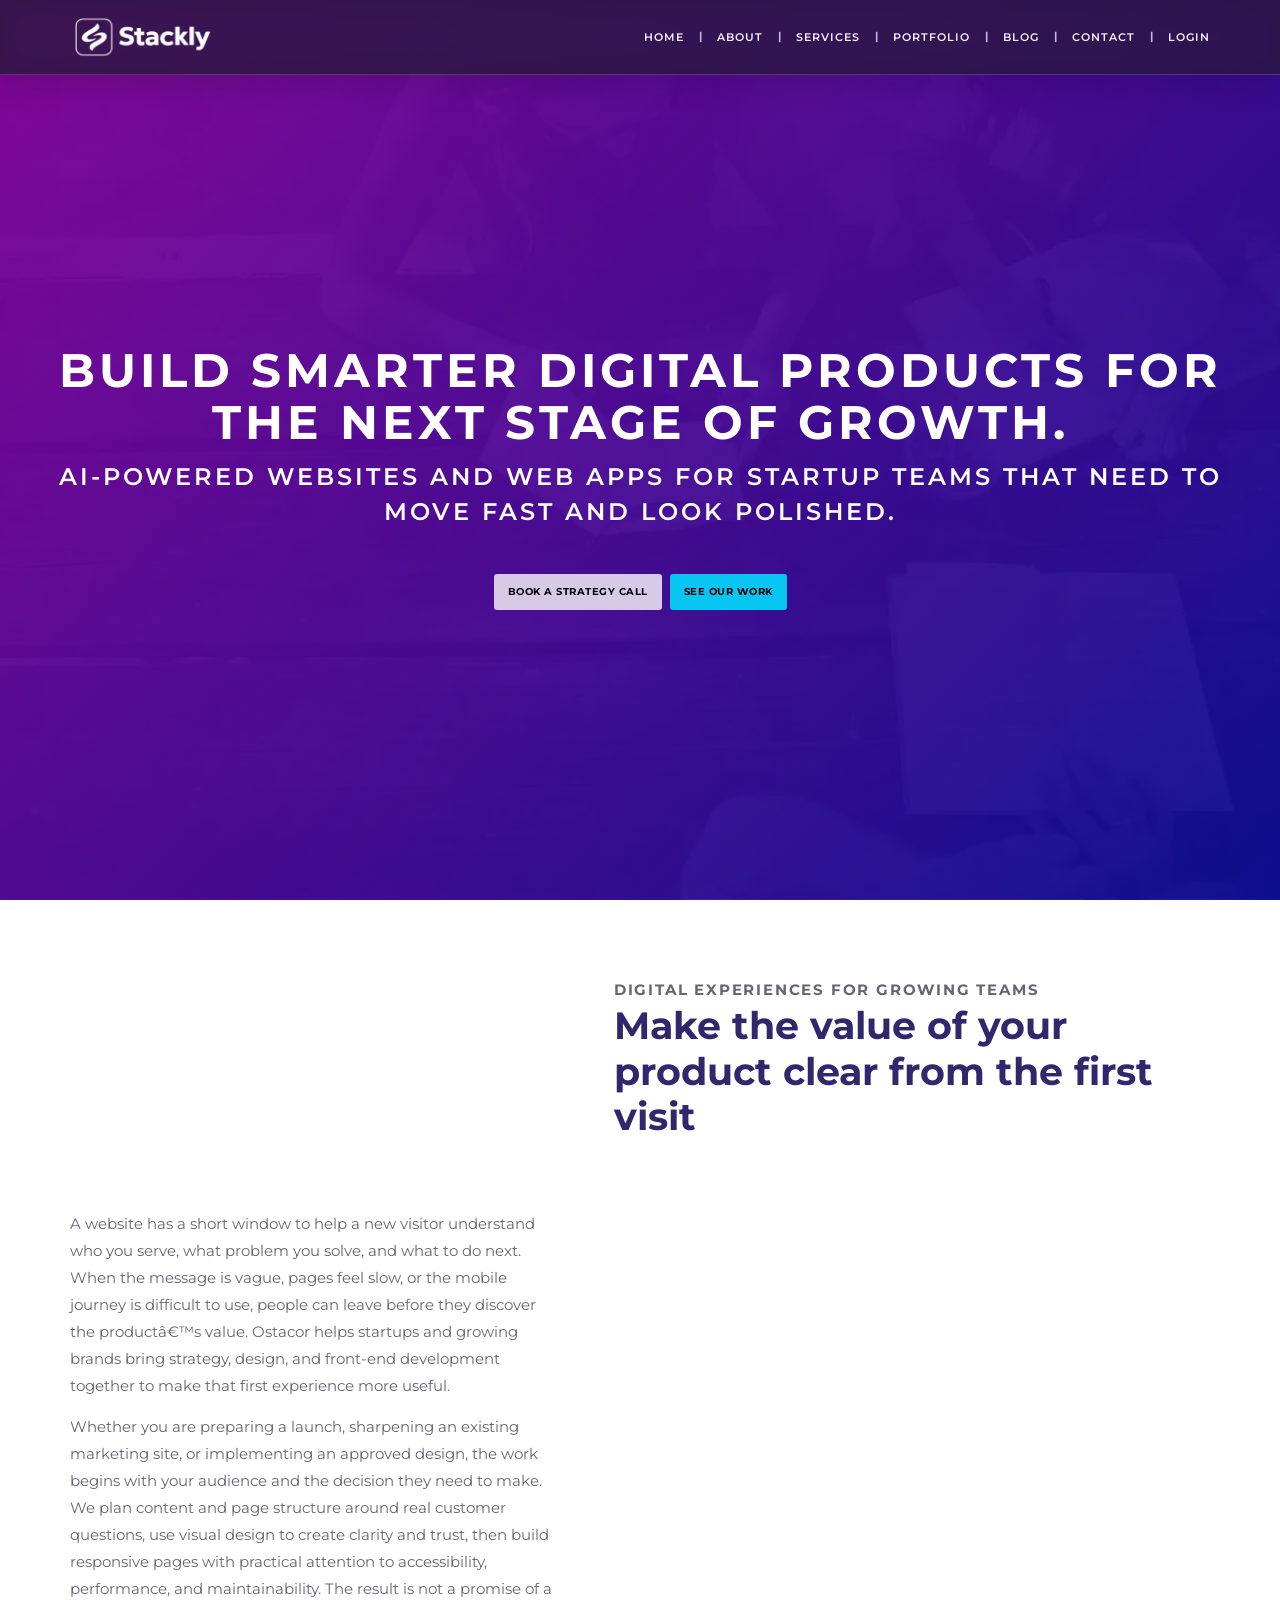
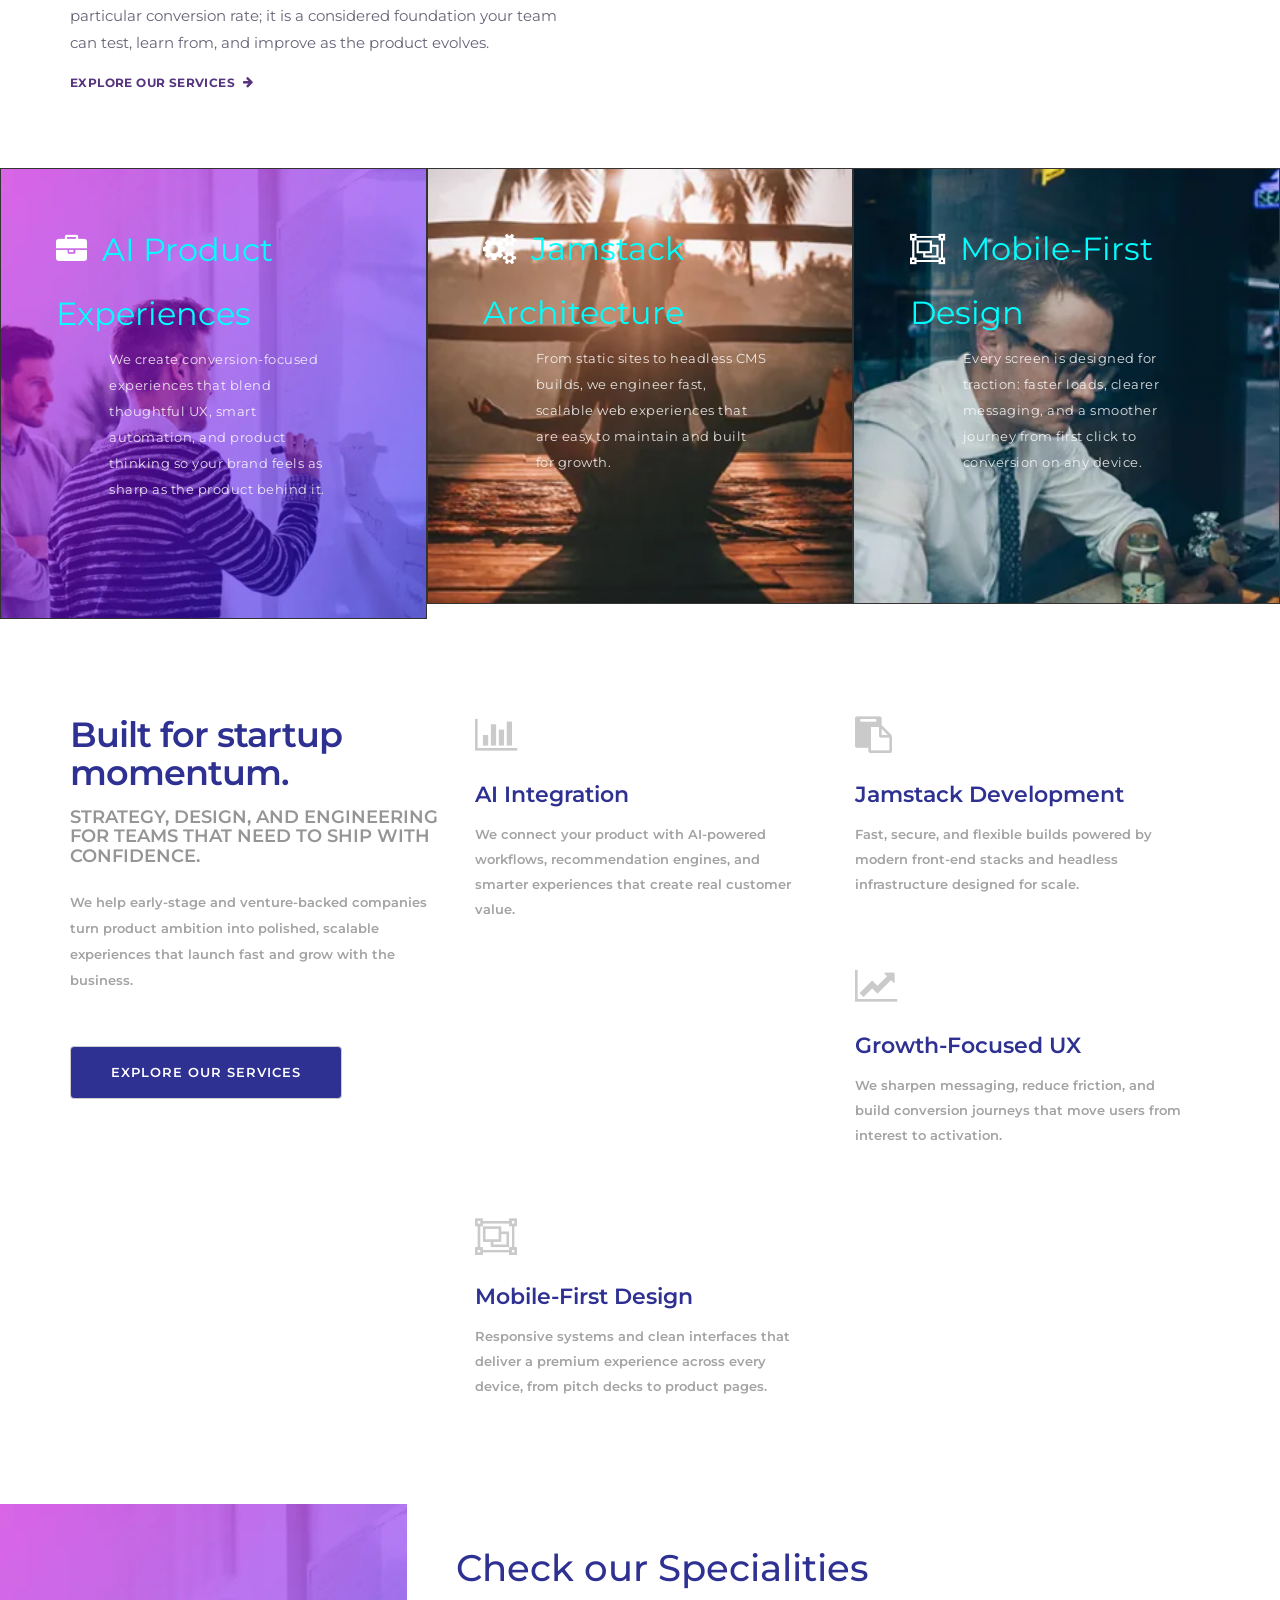
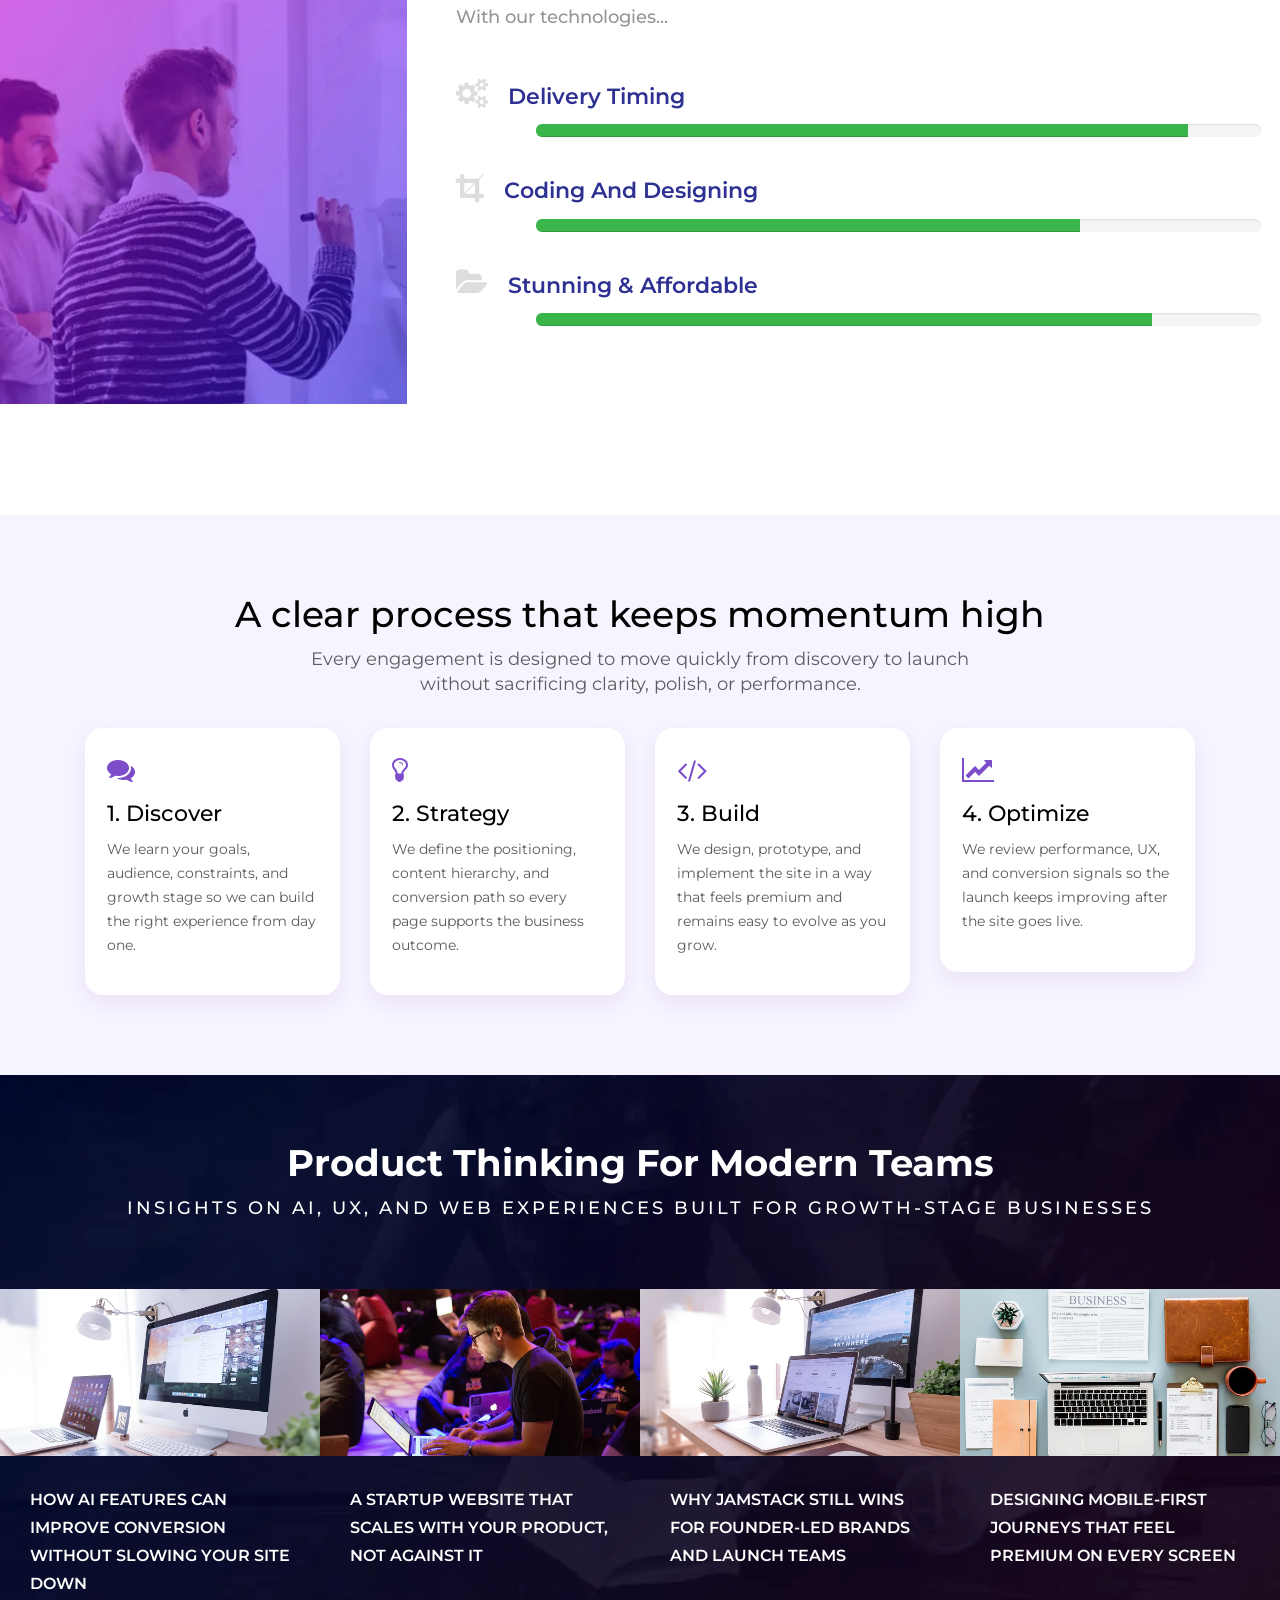
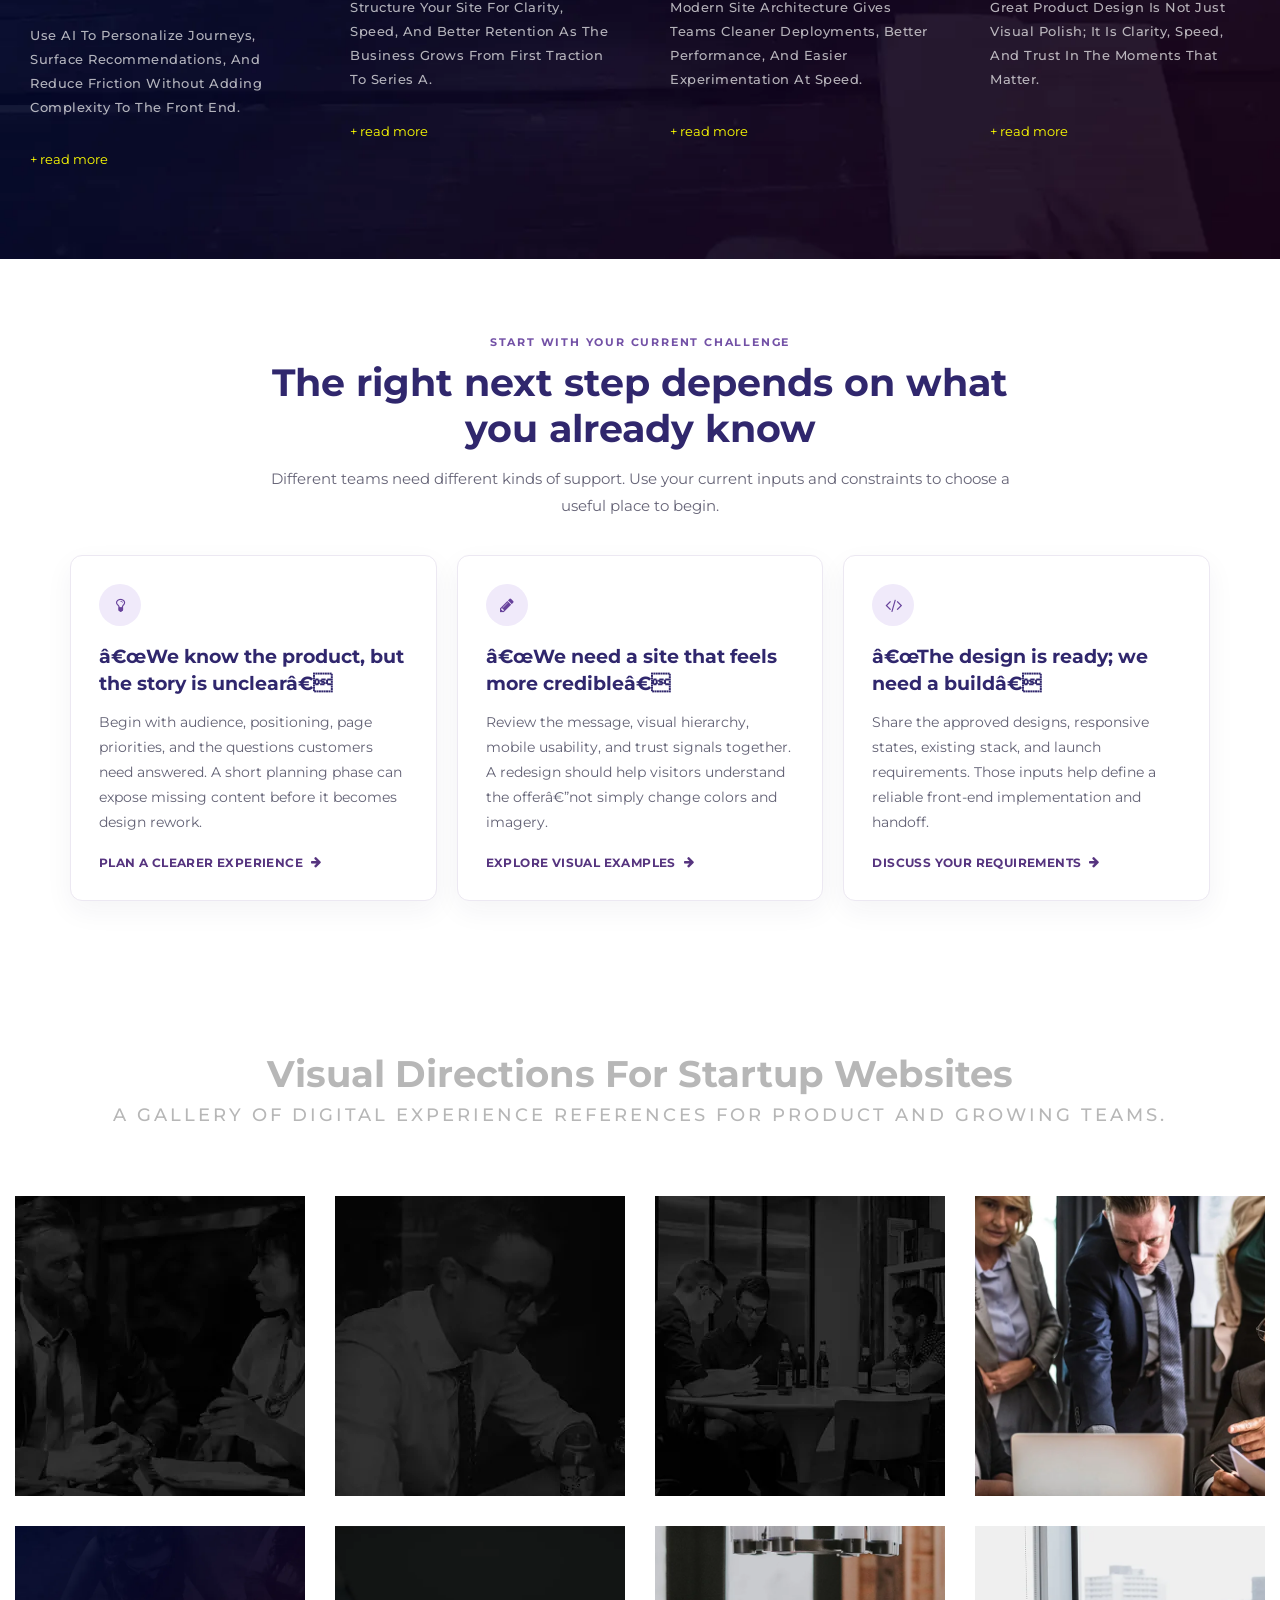
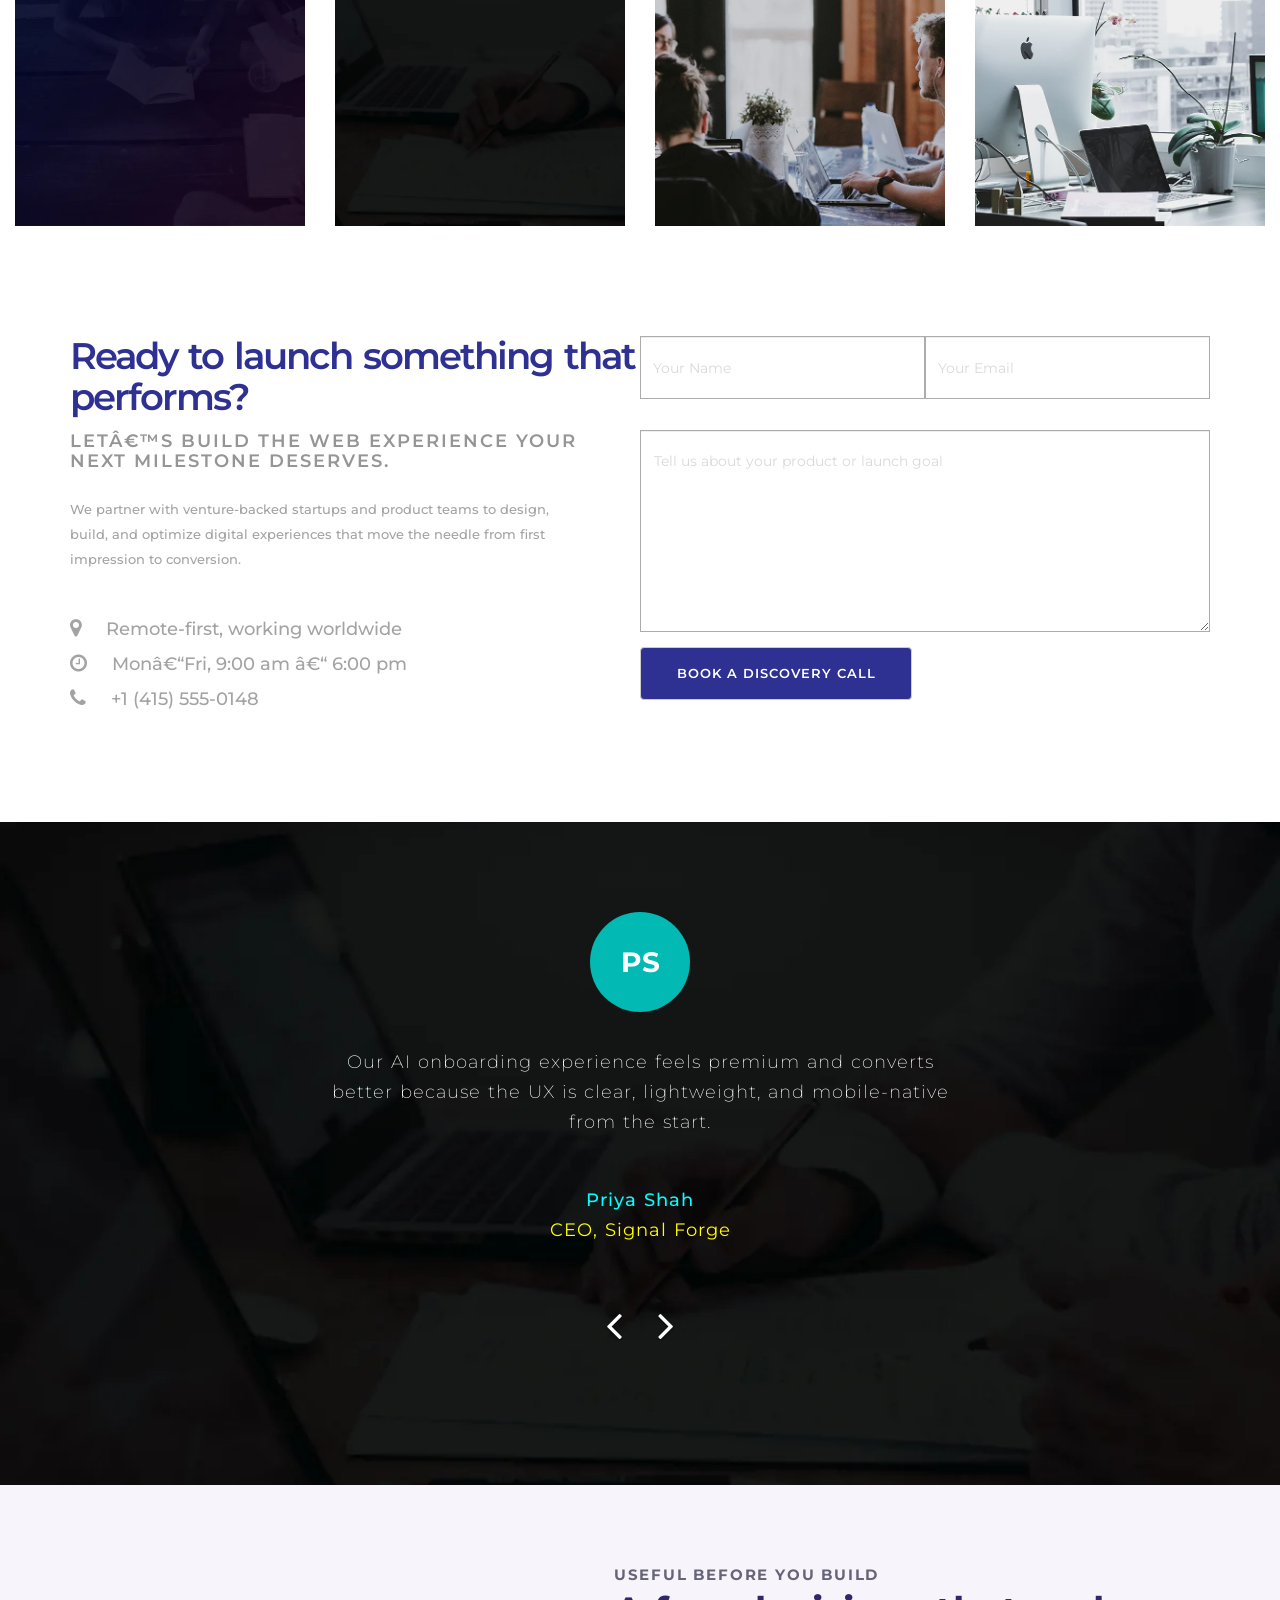
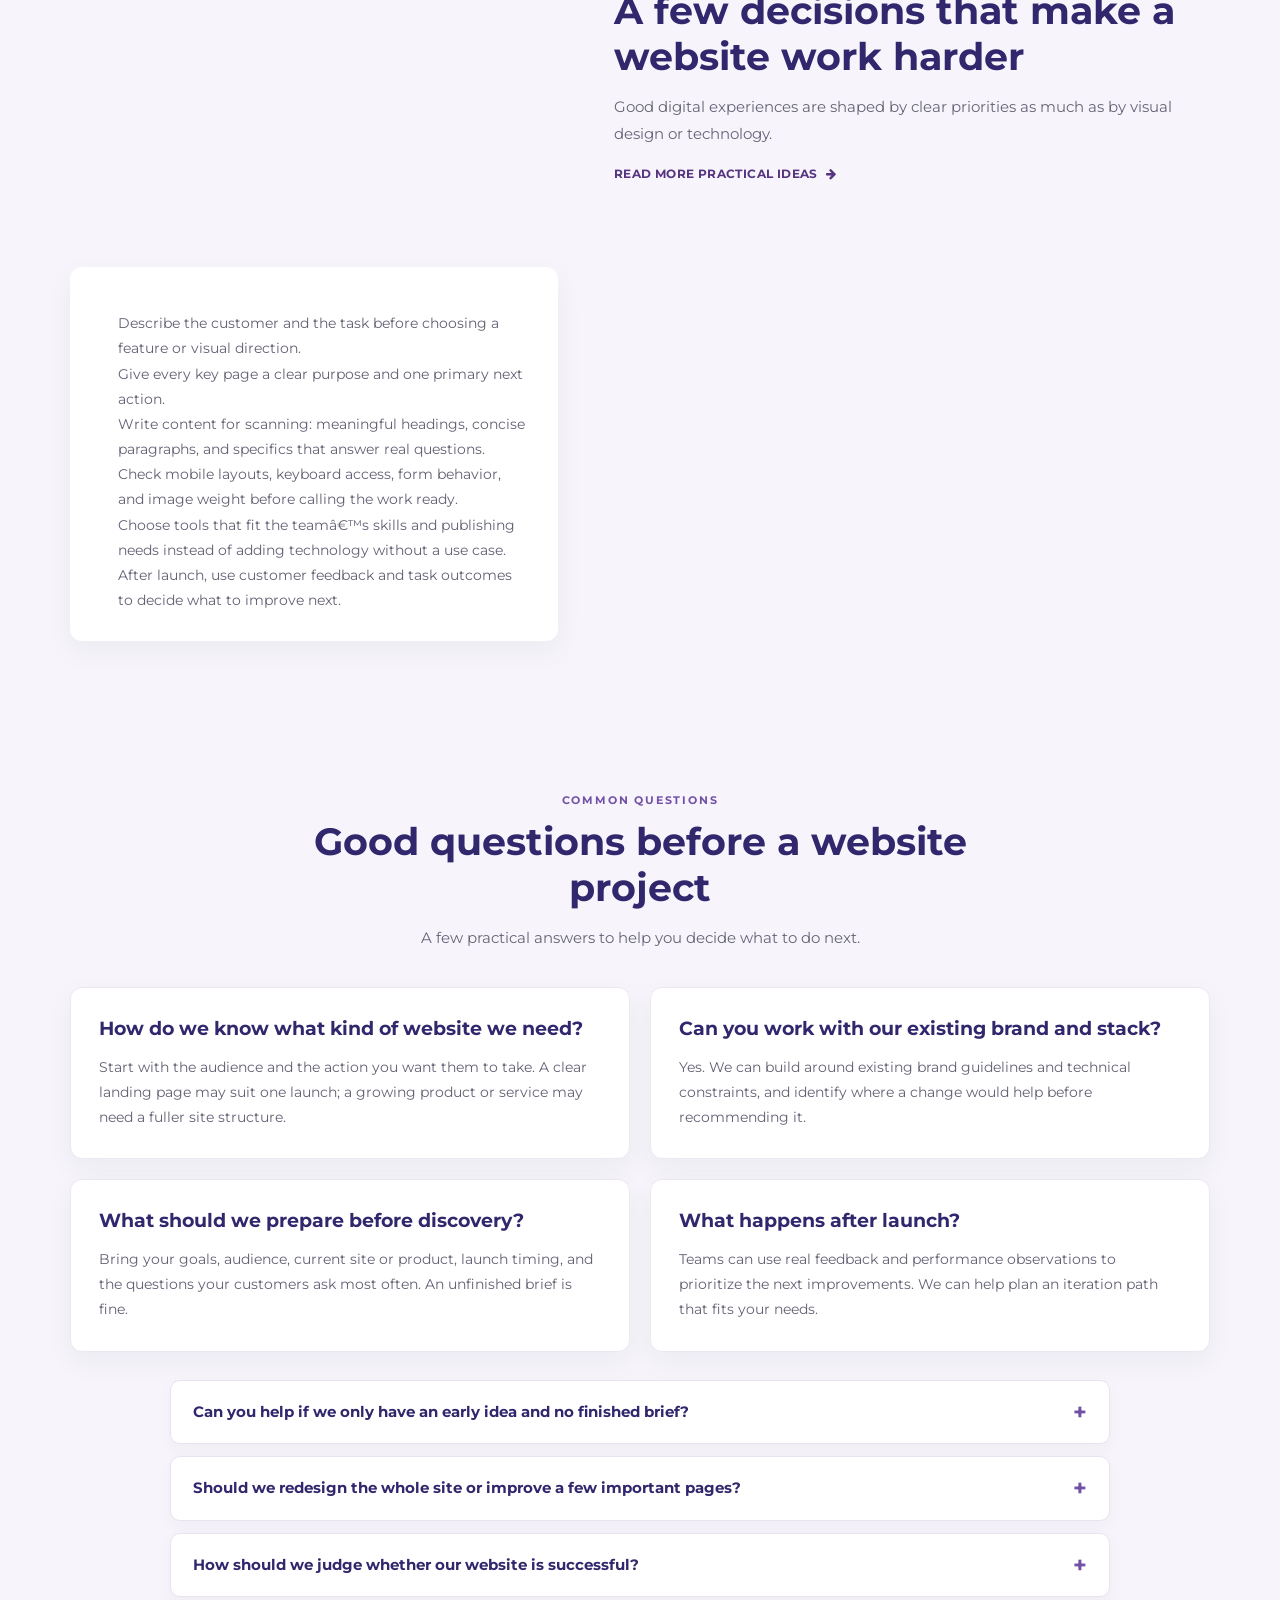
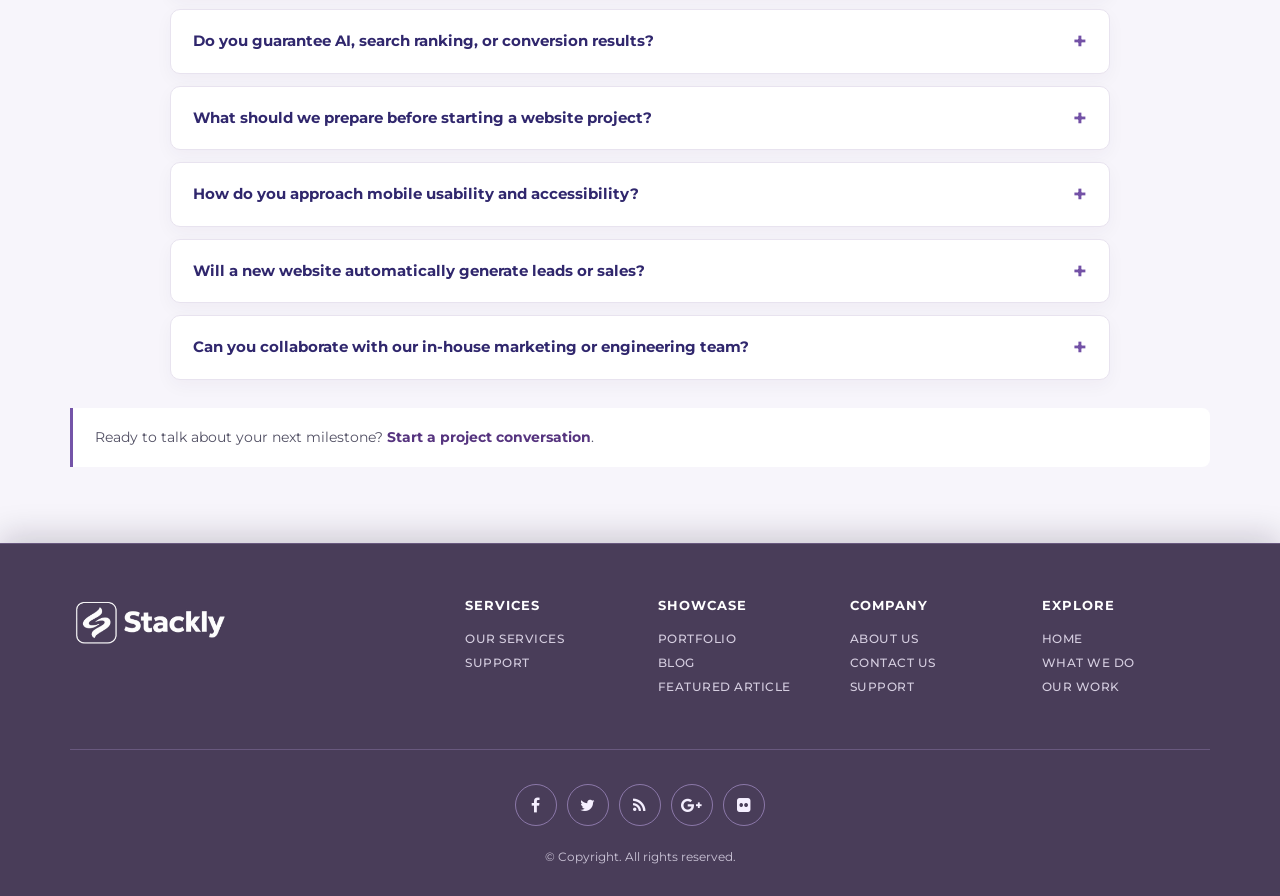
<file: index.html>
﻿<!DOCTYPE html>
<html lang="en">
  <head>
   <!-- Meta Tags -->
    <meta charset="utf-8">
    <meta http-equiv="X-UA-Compatible" content="IE=edge">
    <meta name="description" content="Ostacor helps startup and growing teams plan, design, and build clear, responsive digital experiences for their customers.">
    <meta name="keywords" content="HTML,CSS,JavaScript,jquery">
    <meta name="author" content="">
    <meta name="viewport" content="width=device-width, initial-scale=1">
         
          <title>Ostacor | Website Design and Development</title>
          <!-- bootstrap -->
          <link href="css/bootstrap.min.css" rel="stylesheet">
          <!-- Custom CSS: custom Styles -->
          <link href="css/animate.css" rel="stylesheet">
          <link href="css/viewbox.css" rel="stylesheet">
          <link href="css/main.css" rel="stylesheet">

          <!-- Google Font and font-awesome -->
          <link href="https://cdnjs.cloudflare.com/ajax/libs/font-awesome/4.7.0/css/font-awesome.css" rel="stylesheet">
          <link href="https://fonts.googleapis.com/css?family=Montserrat:100,100i,200,300,400,400i,500,500i,600,700,900" rel="stylesheet">
                
          <!-- HTML5 shim and Respond.js for IE8 support of HTML5 elements and media queries -->
          <!-- WARNING: Respond.js doesn't work if you view the page via file:// -->
          <!--[if lt IE 9]>
           
            <script src="https://oss.maxcdn.com/html5shiv/3.7.3/html5shiv.min.js"></script>
            <script src="https://oss.maxcdn.com/respond/1.4.2/respond.min.js"></script>
          <![endif]-->
  </head>
  
<!-- Body Start-->
<body>
<!-- Navbar Start-->
    <!-- Navigation -->
    <nav class="navbar navbar-inverse navbar-fixed-top">
        <div class="container">
            <!-- Brand -->
            <div class="navbar-header">
                <button type="button" class="navbar-toggle collapsed" data-toggle="collapse" data-target="#navbar-collapse" aria-expanded="false">
                    <span class="sr-only">Toggle navigation</span>
                    <span class="icon-bar"></span>
                    <span class="icon-bar"></span>
                    <span class="icon-bar"></span>
                </button>
                <a class="navbar-brand" href="index.html"><img src="images/stackly-logo.webp" alt="Stackly home"></a>
            </div>
            <div class="collapse navbar-collapse" id="navbar-collapse">
                <!-- Nav links -->
                <ul class="nav navbar-nav navbar-right">
                   <li><a href="index.html">home</a></li>
                   <li class="hidden-xs">|</li>
                   <li><a href="about.html">About</a></li>
                   <li class="hidden-xs">|</li>
                   <li><a href="services.html">services</a></li>
                   <li class="hidden-xs">|</li>
                   <li><a href="portfolio.html">portfolio</a></li>
                   <li class="hidden-xs">|</li>
                   <li><a href="blog.html">Blog</a></li>
                   <li class="hidden-xs">|</li>
                   <li><a href="contact.html">contact</a></li>
                   <li class="hidden-xs">|</li>
                   <li class="auth-nav-login"><a href="login.html">Login</a></li>
                </ul>
            </div>
        </div>
    </nav>
<!-- Navbar Ended-->

<!-- Jumbotron Start-->
<div class="text-center banner">
  <video class="banner-video" autoplay muted loop playsinline preload="none" poster="images/banner-team.webp" data-desktop-src="images/hero-home.mp4" data-mobile-src="images/hero-mobile-home.mp4" aria-hidden="true"></video>
  <div class="gradient"></div>
        <div class="row">
            <div class="col-md-12">
                <h1 data-aos="fade-down" data-aos-easing="linear" data-aos-duration="600">Build smarter digital products for the next stage of growth.</h1>
                <p data-aos="fade-down" data-aos-easing="linear" data-aos-duration="600">AI-powered websites and web apps for startup teams that need to move fast and look polished.</p>
                <p class="banner-actions"><a href="contact.html#contact" class="btn btn-primary" role="button" data-aos="fade-right" data-aos-duration="900" data-aos-delay="200">Book a strategy call</a>
                <a href="portfolio.html" class="btn btn-success" role="button" data-aos="fade-left" data-aos-duration="900" data-aos-delay="400">See our work</a></p>
            </div>
        </div>
</div>
<!-- Jumbotron Ended -->

<section class="editorial-section home-introduction" aria-labelledby="home-introduction-title">
  <div class="container editorial-split">
    <div>
      <p class="editorial-eyebrow">Digital experiences for growing teams</p>
      <h2 id="home-introduction-title">Make the value of your product clear from the first visit</h2>
    </div>
    <div class="editorial-copy">
      <p>A website has a short window to help a new visitor understand who you serve, what problem you solve, and what to do next. When the message is vague, pages feel slow, or the mobile journey is difficult to use, people can leave before they discover the productâ€™s value. Ostacor helps startups and growing brands bring strategy, design, and front-end development together to make that first experience more useful.</p>
      <p>Whether you are preparing a launch, sharpening an existing marketing site, or implementing an approved design, the work begins with your audience and the decision they need to make. We plan content and page structure around real customer questions, use visual design to create clarity and trust, then build responsive pages with practical attention to accessibility, performance, and maintainability. The result is not a promise of a particular conversion rate; it is a considered foundation your team can test, learn from, and improve as the product evolves.</p>
      <a class="editorial-link" href="services.html">Explore our services <i class="fa fa-arrow-right" aria-hidden="true"></i></a>
    </div>
  </div>
</section>

<!-- About SEction Start -->
<section class="about">
    <div class="row">
        <div class="col-lg-4 col-md-4 col-sm-4 col-xs-12 col">
          <div class="item">
           <img src="images/specialities.webp" alt="Product team collaborating around a whiteboard" style="width:100%;">
           <div class="text-block">
              <i class="fa fa-briefcase" aria-hidden="true"></i><a href="services.html#services"><span>AI Product Experiences</span></a>
              <div class="inner-contant">
               <p>We create conversion-focused experiences that blend thoughtful UX, smart automation, and product thinking so your brand feels as sharp as the product behind it.</p>
              </div>
           </div>
          </div>
        </div>
        <div class="col-lg-4 col-md-4 col-sm-4 col-xs-12 col">
          <div class="item">
           <img src="images/team-3.webp" alt="Developer working on a laptop" style="width:100%;">
           <div class="text-block">
              <i class="fa fa-cogs" aria-hidden="true"></i><a href="services.html#services"><span>Jamstack Architecture</span></a>
              <div class="inner-contant">
               <p>From static sites to headless CMS builds, we engineer fast, scalable web experiences that are easy to maintain and built for growth.</p>
              </div>
           </div>
          </div>
        </div>
        <div class="col-lg-4 col-md-4 col-sm-4 col-xs-12 col">
          <div class="item">
           <img src="images/team-2.webp" alt="Mobile phone and laptop used together for responsive design" style="width:100%;">
           <div class="text-block">
              <i class="fa fa-object-group" aria-hidden="true"></i><a href="services.html#services"><span>Mobile-First Design</span></a>
              <div class="inner-contant">
               <p>Every screen is designed for traction: faster loads, clearer messaging, and a smoother journey from first click to conversion on any device.</p>
              </div>
           </div>
          </div>
        </div>
    </div>
</section>
<!-- About Section Ended -->

<!-- Technologies Section Start -->
<div class="technologies">
  <div class="container">
      <div class="row">
          <div class="col-xs-12 co-sm-12 col-md-4 col-lg-4 col">
            <div class="view-technologie" data-aos="fade-left" data-aos-duration="1000">
               <h2>Built for startup momentum.</h2>
               <h4>Strategy, design, and engineering for teams that need to ship with confidence.</h4>
               <p>We help early-stage and venture-backed companies turn product ambition into polished, scalable experiences that launch fast and grow with the business.</p>
               <a class="btn btn-default pull-left" href="services.html#services" role="button">Explore our services</a>
            </div>
          </div>
          <div class="col-lg-4 col-md-4 col-sm-6 col-xs-12 col">
            <div class="technologie" data-aos="fade-left" data-aos-duration="1000">
              <i class="fa fa-bar-chart" aria-hidden="true"></i>
              <h3>AI Integration</h3>
              <p>We connect your product with AI-powered workflows, recommendation engines, and smarter experiences that create real customer value.</p>
            </div>
          </div>
          <div class="col-lg-4 col-md-4 col-sm-6 col-xs-12 col">
            <div class="technologie" data-aos="fade-left" data-aos-duration="2000">
              <i class="fa fa-clipboard" aria-hidden="true"></i>
              <h3>Jamstack Development</h3>
              <p>Fast, secure, and flexible builds powered by modern front-end stacks and headless infrastructure designed for scale.</p>
            </div>
          </div>
          <div class="col-lg-4 col-md-4 col-sm-6 col-xs-12 col">
            <div class="technologie" data-aos="fade-left" data-aos-duration="1000">
              <i class="fa fa-line-chart" aria-hidden="true"></i>
              <h3>Growth-Focused UX</h3>
              <p>We sharpen messaging, reduce friction, and build conversion journeys that move users from interest to activation.</p>
            </div>
          </div>
          <div class="col-lg-4 col-md-4 col-sm-6 col-xs-12 col">
            <div class="technologie" data-aos="fade-left" data-aos-duration="2000">
              <i class="fa fa-object-group" aria-hidden="true"></i>
              <h3>Mobile-First Design</h3>
              <p>Responsive systems and clean interfaces that deliver a premium experience across every device, from pitch decks to product pages.</p>
            </div>
          </div>
      </div>
  </div>
</div>
<!-- Technologies Section Ended -->

<!-- Specialities Section Start -->
<section class="specialities">
      <div class="row">
         <div class="col-xs-12 col-sm-5 col-md-4">
          <div class="image"></div>
         </div>
        <div class="col-xs-12 col-sm-7 col-md-8 inner-content">
               <div class="part">
                <h2>Check our Specialities</h2>
                <h4>With our technologies...</h4>
                   <div class="specialitie">
                     <h3><a><i class="fa fa-cogs" aria-hidden="true"></i>Delivery Timing</a></h3>
                     <div class="progress">
                        <div class="progress-bar" role="progressbar" aria-valuenow="90" aria-valuemin="0" aria-valuemax="100" style="width:90%">
                        </div>
                     </div>
                  </div>
                   <div class="specialitie">
                     <h3><a><i class="fa fa-crop" aria-hidden="true"></i>Coding And Designing</a></h3>
                     <div class="progress">
                        <div class="progress-bar" role="progressbar" aria-valuenow="75" aria-valuemin="0" aria-valuemax="100" style="width:75%">
                        </div>
                     </div>   
                  </div>
                   <div class="specialitie">
                     <h3><a><i class="fa fa-folder-open" aria-hidden="true"></i>Stunning &amp; Affordable</a></h3>
                     <div class="progress">
                        <div class="progress-bar" role="progressbar" aria-valuenow="85" aria-valuemin="0" aria-valuemax="100" style="width:85%">
                        </div>
                     </div>
                  </div>
             </div>
        </div>
      </div>
</section>
<!-- Specialities Section Ended-->

<section class="process" style="padding: 80px 0; background: #f7f3ff;">
  <div class="container">
    <div class="row text-center" style="margin-bottom: 30px;">
      <div class="col-md-12">
        <h2 style="font-size: 36px; margin-bottom: 12px;">A clear process that keeps momentum high</h2>
        <p style="font-size: 18px; color: #5d5d5d; max-width: 700px; margin: 0 auto;">Every engagement is designed to move quickly from discovery to launch without sacrificing clarity, polish, or performance.</p>
      </div>
    </div>
    <div class="row">
      <div class="col-md-3 col-sm-6 col-xs-12" data-aos="fade-up" data-aos-duration="500">
        <div style="background: #fff; padding: 28px 22px; border-radius: 18px; box-shadow: 0 8px 20px rgba(86,52,127,0.08); height: 100%;">
          <i class="fa fa-comments" aria-hidden="true" style="font-size: 28px; color: #7c4dcb; margin-bottom: 18px;"></i>
          <h3 style="font-size: 22px; margin-bottom: 12px;">1. Discover</h3>
          <p style="color: #5b5b5b; line-height: 1.7;">We learn your goals, audience, constraints, and growth stage so we can build the right experience from day one.</p>
        </div>
      </div>
      <div class="col-md-3 col-sm-6 col-xs-12" data-aos="fade-up" data-aos-duration="700" data-aos-delay="150">
        <div style="background: #fff; padding: 28px 22px; border-radius: 18px; box-shadow: 0 8px 20px rgba(86,52,127,0.08); height: 100%;">
          <i class="fa fa-lightbulb-o" aria-hidden="true" style="font-size: 28px; color: #7c4dcb; margin-bottom: 18px;"></i>
          <h3 style="font-size: 22px; margin-bottom: 12px;">2. Strategy</h3>
          <p style="color: #5b5b5b; line-height: 1.7;">We define the positioning, content hierarchy, and conversion path so every page supports the business outcome.</p>
        </div>
      </div>
      <div class="col-md-3 col-sm-6 col-xs-12" data-aos="fade-up" data-aos-duration="900" data-aos-delay="300">
        <div style="background: #fff; padding: 28px 22px; border-radius: 18px; box-shadow: 0 8px 20px rgba(86,52,127,0.08); height: 100%;">
          <i class="fa fa-code" aria-hidden="true" style="font-size: 28px; color: #7c4dcb; margin-bottom: 18px;"></i>
          <h3 style="font-size: 22px; margin-bottom: 12px;">3. Build</h3>
          <p style="color: #5b5b5b; line-height: 1.7;">We design, prototype, and implement the site in a way that feels premium and remains easy to evolve as you grow.</p>
        </div>
      </div>
      <div class="col-md-3 col-sm-6 col-xs-12" data-aos="fade-up" data-aos-duration="1100" data-aos-delay="450">
        <div style="background: #fff; padding: 28px 22px; border-radius: 18px; box-shadow: 0 8px 20px rgba(86,52,127,0.08); height: 100%;">
          <i class="fa fa-line-chart" aria-hidden="true" style="font-size: 28px; color: #7c4dcb; margin-bottom: 18px;"></i>
          <h3 style="font-size: 22px; margin-bottom: 12px;">4. Optimize</h3>
          <p style="color: #5b5b5b; line-height: 1.7;">We review performance, UX, and conversion signals so the launch keeps improving after the site goes live.</p>
        </div>
      </div>
    </div>
  </div>
</section>

<!-- Team Section Start -->
<section class="team">
        <h4>Product thinking for modern teams</h4>
        <h6>Insights on AI, UX, and web experiences built for growth-stage businesses</h6>
          <div class="row">
              <div class="col-lg-3 col-md-3 col-sm-6 col-xs-12 col" data-aos="fade-up" data-aos-easing="linear" data-aos-duration="500">
                   <a href="blog_single.html"><img src="images/Portfolio-1.webp" class="img-responsive" alt="Technology workspace for an AI-powered web experience"></a>
                 <div class="inner-contant">
                   <h3><a href="blog_single.html">How AI features can improve conversion without slowing your site down</a></h3>
                   <h5>Use AI to personalize journeys, surface recommendations, and reduce friction without adding complexity to the front end.</h5>
                   <p><a href="blog_single.html">+ read more</a></p>
                 </div>
              </div>
              <div class="col-lg-3 col-md-3 col-sm-6 col-xs-12 col" data-aos="fade-up" data-aos-easing="linear" data-aos-duration="500" data-aos-delay="500">
                  <a href="blog_single.html"><img src="images/Portfolio-2.webp" class="img-responsive" alt="Founder working on a growing startup website"></a>
                <div class="inner-contant">
                  <h3><a href="blog_single.html">A startup website that scales with your product, not against it</a></h3>
                  <h5>Structure your site for clarity, speed, and better retention as the business grows from first traction to series A.</h5>
                  <p><a href="blog_single.html">+ read more</a></p>
                </div>
              </div>
              <div class="col-lg-3 col-md-3 col-sm-6 col-xs-12 col" data-aos="fade-up" data-aos-easing="linear" data-aos-duration="500" data-aos-delay="1000">
                  <a href="blog_single.html"><img src="images/Portfolio-3.webp" class="img-responsive" alt="Developer building a modern web experience"></a>
                <div class="inner-contant">
                <h3><a href="blog_single.html">Why Jamstack still wins for founder-led brands and launch teams</a></h3>
                <h5>Modern site architecture gives teams cleaner deployments, better performance, and easier experimentation at speed.</h5>
                <p><a href="blog_single.html">+ read more</a></p>
                </div>
              </div>
              <div class="col-lg-3 col-md-3 col-sm-6 col-xs-12 col" data-aos="fade-up" data-aos-easing="linear" data-aos-duration="500" data-aos-delay="1500">
                  <a href="blog_single.html"><img src="images/Portfolio-5.webp" class="img-responsive" alt="Mobile device and planning materials on a workspace"></a>
                <div class="inner-contant">
                <h3><a href="blog_single.html">Designing mobile-first journeys that feel premium on every screen</a></h3>
                <h5>Great product design is not just visual polish; it is clarity, speed, and trust in the moments that matter.</h5>
                <p><a href="blog_single.html">+ read more</a></p>
                </div>
              </div>
          </div>
</section>
<!-- Team Ended -->

<section class="editorial-section home-project-fit" aria-labelledby="home-project-fit-title">
  <div class="container">
    <div class="editorial-heading">
      <p class="editorial-eyebrow">Start with your current challenge</p>
      <h2 id="home-project-fit-title">The right next step depends on what you already know</h2>
      <p>Different teams need different kinds of support. Use your current inputs and constraints to choose a useful place to begin.</p>
    </div>
    <div class="editorial-grid editorial-grid--three">
      <article class="editorial-card">
        <span class="editorial-card-icon"><i class="fa fa-lightbulb-o" aria-hidden="true"></i></span>
        <h3>â€œWe know the product, but the story is unclearâ€</h3>
        <p>Begin with audience, positioning, page priorities, and the questions customers need answered. A short planning phase can expose missing content before it becomes design rework.</p>
        <a class="editorial-link" href="services.html">Plan a clearer experience <i class="fa fa-arrow-right" aria-hidden="true"></i></a>
      </article>
      <article class="editorial-card">
        <span class="editorial-card-icon"><i class="fa fa-pencil" aria-hidden="true"></i></span>
        <h3>â€œWe need a site that feels more credibleâ€</h3>
        <p>Review the message, visual hierarchy, mobile usability, and trust signals together. A redesign should help visitors understand the offerâ€”not simply change colors and imagery.</p>
        <a class="editorial-link" href="portfolio.html">Explore visual examples <i class="fa fa-arrow-right" aria-hidden="true"></i></a>
      </article>
      <article class="editorial-card">
        <span class="editorial-card-icon"><i class="fa fa-code" aria-hidden="true"></i></span>
        <h3>â€œThe design is ready; we need a buildâ€</h3>
        <p>Share the approved designs, responsive states, existing stack, and launch requirements. Those inputs help define a reliable front-end implementation and handoff.</p>
        <a class="editorial-link" href="contact.html#contact">Discuss your requirements <i class="fa fa-arrow-right" aria-hidden="true"></i></a>
      </article>
    </div>
  </div>
</section>

<!-- Services Start -->
<section class="services">
       <h3>Visual directions for startup websites</h3>
       <h4>A gallery of digital experience references for product and growing teams.</h4>
			<div class="row" data-aos="fade-right" data-aos-anchor-placement="bottom-bottom" data-aos-duration="1000">
				<div class="col-xs-12 col-sm-6 col-md-3">
					<a href="images/image-1.webp" class="thumbnail">
						<img src="images/image-1.webp" alt="Small team collaborating around a project table">
					         <div class="overlay">
                           <div class="icon"><i class="fa fa-search" aria-hidden="true"></i><span>View image</span></div>
                         </div>
					</a>
				</div>
				<div class="col-xs-12 col-sm-6 col-md-3">
					<a href="images/image-2.webp" class="thumbnail">
						<img src="images/image-2.webp" alt="Product planning conversation between colleagues">
					         <div class="overlay">
                           <div class="icon"><i class="fa fa-search" aria-hidden="true"></i><span>View image</span></div>
                         </div>
					</a>
				</div>
				<div class="col-xs-12 col-sm-6 col-md-3">
					<a href="images/image-3.webp" class="thumbnail">
						<img src="images/image-3.webp" alt="Developer working at a laptop">
					         <div class="overlay">
                           <div class="icon"><i class="fa fa-search" aria-hidden="true"></i><span>View image</span></div>
                         </div>
					</a>
				</div>
				<div class="col-xs-12 col-sm-6 col-md-3">
					<a href="images/banner.webp" class="thumbnail">
						<img src="images/banner.webp" alt="Team reviewing a website together">
					         <div class="overlay">
                           <div class="icon"><i class="fa fa-search" aria-hidden="true"></i><span>View image</span></div>
                         </div>
					</a>
				</div>
			</div>
			<div class="row" data-aos="fade-left" data-aos-anchor-placement="bottom-bottom" data-aos-duration="1000">
				<div class="col-xs-12 col-sm-6 col-md-3">
					<a href="images/banner-team.webp" class="thumbnail">
						<img src="images/banner-team.webp" alt="Team working together on project plans">
					         <div class="overlay">
                           <div class="icon"><i class="fa fa-search" aria-hidden="true"></i><span>View image</span></div>
                         </div>
					</a>
				</div>
				<div class="col-xs-12 col-sm-6 col-md-3">
					<a href="images/banner-customers.webp" class="thumbnail">
						<img src="images/banner-customers.webp" alt="Customer-focused digital work session">
					         <div class="overlay">
                           <div class="icon"><i class="fa fa-search" aria-hidden="true"></i><span>View image</span></div>
                         </div>
					</a>
				</div>
				<div class="col-xs-12 col-sm-6 col-md-3">
					<a href="images/Portfolio-7.webp" class="thumbnail">
						<img src="images/Portfolio-7.webp" alt="Business planning materials and laptop">
					         <div class="overlay">
                           <div class="icon"><i class="fa fa-search" aria-hidden="true"></i><span>View image</span></div>
                         </div>
					</a>
				</div>
				<div class="col-xs-12 col-sm-6 col-md-3">
					<a href="images/Portfolio-8.webp" class="thumbnail">
						<img src="images/Portfolio-8.webp" alt="Project team reviewing product decisions">
					         <div class="overlay">
                           <div class="icon"><i class="fa fa-search" aria-hidden="true"></i><span>View image</span></div>
                         </div>
					</a>
				</div>
			</div>
</section>
<!-- Services Ended-->

<!-- Contact Section Start -->
<section class="contact">
<div class="container">
  <div class="row">
    <div class="col-sm-6 col" data-aos="fade-right" data-aos-anchor-placement="bottom-bottom" data-aos-duration="1000">
         <h3>Ready to launch something that performs?</h3>
         <h4>Letâ€™s build the web experience your next milestone deserves.</h4>
         <p>We partner with venture-backed startups and product teams to design, build, and optimize digital experiences that move the needle from first impression to conversion.</p>
    <address>
         <p><i class="fa fa-map-marker" aria-hidden="true"></i> Remote-first, working worldwide</p>
         <p><i class="fa fa-clock-o" aria-hidden="true"><span></span></i> Monâ€“Fri, 9:00 am â€“ 6:00 pm</p>
         <p><i class="fa fa-phone" aria-hidden="true"></i> +1 (415) 555-0148</p>
     </address>
    </div>
    <form>
    <div class="col-sm-6 col">
      <div class="row" data-aos="fade-left" data-aos-anchor-placement="bottom-bottom" data-aos-duration="1000">
        <div class="col-sm-6 col form-group">
          <input class="form-control" placeholder="Your Name" type="text" required />
        </div>
        <div class="col-sm-6 col form-group">
          <input class="form-control" placeholder="Your Email" type="email" required />
        </div>
      </div>
      <textarea class="form-control" placeholder="Tell us about your product or launch goal" rows="8" required></textarea>
      <div class="row">
        <div class="col-sm-12 col form-group">
          <button type="submit" class="btn btn-default pull-left">Book a discovery call</button>
        </div>
      </div>
    </div>
    </form>
  </div>
</div>
</section>
<!-- Contact Section Ended -->

<!-- customer Section Start -->
<section class="customers">				
	<div class="container">
		<div class="row">
			<div class="col-md-8 col-md-offset-2">
				<div class="carousel slide" id="fade-quote-carousel">
				  <!-- Carousel items -->
				  <div class="carousel-inner" role="listbox">
				    <div class="item">
                            <span class="profile-initials" aria-hidden="true">AM</span>
				    	<blockquote>
				    		<p>Ostacor treated our launch like a product decision, not a design task. The result was more polished, faster, and easier to pitch to investors.<span class="name">Alicia Moreno</span><span class="city">Founder, Northstar Labs</span></p>
				    	</blockquote>
				    </div>
				    <div class="item">
                            <span class="profile-initials" aria-hidden="true">DB</span>
				    	<blockquote>
				    		<p>They understood the pressure of shipping for a startup. We got a cleaner site, stronger messaging, and a much sharper customer journey.<span class="name">Daniel Brooks</span><span class="city">VP Marketing, VantaFlow</span></p>
				    	</blockquote>
				    </div>
				    <div class="active item">
                            <span class="profile-initials" aria-hidden="true">PS</span>
				    	<blockquote>
				    		<p>Our AI onboarding experience feels premium and converts better because the UX is clear, lightweight, and mobile-native from the start.<span class="name">Priya Shah</span><span class="city">CEO, Signal Forge</span></p>
				    	</blockquote>
				    </div>
                    <div class="item">
                            <span class="profile-initials" aria-hidden="true">ML</span>
     					<blockquote>
						<p>They built something we could actually iterate on. The stack is fast, the design is clean, and the site helped us look credible from day one.<span class="name">Marcus Lee</span><span class="city">Product Lead, OrbitGrid</span></p>
					</blockquote>
				    </div>
                    <div class="item">
                            <span class="profile-initials" aria-hidden="true">SG</span>
     					<blockquote>
						<p>It felt like working with a product partner, not an outsourced vendor. They moved quickly, asked the right questions, and elevated the experience.<span class="name">Sara Gomez</span><span class="city">Co-founder, Dovetail AI</span></p>
					</blockquote>
				    </div>
                    <div class="item">
                            <span class="profile-initials" aria-hidden="true">EP</span>
     					<blockquote>
						<p>From the first call to the final launch, the team built a site that feels premium, loads fast, and supports our growth strategy.<span class="name">Ethan Park</span><span class="city">Founder, HollowOps</span></p>
					</blockquote>
				    </div>
				  </div>
                  <!-- Left and right controls -->
                  <a class="left carousel-control" href="#fade-quote-carousel" role="button" data-slide="prev">
                    <i class="fa fa-angle-left" aria-hidden="true"></i>
                    <span class="sr-only">Previous</span>
                  </a>
                  <a class="right carousel-control" href="#fade-quote-carousel" role="button" data-slide="next">
                    <i class="fa fa-angle-right" aria-hidden="true"></i>
                    <span class="sr-only">Next</span>
                  </a>
				</div>
			</div>							
		</div>
	</div>
</section>
<!-- customer Section Ended -->

<section class="editorial-section editorial-section--tint home-best-practices" aria-labelledby="home-practices-title">
  <div class="container editorial-split">
    <div>
      <p class="editorial-eyebrow">Useful before you build</p>
      <h2 id="home-practices-title">A few decisions that make a website work harder</h2>
      <p>Good digital experiences are shaped by clear priorities as much as by visual design or technology.</p>
      <a class="editorial-link" href="blog.html">Read more practical ideas <i class="fa fa-arrow-right" aria-hidden="true"></i></a>
    </div>
    <div class="editorial-contact-note">
      <ul class="editorial-checklist">
        <li>Describe the customer and the task before choosing a feature or visual direction.</li>
        <li>Give every key page a clear purpose and one primary next action.</li>
        <li>Write content for scanning: meaningful headings, concise paragraphs, and specifics that answer real questions.</li>
        <li>Check mobile layouts, keyboard access, form behavior, and image weight before calling the work ready.</li>
        <li>Choose tools that fit the teamâ€™s skills and publishing needs instead of adding technology without a use case.</li>
        <li>After launch, use customer feedback and task outcomes to decide what to improve next.</li>
      </ul>
    </div>
  </div>
</section>

<section class="editorial-section editorial-section--tint">
  <div class="container">
    <div class="editorial-heading">
      <p class="editorial-eyebrow">Common questions</p>
      <h2>Good questions before a website project</h2>
      <p>A few practical answers to help you decide what to do next.</p>
    </div>
    <div class="editorial-grid editorial-grid--two">
      <article class="editorial-card">
        <h3>How do we know what kind of website we need?</h3>
        <p>Start with the audience and the action you want them to take. A clear landing page may suit one launch; a growing product or service may need a fuller site structure.</p>
      </article>
      <article class="editorial-card">
        <h3>Can you work with our existing brand and stack?</h3>
        <p>Yes. We can build around existing brand guidelines and technical constraints, and identify where a change would help before recommending it.</p>
      </article>
      <article class="editorial-card">
        <h3>What should we prepare before discovery?</h3>
        <p>Bring your goals, audience, current site or product, launch timing, and the questions your customers ask most often. An unfinished brief is fine.</p>
      </article>
      <article class="editorial-card">
        <h3>What happens after launch?</h3>
        <p>Teams can use real feedback and performance observations to prioritize the next improvements. We can help plan an iteration path that fits your needs.</p>
      </article>
    </div>
    <div class="editorial-faq-list">
      <details class="editorial-faq-item">
        <summary>Can you help if we only have an early idea and no finished brief?</summary>
        <div class="editorial-faq-answer">
          <p>Yes. Start with what you know: who you hope to reach, what you are offering, what prompted the project, and what decision visitors should be able to make. Be open about assumptions that still need testing rather than presenting them as settled facts.</p>
          <p>The first conversation can identify which questions need answers before design or development is scoped. Existing customer conversations, sales material, product demos, and competitor examples can all help create a more grounded starting point.</p>
          <p>You can also bring an unfinished sitemap, a rough launch date, or examples of pages that feel clear and confusing. Those references help surface preferences and practical constraints, but they do not need to become a fixed template for your own experience.</p>
        </div>
      </details>
      <details class="editorial-faq-item">
        <summary>Should we redesign the whole site or improve a few important pages?</summary>
        <div class="editorial-faq-answer">
          <p>That depends on whether the problem is limited to a specific journey or built into the siteâ€™s wider structure, content, and technical foundation. A focused improvement may be appropriate when the audience and platform are clear and a few pages create the most friction.</p>
          <p>A broader redesign may be worth exploring when the offer, brand, navigation, and page templates no longer fit together. Reviewing the current experience and the changes you expect over the next year can help compare effort and ongoing maintenance.</p>
          <p>Before deciding, list the pages that create the most customer or team friction and check whether they share a structural problem. If the issue is isolated, a targeted update may be easier to review; if the same confusion appears throughout the site, planning a coherent system may be more useful.</p>
        </div>
      </details>
      <details class="editorial-faq-item">
        <summary>How should we judge whether our website is successful?</summary>
        <div class="editorial-faq-answer">
          <p>Choose measures that reflect what the site should help people do. Depending on the business, that could include qualified inquiries, successful sign-ups, completion of a key task, or fewer repeated questions during a sales conversation. Page views alone rarely explain whether the experience is useful.</p>
          <p>Set a baseline where possible and interpret results alongside customer feedback, traffic sources, and changes elsewhere in the business. Outcomes also depend on the offer, audience, traffic quality, and follow-up process.</p>
          <p>Make sure tracking reflects user consent and your privacy obligations, and verify that events work before relying on a dashboard. When sample sizes are small, qualitative research and task observation can provide important context that a single metric cannot.</p>
        </div>
      </details>
      <details class="editorial-faq-item">
        <summary>Do you guarantee AI, search ranking, or conversion results?</summary>
        <div class="editorial-faq-answer">
          <p>No specific ranking, conversion rate, or business result should be guaranteed by design or development alone. Outcomes depend on the product, market, audience, offer, traffic, content, implementation, and how the experience is maintained.</p>
          <p>We can focus on a clear user journey, responsive implementation, sound technical foundations, and a plan for learning after launch. If considering AI, begin with a customer need and assess usefulness, privacy, accuracy, and fallback behavior before selecting a tool.</p>
          <p>Set realistic evaluation criteria with a baseline, a defined period, and a clear owner for reviewing results. If a feature affects high-impact decisions or handles sensitive information, involve appropriate domain, privacy, or security expertise before release.</p>
        </div>
      </details>
      <details class="editorial-faq-item">
        <summary>What should we prepare before starting a website project?</summary>
        <div class="editorial-faq-answer">
          <p>Start with the business goal, priority audience, current website or product, and the most important action you want a visitor to take. Note what prompted the project and which customer questions are hardest to answer today. An early draft or incomplete brief is still useful when assumptions are clearly marked.</p>
          <p>If available, gather brand guidelines, existing copy, analytics observations, customer feedback, design files, technical constraints, and a target launch window. Identify who can approve content and design decisions. These inputs help the team scope the work without requiring you to solve every strategic question in advance.</p>
          <p>Before a kickoff, also confirm who owns the domain and publishing access, and whether any third-party review is required. Knowing those dependencies early can prevent a finished design from waiting on an account or approval that was not part of the initial discussion.</p>
        </div>
      </details>
      <details class="editorial-faq-item">
        <summary>How do you approach mobile usability and accessibility?</summary>
        <div class="editorial-faq-answer">
          <p>Mobile and accessibility considerations belong in the page structure and implementation, not only in a final visual check. Useful practices include readable type, clear heading order, keyboard-accessible controls, visible focus states, sufficient color contrast, descriptive link labels, and layouts that reflow without forcing horizontal scrolling.</p>
          <p>Exact requirements depend on the project and any applicable standards, and automated checks cannot replace manual review. Share your audienceâ€™s device needs and any formal accessibility requirements early so the agreed design, build, and testing plan can address them.</p>
          <p>Include representative content during review: long headings, translated text, and error messages can affect layout and usability in ways placeholder copy does not. Testing with people who use assistive technology can also reveal barriers that a visual inspection will miss.</p>
        </div>
      </details>
      <details class="editorial-faq-item">
        <summary>Will a new website automatically generate leads or sales?</summary>
        <div class="editorial-faq-answer">
          <p>A website can make an offer easier to understand and a next step easier to take, but it cannot guarantee demand or qualified traffic. Results also depend on the product, pricing, audience, marketing channels, reputation, and the teamâ€™s follow-up process.</p>
          <p>Before launch, define what counts as a useful inquiry or conversion and confirm the relevant forms and analytics behave as intended. Afterward, review lead quality and customer feedback alongside volume. That evidence can help distinguish a messaging issue from a traffic or sales-process issue.</p>
          <p>Make sure the form has a clear next step and that submitted inquiries reach an owner who can respond. If conversion tracking is used, verify events and respect applicable consent requirements; more tracking does not automatically produce better decisions.</p>
        </div>
      </details>
      <details class="editorial-faq-item">
        <summary>Can you collaborate with our in-house marketing or engineering team?</summary>
        <div class="editorial-faq-answer">
          <p>Yes. A clear internal owner, agreed responsibilities, access to relevant standards, and a shared review schedule make collaboration easier. Marketing teams can provide audience insight and content approvals, while engineering teams can clarify platform constraints, integration needs, and release processes.</p>
          <p>At the start, identify who approves scope, copy, design, and technical decisions so feedback remains coordinated. The exact division of work should be documented, including who controls domains, hosting, analytics, repositories, and ongoing updates after delivery.</p>
          <p>Agree on how work will be shared, which environments may be accessed, and who is responsible for release decisions. Clear ownership protects your internal standards while helping outside collaborators contribute without duplicating work or bypassing established processes.</p>
        </div>
      </details>
    </div>
    <p class="editorial-callout">Ready to talk about your next milestone? <a href="contact.html#contact">Start a project conversation</a>.</p>
  </div>
</section>

<!-- Footer section Start -->
<footer class="site-footer">
  <div class="container">
    <div class="footer-main">
      <a class="footer-brand" href="index.html" aria-label="Ostacor home">
        <img class="footer-logo" src="images/stackly-logo.webp" alt="Stackly home">
      </a>
      <nav class="footer-navigation" aria-label="Footer navigation">
        <div class="footer-group">
          <h2>Services</h2>
          <ul>
            <li><a href="services.html">Our services</a></li>
            <li><a href="support.html">Support</a></li>
          </ul>
        </div>
        <div class="footer-group">
          <h2>Showcase</h2>
          <ul>
            <li><a href="portfolio.html">Portfolio</a></li>
            <li><a href="blog.html">Blog</a></li>
            <li><a href="blog_single.html">Featured article</a></li>
          </ul>
        </div>
        <div class="footer-group">
          <h2>Company</h2>
          <ul>
            <li><a href="about.html">About us</a></li>
            <li><a href="contact.html">Contact us</a></li>
            <li><a href="support.html">Support</a></li>
          </ul>
        </div>
        <div class="footer-group">
          <h2>Explore</h2>
          <ul>
            <li><a href="index.html">Home</a></li>
            <li><a href="services.html">What we do</a></li>
            <li><a href="portfolio.html">Our work</a></li>
          </ul>
        </div>
      </nav>
    </div>
    <div class="footer-divider"></div>
    <div class="footer-bottom">
      <ul class="footer-social" aria-label="Social media">
        <li><a href="404.html" aria-label="Facebook" title="Facebook"><i class="fa fa-facebook" aria-hidden="true"></i></a></li>
        <li><a href="404.html" aria-label="Twitter" title="Twitter"><i class="fa fa-twitter" aria-hidden="true"></i></a></li>
        <li><a href="404.html" aria-label="RSS" title="RSS"><i class="fa fa-rss" aria-hidden="true"></i></a></li>
        <li><a href="404.html" aria-label="Google Plus" title="Google Plus"><i class="fa fa-google-plus" aria-hidden="true"></i></a></li>
        <li><a href="404.html" aria-label="Flickr" title="Flickr"><i class="fa fa-flickr" aria-hidden="true"></i></a></li>
      </ul>
      <p class="footer-legal">&copy; Copyright. All rights reserved.</p>
    </div>
  </div>
</footer>
<!-- Footer section Ended --> 
   
    <!-- jQuery (necessary for Bootstrap's JavaScript plugins) -->
    <script src="https://ajax.googleapis.com/ajax/libs/jquery/1.11.3/jquery.min.js"></script>
    <!-- Include all compiled plugins (below), or include individual files as needed -->
    <script src="js/animate.js"></script>
    <script src="js/bootstrap.min.js"></script>
    <script src="js/jquery.viewbox.min.js"></script>
    <script src="js/custom.js"></script>

    </body>
  <!-- Body Ended -->
</html>
</file>
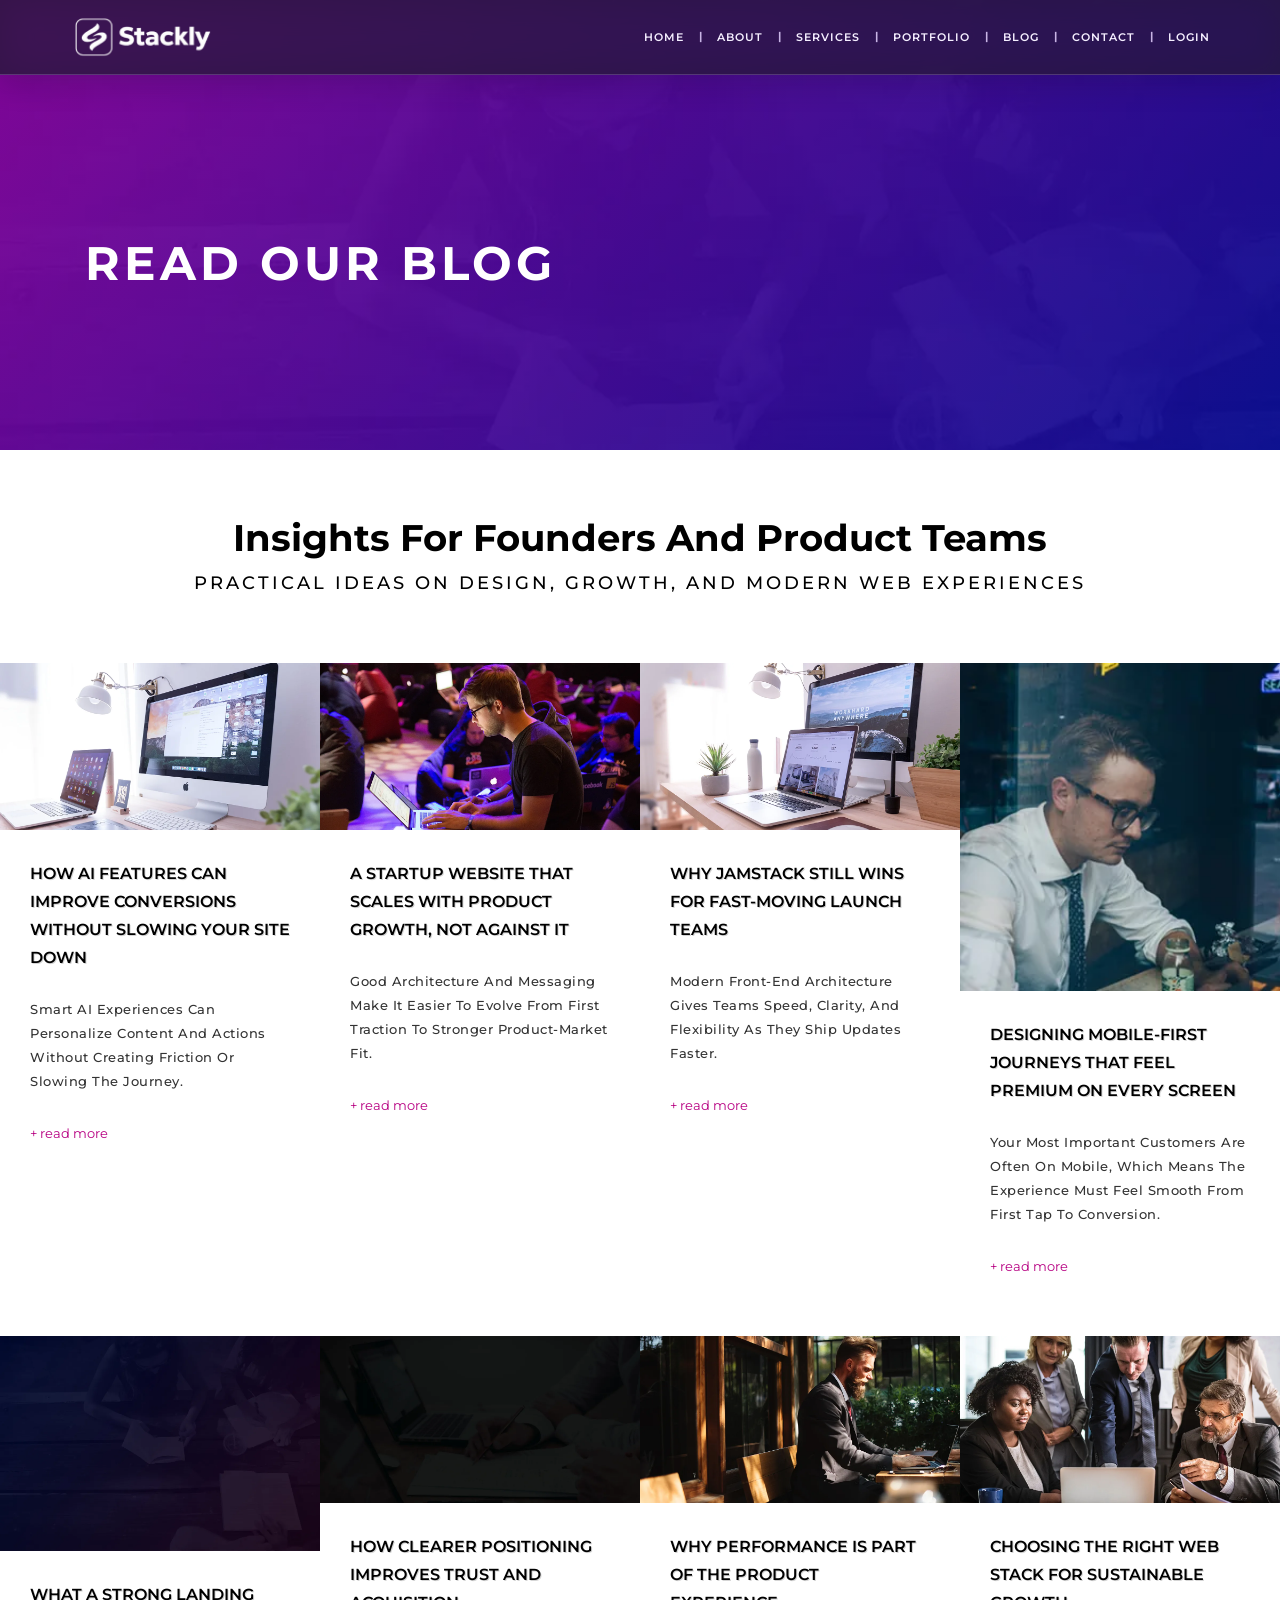
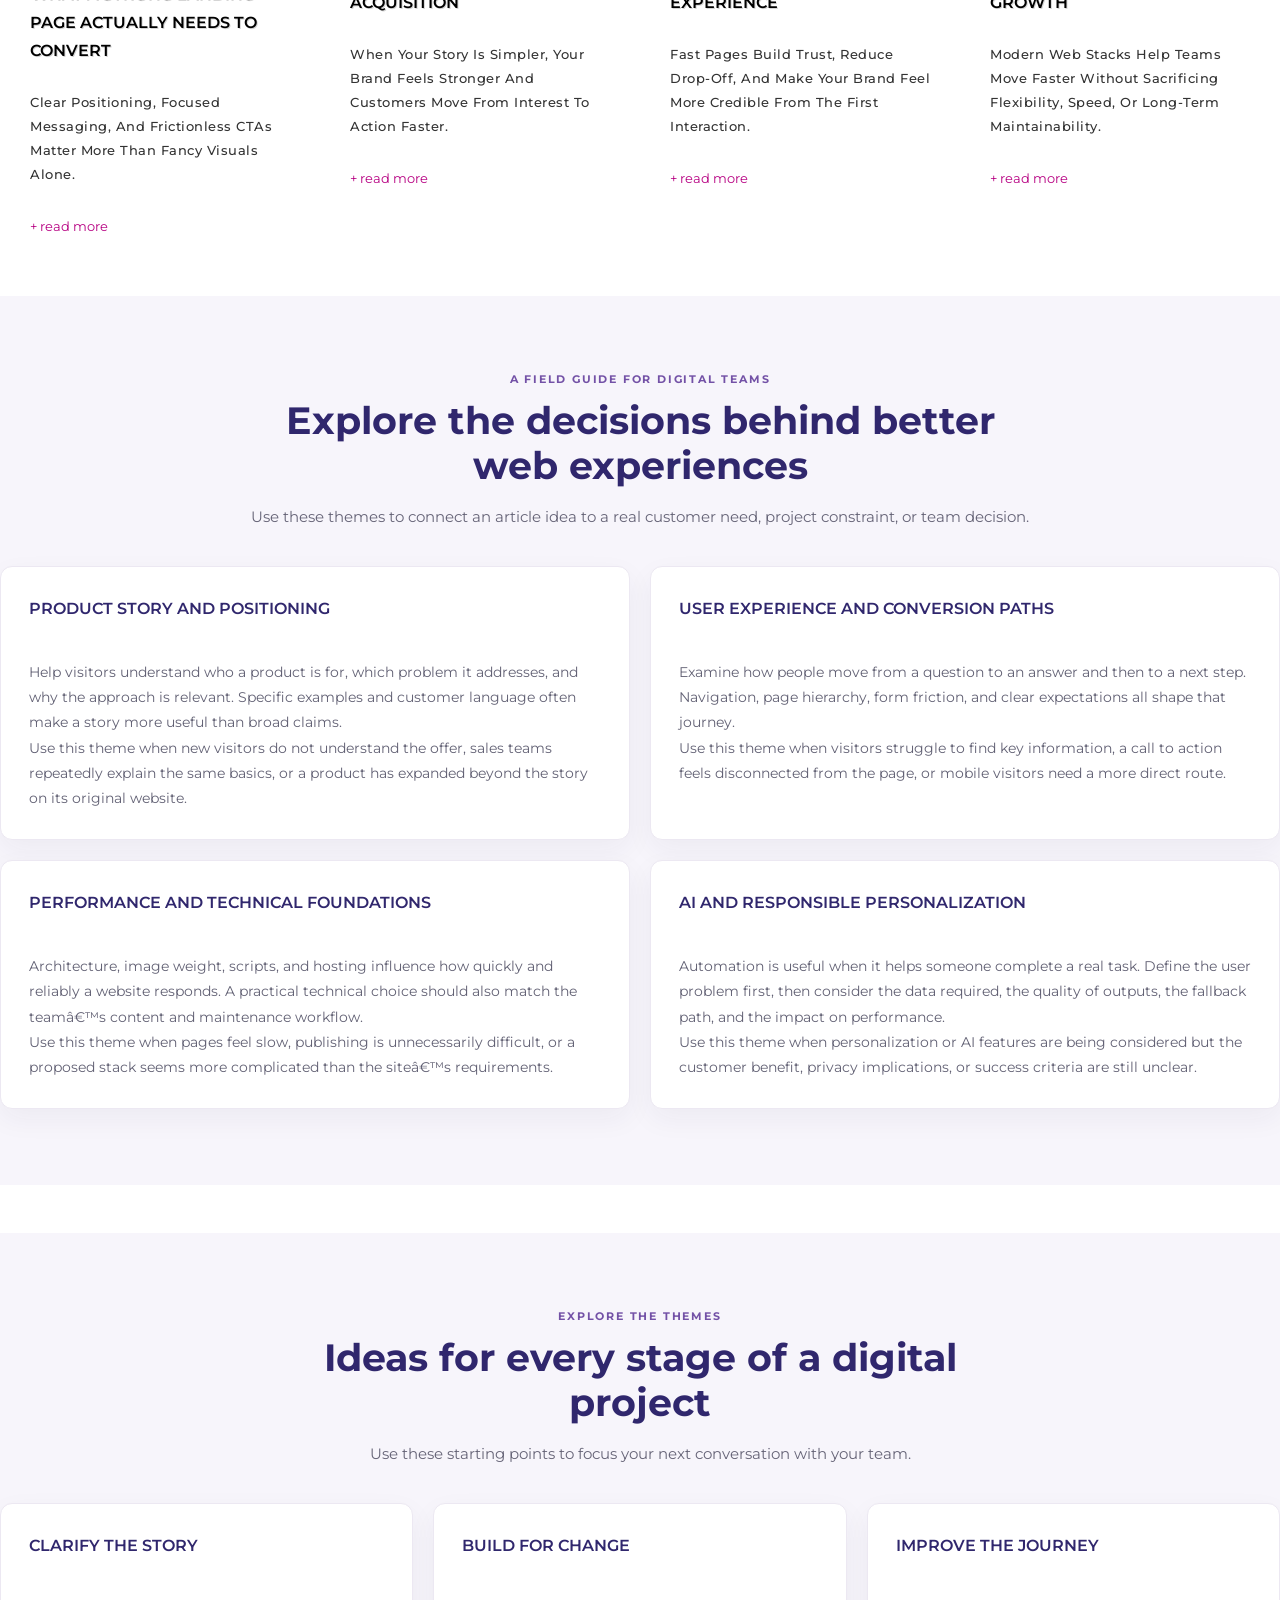
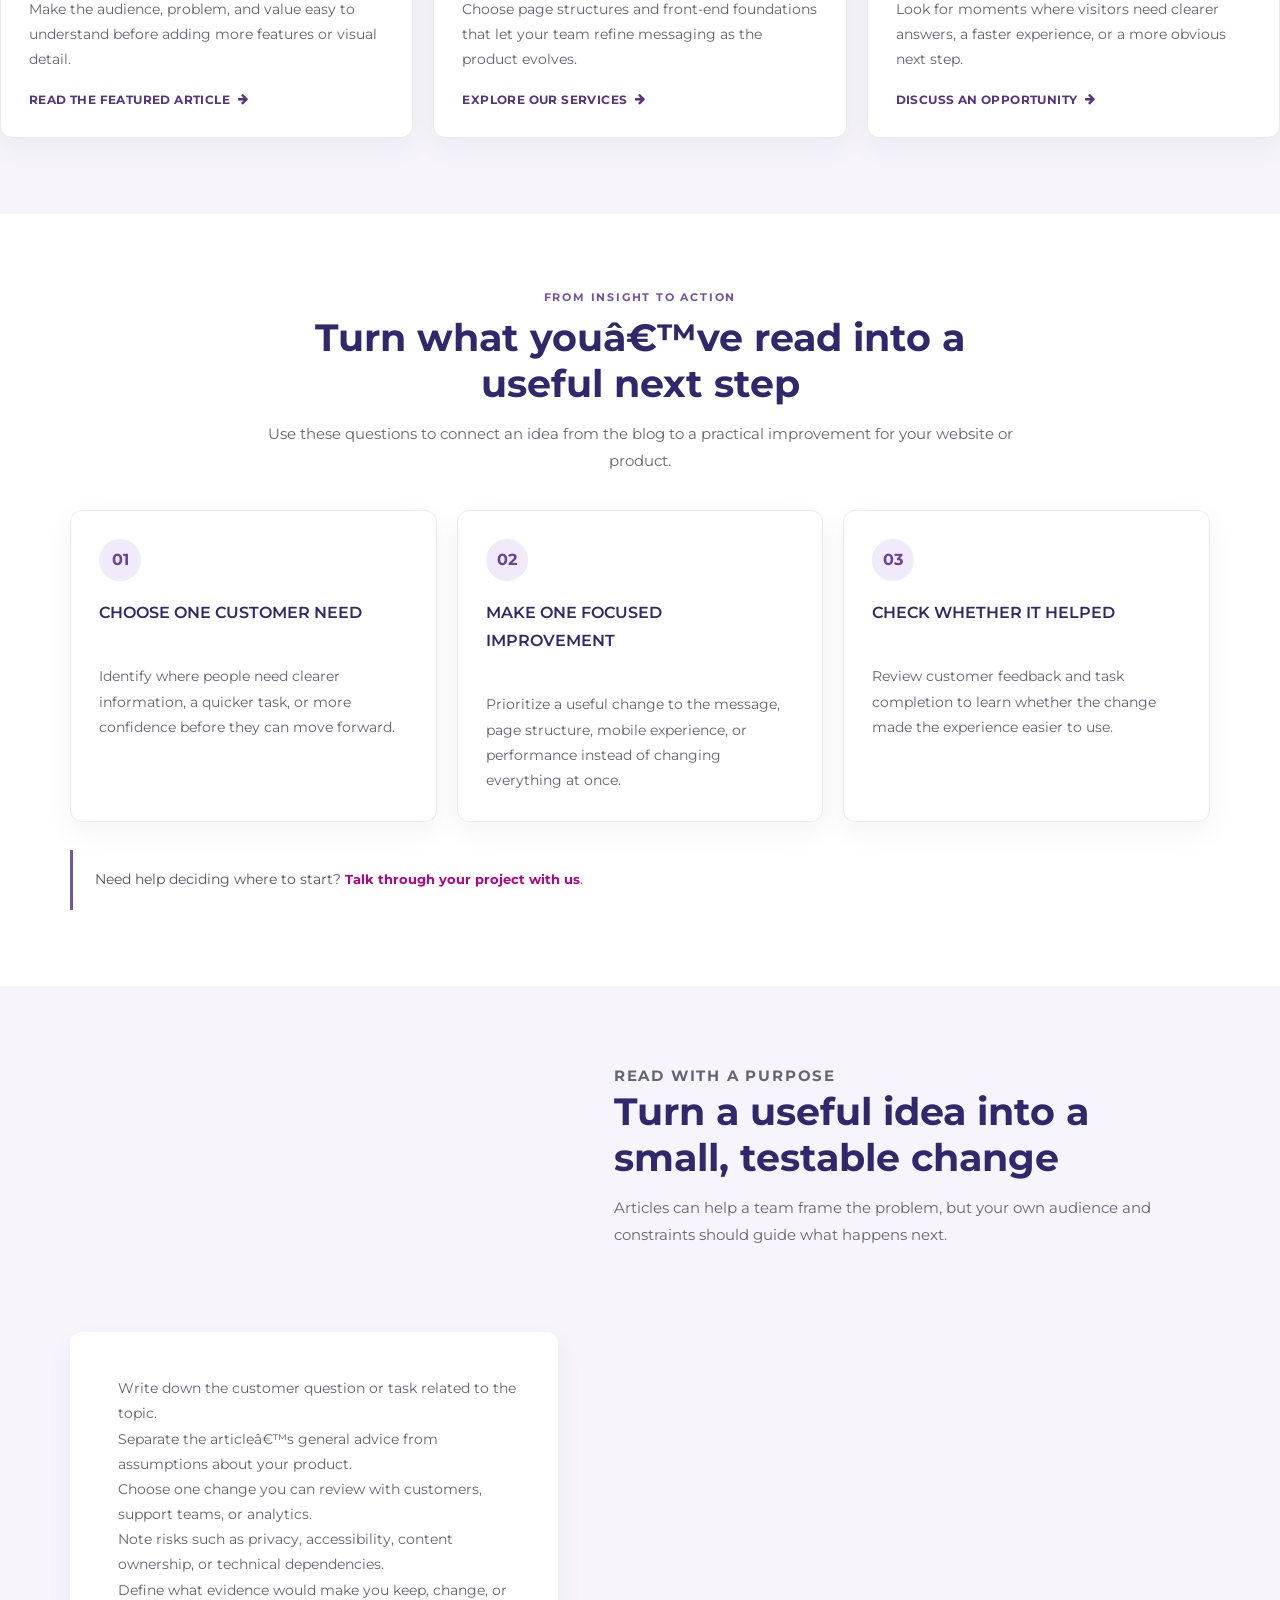
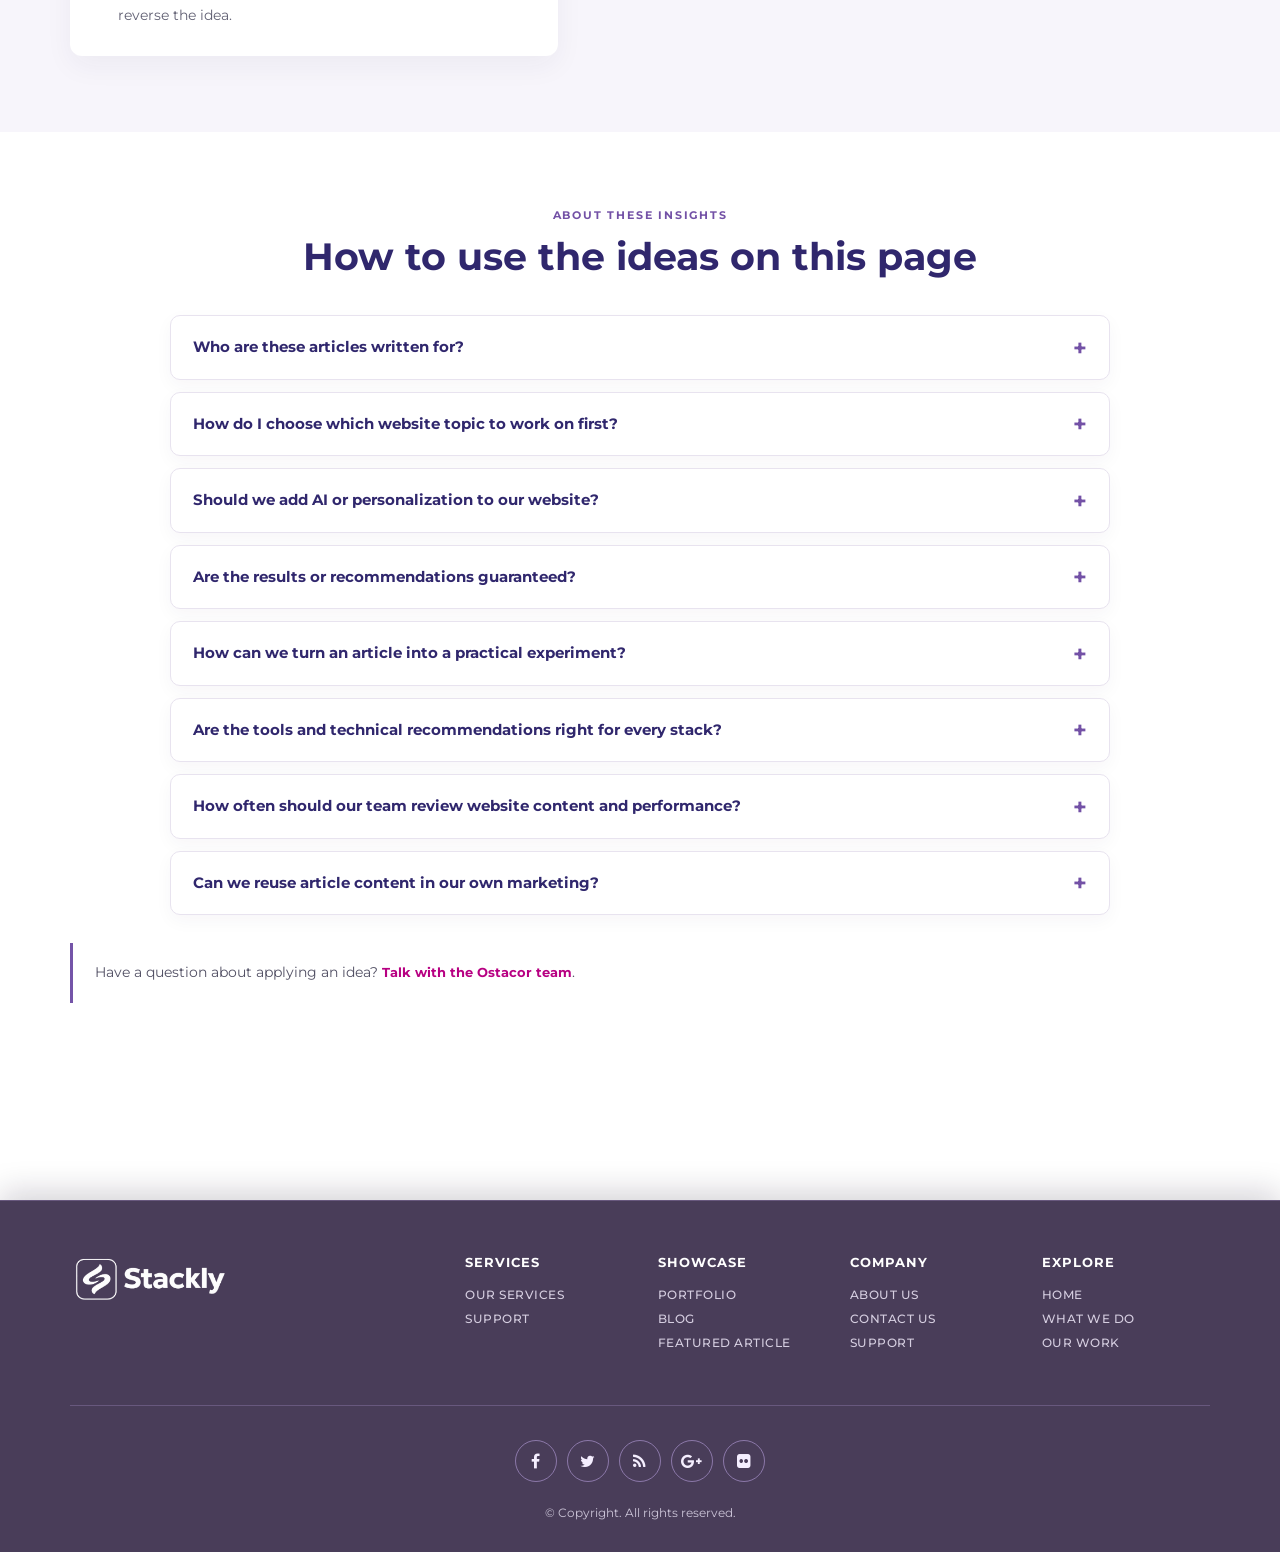
<file: blog.html>
﻿<!DOCTYPE html>
<html lang="en">
  <head>
   <!-- Meta Tags -->
    <meta charset="utf-8">
    <meta http-equiv="X-UA-Compatible" content="IE=edge">
    <meta name="description" content="Practical articles for founders and product teams on website strategy, UX, performance, AI, and sustainable digital growth.">
    <meta name="keywords" content="HTML,CSS,JavaScript,jquery">
    <meta name="author" content="">
    <meta name="viewport" content="width=device-width, initial-scale=1">
         
          <title>Digital Experience Insights | Ostacor</title>
          <!-- bootstrap -->
          <link href="css/bootstrap.min.css" rel="stylesheet">
          <!-- Custom CSS: custom Styles -->
          <link href="css/animate.css" rel="stylesheet">
          <link href="css/viewbox.css" rel="stylesheet">
          <link href="css/main.css" rel="stylesheet">
<style>
.banner {
    display: flex;
    align-items: center;
    height: 50vh;
    color: #fff;
    position: relative;
    text-transform: uppercase;
    background-position: top;
    background-size: cover;
    background-repeat: no-repeat;
    background-image: url('images/banner-team.webp');
}
.banner  h1 {
    text-align: left;
}
footer {background-image: url("images/banner-customers.webp");background-repeat: no-repeat;background-size: cover;background-position: top;}
</style>
          
          <!-- Google Font and font-awesome -->
          <link href="https://cdnjs.cloudflare.com/ajax/libs/font-awesome/4.7.0/css/font-awesome.css" rel="stylesheet">
          <link href="https://fonts.googleapis.com/css?family=Montserrat:100,100i,200,300,400,400i,500,500i,600,700,900" rel="stylesheet">
                
          <!-- HTML5 shim and Respond.js for IE8 support of HTML5 elements and media queries -->
          <!-- WARNING: Respond.js doesn't work if you view the page via file:// -->
          <!--[if lt IE 9]>
           
            <script src="https://oss.maxcdn.com/html5shiv/3.7.3/html5shiv.min.js"></script>
            <script src="https://oss.maxcdn.com/respond/1.4.2/respond.min.js"></script>
          <![endif]-->
  </head>
  
<!-- Body Start-->
<body>
<!-- Navbar Start-->
    <!-- Navigation -->
    <nav class="navbar navbar-inverse navbar-fixed-top">
        <div class="container">
            <!-- Brand -->
            <div class="navbar-header">
                <button type="button" class="navbar-toggle collapsed" data-toggle="collapse" data-target="#navbar-collapse" aria-expanded="false">
                    <span class="sr-only">Toggle navigation</span>
                    <span class="icon-bar"></span>
                    <span class="icon-bar"></span>
                    <span class="icon-bar"></span>
                </button>
                <a class="navbar-brand" href="index.html"><img src="images/stackly-logo.webp" alt="Stackly home"></a>
            </div>
            <div class="collapse navbar-collapse" id="navbar-collapse">
                <!-- Nav links -->
                <ul class="nav navbar-nav navbar-right">
                   <li><a href="index.html">home</a></li>
                   <li class="hidden-xs">|</li>
                   <li><a href="about.html">About</a></li>
                   <li class="hidden-xs">|</li>
                   <li><a href="services.html">services</a></li>
                   <li class="hidden-xs">|</li>
                   <li><a href="portfolio.html">portfolio</a></li>
                   <li class="hidden-xs">|</li>
                   <li><a href="blog.html">Blog</a></li>
                   <li class="hidden-xs">|</li>
                   <li><a href="contact.html">contact</a></li>
                   <li class="hidden-xs">|</li>
                   <li class="auth-nav-login"><a href="login.html">Login</a></li>
                </ul>
            </div>
        </div>
    </nav>
<!-- Navbar Ended-->

<!-- Jumbotron Start-->
<div class="text-center banner">
   <div class="gradient"></div>
    <div class="container">
       <div class="row">
           <div class="col-md-12">
                <h1 data-aos="fade-left" data-aos-easing="linear" data-aos-duration="800">Read our blog</h1>
           </div>
       </div>
    </div>
</div>
<!-- Jumbotron Ended-->

<!-- support section Start -->
<section id="blog">
  <div class="container-fluid">
    <div class="row">
        <h4>Insights for founders and product teams</h4>
        <h6>Practical ideas on design, growth, and modern web experiences</h6>
          <div class="row">
              <div class="col-lg-3 col-md-3 col-sm-6 col-xs-12" data-aos="fade-up" data-aos-easing="linear" data-aos-duration="500">
                   <a href="blog_single.html"><img src="images/Portfolio-1.webp" class="img-responsive" alt="Technology workspace for planning an AI-powered product experience"></a>
                 <div class="inner-contant">
                   <h3><a href="blog_single.html">How AI features can improve conversions without slowing your site down</a></h3>
                   <h5>Smart AI experiences can personalize content and actions without creating friction or slowing the journey.</h5>
                   <p><a href="blog_single.html">+ read more</a></p>
                 </div>
              </div>
              <div class="col-lg-3 col-md-3 col-sm-6 col-xs-12" data-aos="fade-up" data-aos-easing="linear" data-aos-duration="500" data-aos-delay="500">
                  <a href="blog_single.html"><img src="images/Portfolio-2.webp" class="img-responsive" alt="Web development workstation for a growing startup"></a>
                <div class="inner-contant">
                  <h3><a href="blog_single.html">A startup website that scales with product growth, not against it</a></h3>
                  <h5>Good architecture and messaging make it easier to evolve from first traction to stronger product-market fit.</h5>
                  <p><a href="blog_single.html">+ read more</a></p>
                </div>
              </div>
              <div class="col-lg-3 col-md-3 col-sm-6 col-xs-12" data-aos="fade-up" data-aos-easing="linear" data-aos-duration="500" data-aos-delay="1000">
                  <a href="blog_single.html"><img src="images/Portfolio-3.webp" class="img-responsive" alt="Developer working on a digital product"></a>
                <div class="inner-contant">
                <h3><a href="blog_single.html">Why Jamstack still wins for fast-moving launch teams</a></h3>
                <h5>Modern front-end architecture gives teams speed, clarity, and flexibility as they ship updates faster.</h5>
                <p><a href="blog_single.html">+ read more</a></p>
                </div>
              </div>
              <div class="col-lg-3 col-md-3 col-sm-6 col-xs-12" data-aos="fade-up" data-aos-easing="linear" data-aos-duration="500" data-aos-delay="1500">
                  <a href="blog_single.html"><img src="images/team-2.webp" class="img-responsive" alt="Mobile phone and laptop used together for a responsive experience"></a>
                <div class="inner-contant">
                <h3><a href="blog_single.html">Designing mobile-first journeys that feel premium on every screen</a></h3>
                <h5>Your most important customers are often on mobile, which means the experience must feel smooth from first tap to conversion.</h5>
                <p><a href="blog_single.html">+ read more</a></p>
                </div>
              </div>
          </div>
          <div class="row">
              <div class="col-lg-3 col-md-3 col-sm-6 col-xs-12" data-aos="fade-up" data-aos-easing="linear" data-aos-duration="500">
                   <a href="blog_single.html"><img src="images/banner-team.webp" class="img-responsive" alt="Landing page conversion article"></a>
                 <div class="inner-contant">
                   <h3><a href="blog_single.html">What a strong landing page actually needs to convert</a></h3>
                   <h5>Clear positioning, focused messaging, and frictionless CTAs matter more than fancy visuals alone.</h5>
                   <p><a href="blog_single.html">+ read more</a></p>
                 </div>
              </div>
              <div class="col-lg-3 col-md-3 col-sm-6 col-xs-12" data-aos="fade-up" data-aos-easing="linear" data-aos-duration="500" data-aos-delay="500">
                  <a href="blog_single.html"><img src="images/banner-customers.webp" class="img-responsive" alt="Brand positioning article"></a>
                <div class="inner-contant">
                  <h3><a href="blog_single.html">How clearer positioning improves trust and acquisition</a></h3>
                  <h5>When your story is simpler, your brand feels stronger and customers move from interest to action faster.</h5>
                  <p><a href="blog_single.html">+ read more</a></p>
                </div>
              </div>
              <div class="col-lg-3 col-md-3 col-sm-6 col-xs-12" data-aos="fade-up" data-aos-easing="linear" data-aos-duration="500" data-aos-delay="1000">
                  <a href="blog_single.html"><img src="images/Portfolio-4.webp" class="img-responsive" alt="Website analytics dashboard for monitoring performance"></a>
                <div class="inner-contant">
                <h3><a href="blog_single.html">Why performance is part of the product experience</a></h3>
                <h5>Fast pages build trust, reduce drop-off, and make your brand feel more credible from the first interaction.</h5>
                <p><a href="blog_single.html">+ read more</a></p>
                </div>
              </div>
              <div class="col-lg-3 col-md-3 col-sm-6 col-xs-12" data-aos="fade-up" data-aos-easing="linear" data-aos-duration="500" data-aos-delay="1500">
                  <a href="blog_single.html"><img src="images/Portfolio-6.webp" class="img-responsive" alt="Modern development workspace with digital tools"></a>
                <div class="inner-contant">
                <h3><a href="blog_single.html">Choosing the right web stack for sustainable growth</a></h3>
                <h5>Modern web stacks help teams move faster without sacrificing flexibility, speed, or long-term maintainability.</h5>
                <p><a href="blog_single.html">+ read more</a></p>
                </div>
              </div>
          </div>
          <section class="editorial-section editorial-section--tint blog-topic-guide" aria-labelledby="blog-topic-title">
            <div class="editorial-heading">
              <p class="editorial-eyebrow">A field guide for digital teams</p>
              <h2 id="blog-topic-title">Explore the decisions behind better web experiences</h2>
              <p>Use these themes to connect an article idea to a real customer need, project constraint, or team decision.</p>
            </div>
            <div class="editorial-grid editorial-grid--two">
              <article class="editorial-card">
                <h3>Product story and positioning</h3>
                <p>Help visitors understand who a product is for, which problem it addresses, and why the approach is relevant. Specific examples and customer language often make a story more useful than broad claims.</p>
                <p>Use this theme when new visitors do not understand the offer, sales teams repeatedly explain the same basics, or a product has expanded beyond the story on its original website.</p>
              </article>
              <article class="editorial-card">
                <h3>User experience and conversion paths</h3>
                <p>Examine how people move from a question to an answer and then to a next step. Navigation, page hierarchy, form friction, and clear expectations all shape that journey.</p>
                <p>Use this theme when visitors struggle to find key information, a call to action feels disconnected from the page, or mobile visitors need a more direct route.</p>
              </article>
              <article class="editorial-card">
                <h3>Performance and technical foundations</h3>
                <p>Architecture, image weight, scripts, and hosting influence how quickly and reliably a website responds. A practical technical choice should also match the teamâ€™s content and maintenance workflow.</p>
                <p>Use this theme when pages feel slow, publishing is unnecessarily difficult, or a proposed stack seems more complicated than the siteâ€™s requirements.</p>
              </article>
              <article class="editorial-card">
                <h3>AI and responsible personalization</h3>
                <p>Automation is useful when it helps someone complete a real task. Define the user problem first, then consider the data required, the quality of outputs, the fallback path, and the impact on performance.</p>
                <p>Use this theme when personalization or AI features are being considered but the customer benefit, privacy implications, or success criteria are still unclear.</p>
              </article>
            </div>
          </section>
          <section class="editorial-section editorial-section--tint blog-reading-guide">
            <div class="editorial-heading">
              <p class="editorial-eyebrow">Explore the themes</p>
              <h2>Ideas for every stage of a digital project</h2>
              <p>Use these starting points to focus your next conversation with your team.</p>
            </div>
            <div class="editorial-grid editorial-grid--three">
              <article class="editorial-card">
                <h3>Clarify the story</h3>
                <p>Make the audience, problem, and value easy to understand before adding more features or visual detail.</p>
                <a class="editorial-link" href="blog_single.html">Read the featured article <i class="fa fa-arrow-right" aria-hidden="true"></i></a>
              </article>
              <article class="editorial-card">
                <h3>Build for change</h3>
                <p>Choose page structures and front-end foundations that let your team refine messaging as the product evolves.</p>
                <a class="editorial-link" href="services.html">Explore our services <i class="fa fa-arrow-right" aria-hidden="true"></i></a>
              </article>
              <article class="editorial-card">
                <h3>Improve the journey</h3>
                <p>Look for moments where visitors need clearer answers, a faster experience, or a more obvious next step.</p>
                <a class="editorial-link" href="contact.html#contact">Discuss an opportunity <i class="fa fa-arrow-right" aria-hidden="true"></i></a>
              </article>
            </div>
          </section>
          <section class="editorial-section blog-next-steps">
            <div class="container">
              <div class="editorial-heading">
                <p class="editorial-eyebrow">From insight to action</p>
                <h2>Turn what youâ€™ve read into a useful next step</h2>
                <p>Use these questions to connect an idea from the blog to a practical improvement for your website or product.</p>
              </div>
              <div class="editorial-grid editorial-grid--three">
                <article class="editorial-card">
                  <span class="editorial-step">01</span>
                  <h3>Choose one customer need</h3>
                  <p>Identify where people need clearer information, a quicker task, or more confidence before they can move forward.</p>
                </article>
                <article class="editorial-card">
                  <span class="editorial-step">02</span>
                  <h3>Make one focused improvement</h3>
                  <p>Prioritize a useful change to the message, page structure, mobile experience, or performance instead of changing everything at once.</p>
                </article>
                <article class="editorial-card">
                  <span class="editorial-step">03</span>
                  <h3>Check whether it helped</h3>
                  <p>Review customer feedback and task completion to learn whether the change made the experience easier to use.</p>
                </article>
              </div>
              <p class="editorial-callout">Need help deciding where to start? <a href="contact.html#contact">Talk through your project with us</a>.</p>
            </div>
          </section>
          <section class="editorial-section editorial-section--tint blog-editorial-practice" aria-labelledby="blog-practice-title">
            <div class="container editorial-split">
              <div>
                <p class="editorial-eyebrow">Read with a purpose</p>
                <h2 id="blog-practice-title">Turn a useful idea into a small, testable change</h2>
                <p>Articles can help a team frame the problem, but your own audience and constraints should guide what happens next.</p>
              </div>
              <div class="editorial-contact-note">
                <ul class="editorial-checklist">
                  <li>Write down the customer question or task related to the topic.</li>
                  <li>Separate the articleâ€™s general advice from assumptions about your product.</li>
                  <li>Choose one change you can review with customers, support teams, or analytics.</li>
                  <li>Note risks such as privacy, accessibility, content ownership, or technical dependencies.</li>
                  <li>Define what evidence would make you keep, change, or reverse the idea.</li>
                </ul>
              </div>
            </div>
          </section>
          <section class="editorial-section blog-faq" aria-labelledby="blog-faq-title">
            <div class="container">
              <div class="editorial-heading">
                <p class="editorial-eyebrow">About these insights</p>
                <h2 id="blog-faq-title">How to use the ideas on this page</h2>
              </div>
              <div class="editorial-faq-list">
                <details class="editorial-faq-item">
                  <summary>Who are these articles written for?</summary>
                  <div class="editorial-faq-answer">
                    <p>The articles are intended for founders, product and marketing teams, designers, and developers making decisions about digital products or marketing websites. They can help teams frame questions about content, usability, performance, and technical choices.</p>
                    <p>They are educational starting points, not a substitute for reviewing a specific product, legal requirement, security risk, or analytics setup. Apply the ideas in the context of your users, platform, and business goals.</p>
                    <p>Readers may use the material to prepare an internal discussion, create a project hypothesis, or identify follow-up research. When an article refers to a technology or tactic, verify that it remains suitable for your current platform and requirements before adopting it.</p>
                  </div>
                </details>
                <details class="editorial-faq-item">
                  <summary>How do I choose which website topic to work on first?</summary>
                  <div class="editorial-faq-answer">
                    <p>Start with a repeated customer question or task that is currently difficult. Identify where the issue appears in the journey, what evidence supports it, and whether it blocks a meaningful outcome such as understanding the offer or completing an inquiry.</p>
                    <p>Compare potential improvements by user impact, confidence, effort, and risk. A small, measurable change can be more useful than a broad redesign based only on preference. Revisit priorities as customer feedback and product direction change.</p>
                    <p>Also consider dependencies such as content approvals, analytics quality, accessibility, privacy review, and engineering capacity. A high-impact idea that cannot be implemented safely or maintained may need to be narrowed before it becomes a roadmap commitment.</p>
                  </div>
                </details>
                <details class="editorial-faq-item">
                  <summary>Should we add AI or personalization to our website?</summary>
                  <div class="editorial-faq-answer">
                    <p>Only if it helps visitors or your team solve a specific problem better than a simpler option. Consider how the feature will behave when inputs are incomplete or output is wrong, what data it needs, how the experience remains understandable, and whether it adds meaningful delay or maintenance.</p>
                    <p>Begin with a small, clearly bounded use case, communicate uncertainty where relevant, and provide a usable fallback. Do not collect sensitive or unnecessary information simply because a feature can be personalized.</p>
                    <p>Test the experience with representative users and check how it behaves when the system is unavailable, the user declines personalization, or the output is irrelevant. Keep a human review path for high-impact decisions and assign someone to monitor quality after release.</p>
                  </div>
                </details>
                <details class="editorial-faq-item">
                  <summary>Are the results or recommendations guaranteed?</summary>
                  <div class="editorial-faq-answer">
                    <p>No article can guarantee ranking, conversion, revenue, or product adoption outcomes. These depend on your audience, offer, market, traffic, implementation, and other factors that vary from one organization to another.</p>
                    <p>Use the material to form a hypothesis, then decide how you will evaluate it with suitable evidence. A professional review can help identify opportunities, but any projection should be treated as an estimate based on explicit assumptions.</p>
                    <p>When making business decisions, compare the expected benefit with implementation and ongoing operating costs, and record the uncertainty in your assumptions. Results from a different company, audience, or traffic source may not transfer to your situation.</p>
                  </div>
                </details>
                <details class="editorial-faq-item">
                  <summary>How can we turn an article into a practical experiment?</summary>
                  <div class="editorial-faq-answer">
                    <p>State the customer problem first, then write a testable hypothesis about how a specific change could help. For example, if visitors cannot compare plans, a hypothesis might focus on making the differences easier to scan rather than adding another generic call to action.</p>
                    <p>Choose a suitable measure, define what stays unchanged, and decide how feedback will be gathered. Small samples may not support firm quantitative conclusions, so usability sessions and support observations can add useful context.</p>
                    <p>Document the audience, the change, the review period, and any factors that could distort the result. This makes the learning reusable and helps the team avoid treating a short-term fluctuation as proof that an idea caused a business outcome.</p>
                  </div>
                </details>
                <details class="editorial-faq-item">
                  <summary>Are the tools and technical recommendations right for every stack?</summary>
                  <div class="editorial-faq-answer">
                    <p>No. Technical choices depend on your current stack, team skills, content workflow, hosting environment, security requirements, and expected changes. A tool that suits a small marketing site may be an awkward fit for an application with complex permissions or integrations.</p>
                    <p>Use recommendations as prompts for evaluation, then check current documentation and compatibility with your systems. Consider maintenance, migration, accessibility, and operational ownershipâ€”not only initial implementation speedâ€”before adopting a new dependency.</p>
                    <p>Also confirm the toolâ€™s licensing, data handling, support model, and upgrade path with the appropriate owner. A technical recommendation is only useful if your team can operate it responsibly after the initial build.</p>
                  </div>
                </details>
                <details class="editorial-faq-item">
                  <summary>How often should our team review website content and performance?</summary>
                  <div class="editorial-faq-answer">
                    <p>Review cadence should match how quickly your offer, product, and customer questions change. A launch page may need a close review after a campaign, while stable evergreen information can be checked on a scheduled basis or when customer feedback signals confusion.</p>
                    <p>Assign owners for accuracy, links, forms, accessibility, and analytics rather than assuming the site will remain correct indefinitely. A lightweight review checklist helps teams spot outdated claims and broken journeys without triggering a full redesign each time.</p>
                    <p>Schedule additional reviews around meaningful changes such as a new product tier, pricing update, campaign, or policy revision. A named owner and a clear method for reporting issues are more reliable than an arbitrary cadence no one can maintain.</p>
                  </div>
                </details>
                <details class="editorial-faq-item">
                  <summary>Can we reuse article content in our own marketing?</summary>
                  <div class="editorial-faq-answer">
                    <p>You can use general ideas as inspiration, but copying article text, graphics, or distinctive presentation into your own materials may require permission. Summarize concepts in your own words, verify factual claims, and cite sources where appropriate.</p>
                    <p>If you want to quote or republish a specific passage, image, or full article, obtain authorization from the rights holder first. For your own website content, create examples that reflect your product, customers, and evidence rather than reproducing another organizationâ€™s work.</p>
                    <p>When linking to an idea, make sure the destination is useful and current, and do not imply endorsement where none exists. If you need permission to reuse a particular asset, request it directly and retain the applicable terms with your content records.</p>
                  </div>
                </details>
              </div>
              <p class="editorial-callout">Have a question about applying an idea? <a href="contact.html#contact">Talk with the Ostacor team</a>.</p>
            </div>
          </section>
        </div>
    </div>
</section>
<!-- support section Ended -->

<!-- Footer section Start -->
<footer class="site-footer">
  <div class="container">
    <div class="footer-main">
      <a class="footer-brand" href="index.html" aria-label="Ostacor home">
        <img class="footer-logo" src="images/stackly-logo.webp" alt="Stackly home">
      </a>
      <nav class="footer-navigation" aria-label="Footer navigation">
        <div class="footer-group">
          <h2>Services</h2>
          <ul>
            <li><a href="services.html">Our services</a></li>
            <li><a href="support.html">Support</a></li>
          </ul>
        </div>
        <div class="footer-group">
          <h2>Showcase</h2>
          <ul>
            <li><a href="portfolio.html">Portfolio</a></li>
            <li><a href="blog.html">Blog</a></li>
            <li><a href="blog_single.html">Featured article</a></li>
          </ul>
        </div>
        <div class="footer-group">
          <h2>Company</h2>
          <ul>
            <li><a href="about.html">About us</a></li>
            <li><a href="contact.html">Contact us</a></li>
            <li><a href="support.html">Support</a></li>
          </ul>
        </div>
        <div class="footer-group">
          <h2>Explore</h2>
          <ul>
            <li><a href="index.html">Home</a></li>
            <li><a href="services.html">What we do</a></li>
            <li><a href="portfolio.html">Our work</a></li>
          </ul>
        </div>
      </nav>
    </div>
    <div class="footer-divider"></div>
    <div class="footer-bottom">
      <ul class="footer-social" aria-label="Social media">
        <li><a href="404.html" aria-label="Facebook" title="Facebook"><i class="fa fa-facebook" aria-hidden="true"></i></a></li>
        <li><a href="404.html" aria-label="Twitter" title="Twitter"><i class="fa fa-twitter" aria-hidden="true"></i></a></li>
        <li><a href="404.html" aria-label="RSS" title="RSS"><i class="fa fa-rss" aria-hidden="true"></i></a></li>
        <li><a href="404.html" aria-label="Google Plus" title="Google Plus"><i class="fa fa-google-plus" aria-hidden="true"></i></a></li>
        <li><a href="404.html" aria-label="Flickr" title="Flickr"><i class="fa fa-flickr" aria-hidden="true"></i></a></li>
      </ul>
      <p class="footer-legal">&copy; Copyright. All rights reserved.</p>
    </div>
  </div>
</footer>
<!-- Footer section Ended --> 

<div class='scrolltop'>
    <div class='scroll icon'><i class="fa fa-4x fa-angle-up"></i></div>
</div>
   
    <!-- jQuery (necessary for Bootstrap's JavaScript plugins) -->
    <script src="https://ajax.googleapis.com/ajax/libs/jquery/1.11.3/jquery.min.js"></script>
    <!-- Include all compiled plugins (below), or include individual files as needed -->
    <script src="js/animate.js"></script>
    <script src="js/bootstrap.min.js"></script>
    <script src="js/jquery.viewbox.min.js"></script>
    <script src="js/custom.js"></script>

    </body>
  <!-- Body Ended -->
</html>
</file>
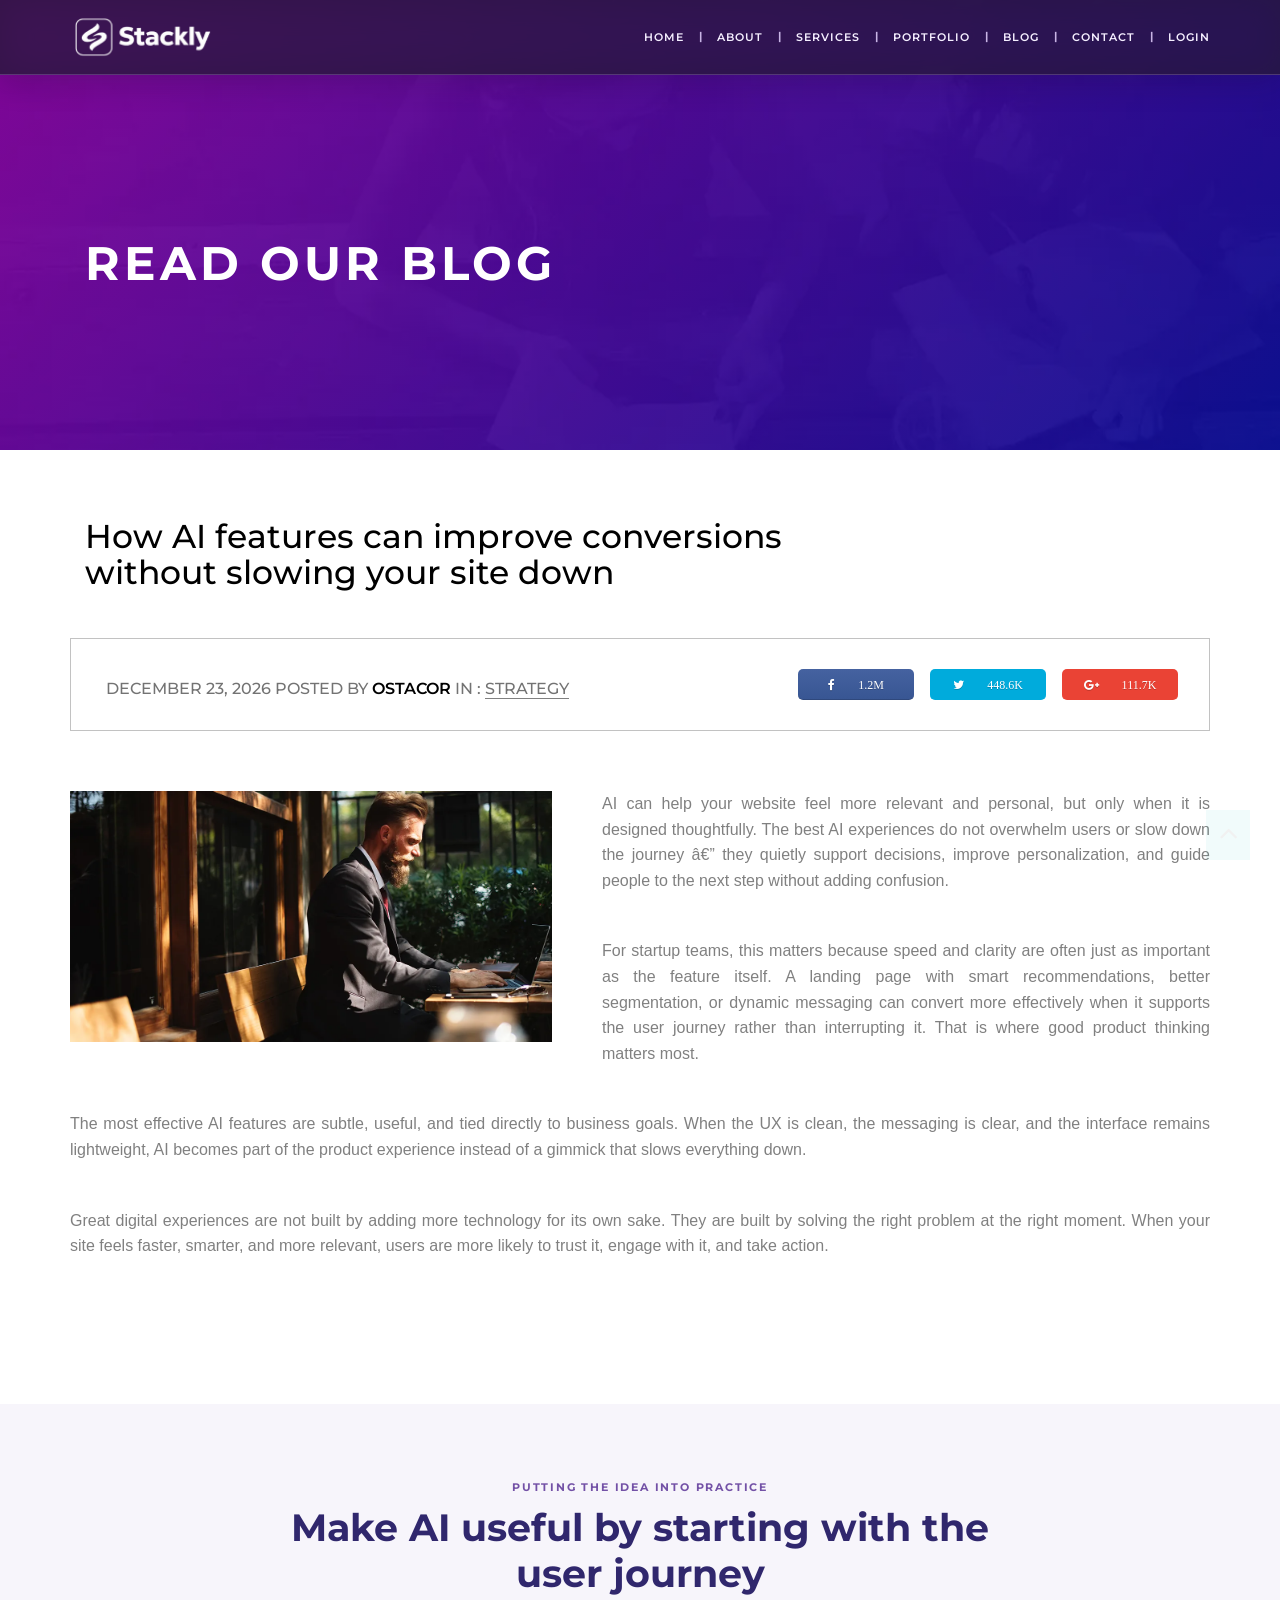
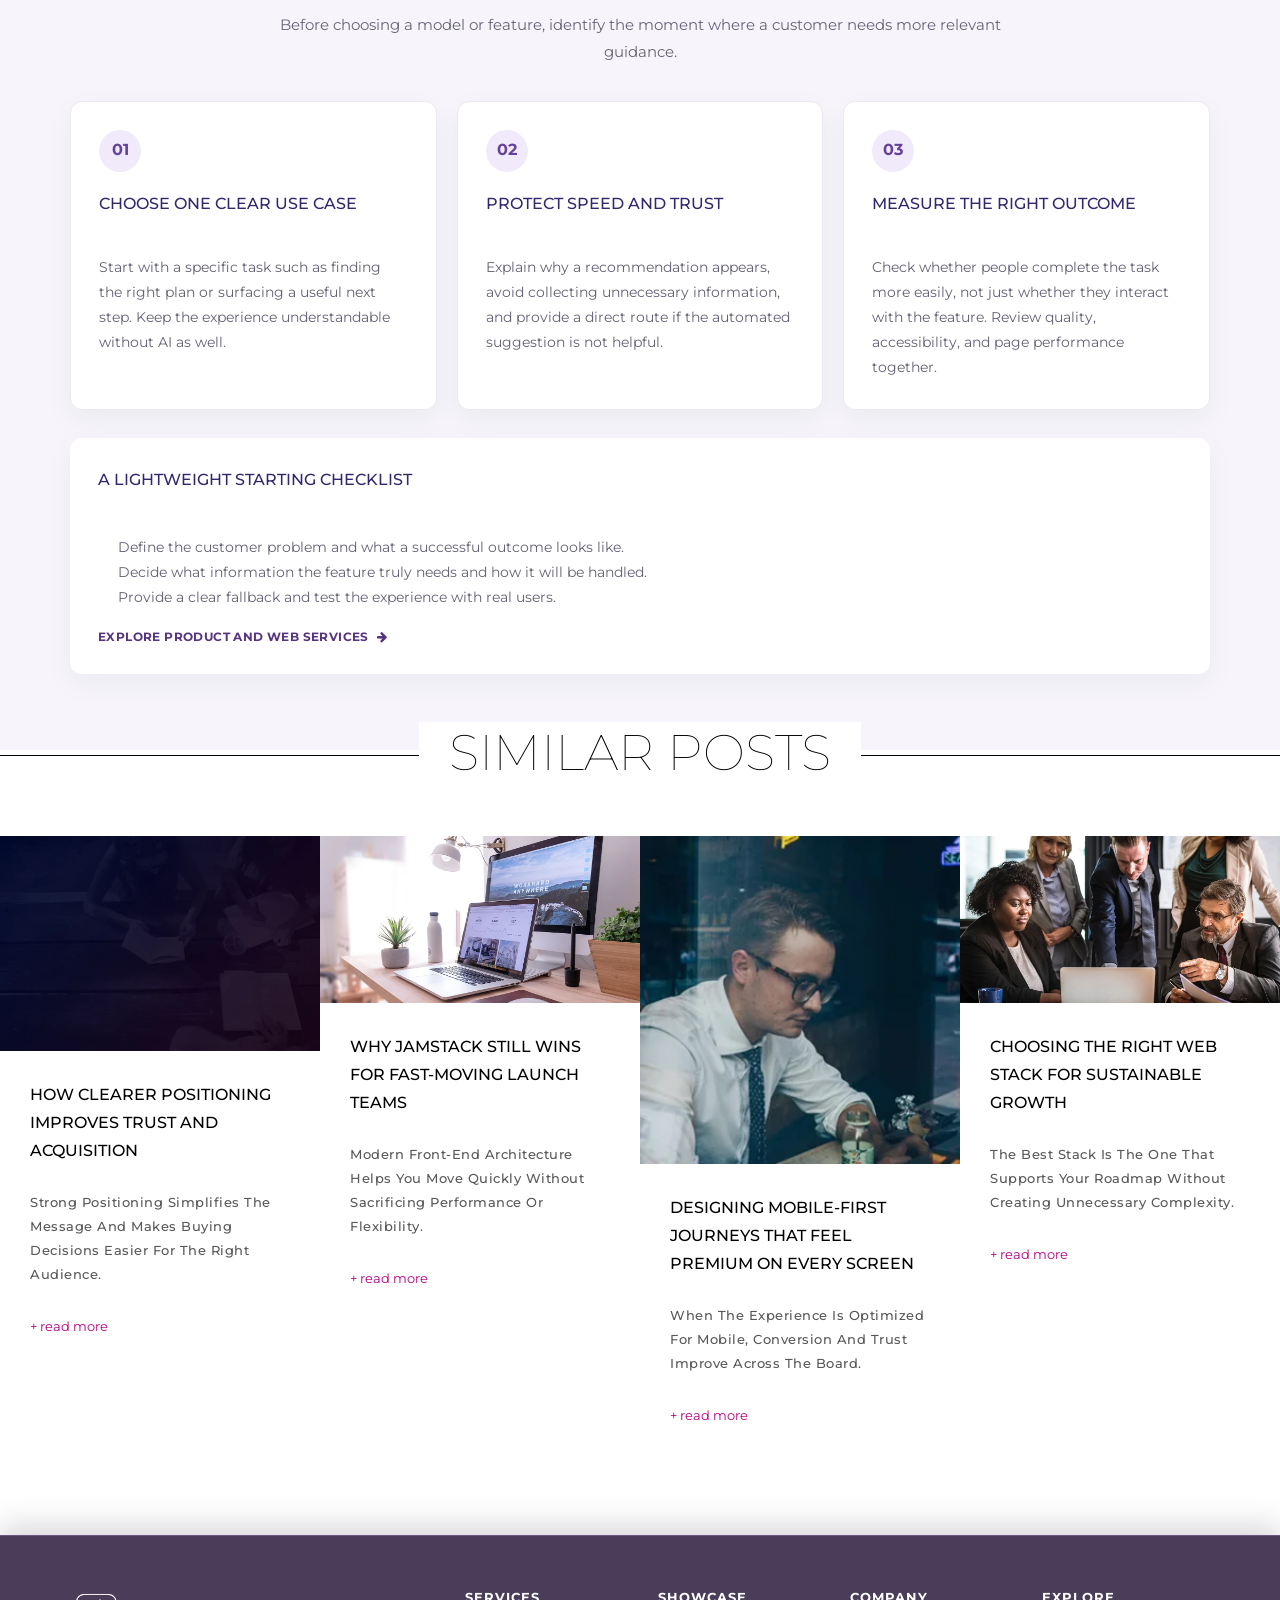
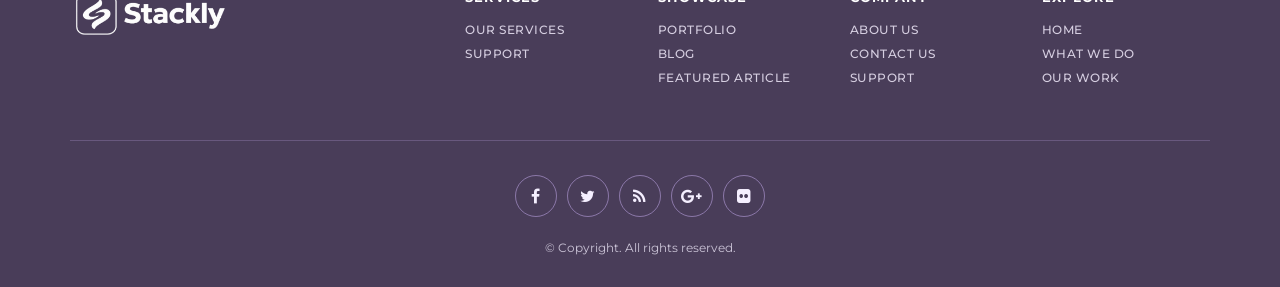
<file: blog_single.html>
﻿<!DOCTYPE html>
<html lang="en">
  <head>
   <!-- Meta Tags -->
    <meta charset="utf-8">
    <meta http-equiv="X-UA-Compatible" content="IE=edge">
    <meta name="description" content="ostacor">
    <meta name="keywords" content="HTML,CSS,JavaScript,jquery">
    <meta name="author" content="">
    <meta name="viewport" content="width=device-width, initial-scale=1">
         
          <title>ostacor</title>
          <!-- bootstrap -->
          <link href="css/bootstrap.min.css" rel="stylesheet">
          <!-- Custom CSS: custom Styles -->
          <link href="css/animate.css" rel="stylesheet">
          <link href="css/viewbox.css" rel="stylesheet">
          <link href="css/main.css" rel="stylesheet">
<style>
.banner {
    display: flex;
    align-items: center;
    height: 50vh;
    color: #fff;
    position: relative;
    text-transform: uppercase;
    background-position: top;
    background-size: cover;
    background-repeat: no-repeat;
    background-image: url('images/banner-team.webp');
}
.banner  h1 {
    text-align: left;
}
footer {background-image: url("images/banner-customers.webp");background-repeat: no-repeat;background-size: cover;background-position: top;}
</style>
          
          <!-- Google Font and font-awesome -->
          <link href="https://cdnjs.cloudflare.com/ajax/libs/font-awesome/4.7.0/css/font-awesome.css" rel="stylesheet">
          <link href="https://fonts.googleapis.com/css?family=Montserrat:100,100i,200,300,400,400i,500,500i,600,700,900" rel="stylesheet">
                
          <!-- HTML5 shim and Respond.js for IE8 support of HTML5 elements and media queries -->
          <!-- WARNING: Respond.js doesn't work if you view the page via file:// -->
          <!--[if lt IE 9]>
           
            <script src="https://oss.maxcdn.com/html5shiv/3.7.3/html5shiv.min.js"></script>
            <script src="https://oss.maxcdn.com/respond/1.4.2/respond.min.js"></script>
          <![endif]-->
  </head>
  
<!-- Body Start-->
<body>
<!-- Navbar Start-->
    <!-- Navigation -->
    <nav class="navbar navbar-inverse navbar-fixed-top">
        <div class="container">
            <!-- Brand -->
            <div class="navbar-header">
                <button type="button" class="navbar-toggle collapsed" data-toggle="collapse" data-target="#navbar-collapse" aria-expanded="false">
                    <span class="sr-only">Toggle navigation</span>
                    <span class="icon-bar"></span>
                    <span class="icon-bar"></span>
                    <span class="icon-bar"></span>
                </button>
                <a class="navbar-brand" href="index.html"><img src="images/stackly-logo.webp" alt="Stackly home"></a>
            </div>
            <div class="collapse navbar-collapse" id="navbar-collapse">
                <!-- Nav links -->
                <ul class="nav navbar-nav navbar-right">
                   <li><a href="index.html">home</a></li>
                   <li class="hidden-xs">|</li>
                   <li><a href="about.html">About</a></li>
                   <li class="hidden-xs">|</li>
                   <li><a href="services.html">services</a></li>
                   <li class="hidden-xs">|</li>
                   <li><a href="portfolio.html">portfolio</a></li>
                   <li class="hidden-xs">|</li>
                   <li><a href="blog.html">Blog</a></li>
                   <li class="hidden-xs">|</li>
                   <li><a href="contact.html">contact</a></li>
                   <li class="hidden-xs">|</li>
                   <li class="auth-nav-login"><a href="login.html">Login</a></li>
                </ul>
            </div>
        </div>
    </nav>
<!-- Navbar Ended-->

<!-- Jumbotron Start-->
<div class="text-center banner">
   <div class="gradient"></div>
    <div class="container">
       <div class="row">
           <div class="col-md-12">
                <h1>Read our blog</h1>
           </div>
       </div>
    </div>
</div>
<!-- Jumbotron Ended-->

<!-- blog_single section Start -->
<section class="blog_single">
<div class="container">
   <div class="heading">
     <div class="col-md-9">
          <h2>How AI features can improve conversions without slowing your site down</h2>
     </div>
   </div>
   <div class="social-buttons" data-aos="fade-up" data-aos-duration="2000">
    <div class="row">
       <div class="col-sm-7 col-md-6">
          <div class="inner-text">
           <h3>December 23, 2026 Posted by <span>Ostacor</span> In : <span>Strategy</span></h3>
       </div>
       </div>
        <div class="col-sm-5 col-md-6">
            <ul class="mbm_social">
              	<li><a class="social-facebook" href="404.html" aria-label="Facebook">
            		<i class="fa fa-facebook"><small>1.2m</small></i>
            		
            		<div class="tooltip"><span>facebook</span></div>
            		</a>
            	</li>
              	<li><a class="social-twitter" href="404.html" aria-label="Twitter">
            		<i class="fa fa-twitter"><small>448.6k</small></i>
            		<div class="tooltip"><span>Twitter</span></div>
            		</a>
            	</li>
              	<li><a class="social-google-plus" href="404.html" aria-label="Google Plus">
            		<i class="fa fa-google-plus"><small>111.7k</small></i>
            		<div class="tooltip"><span>google</span></div>
            		</a>
            	</li>
            </ul>
        </div>
      </div>
    </div>
</div>
<div id="contant">
  <div class="container">
     <div class="row" style="margin-right: 0; margin-left: 0;" data-aos="fade-up" data-aos-duration="2000">
   
     <img src="images/Portfolio-4.webp" alt="Analytics dashboard illustrating data-informed digital product decisions" class="image">
     
    <p>
     AI can help your website feel more relevant and personal, but only when it is designed thoughtfully. The best AI experiences do not overwhelm users or slow down the journey â€” they quietly support decisions, improve personalization, and guide people to the next step without adding confusion.
    </p>
     
    <p>
     For startup teams, this matters because speed and clarity are often just as important as the feature itself. A landing page with smart recommendations, better segmentation, or dynamic messaging can convert more effectively when it supports the user journey rather than interrupting it. That is where good product thinking matters most.
    </p>
     
    <p>
    The most effective AI features are subtle, useful, and tied directly to business goals. When the UX is clean, the messaging is clear, and the interface remains lightweight, AI becomes part of the product experience instead of a gimmick that slows everything down.
    </p>
         
    <p>
     Great digital experiences are not built by adding more technology for its own sake. They are built by solving the right problem at the right moment. When your site feels faster, smarter, and more relevant, users are more likely to trust it, engage with it, and take action.
    </p>
    
     </div>
  </div>
</div>
  <section class="editorial-section editorial-section--tint article-takeaways">
    <div class="container">
      <div class="editorial-heading">
        <p class="editorial-eyebrow">Putting the idea into practice</p>
        <h2>Make AI useful by starting with the user journey</h2>
        <p>Before choosing a model or feature, identify the moment where a customer needs more relevant guidance.</p>
      </div>
      <div class="editorial-grid editorial-grid--three">
        <article class="editorial-card">
          <span class="editorial-step">01</span>
          <h3>Choose one clear use case</h3>
          <p>Start with a specific task such as finding the right plan or surfacing a useful next step. Keep the experience understandable without AI as well.</p>
        </article>
        <article class="editorial-card">
          <span class="editorial-step">02</span>
          <h3>Protect speed and trust</h3>
          <p>Explain why a recommendation appears, avoid collecting unnecessary information, and provide a direct route if the automated suggestion is not helpful.</p>
        </article>
        <article class="editorial-card">
          <span class="editorial-step">03</span>
          <h3>Measure the right outcome</h3>
          <p>Check whether people complete the task more easily, not just whether they interact with the feature. Review quality, accessibility, and page performance together.</p>
        </article>
      </div>
      <div class="editorial-contact-note">
        <h3>A lightweight starting checklist</h3>
        <ul class="editorial-checklist">
          <li>Define the customer problem and what a successful outcome looks like.</li>
          <li>Decide what information the feature truly needs and how it will be handled.</li>
          <li>Provide a clear fallback and test the experience with real users.</li>
        </ul>
        <a class="editorial-link" href="services.html">Explore product and web services <i class="fa fa-arrow-right" aria-hidden="true"></i></a>
      </div>
    </div>
  </section>
  <div class="container-fluid">
    <div class="row">
       <h4 class="subtitle fancy"><span>Similar Posts</span></h4>
          <div class="row">
              <div class="col-lg-3 col-md-3 col-sm-6 col-xs-12" data-aos="fade-up" data-aos-easing="linear" data-aos-duration="500">
                   <img src="images/banner-team.webp" class="img-responsive" alt="Team collaborating around website planning materials">
                 <div class="inner-contant">
                   <h3>How clearer positioning improves trust and acquisition</h3>
                   <h5>Strong positioning simplifies the message and makes buying decisions easier for the right audience.</h5>
                   <p><a href="blog_single.html">+ read more</a></p>
                 </div>
              </div>
              <div class="col-lg-3 col-md-3 col-sm-6 col-xs-12" data-aos="fade-up" data-aos-easing="linear" data-aos-duration="500" data-aos-delay="500">
                  <img src="images/Portfolio-3.webp" class="img-responsive" alt="Developer working on a digital product">
                <div class="inner-contant">
                  <h3>Why Jamstack still wins for fast-moving launch teams</h3>
                  <h5>Modern front-end architecture helps you move quickly without sacrificing performance or flexibility.</h5>
                  <p><a href="blog.html">+ read more</a></p>
                </div>
              </div>
              <div class="col-lg-3 col-md-3 col-sm-6 col-xs-12" data-aos="fade-up" data-aos-easing="linear" data-aos-duration="500" data-aos-delay="1000">
                  <img src="images/team-2.webp" class="img-responsive" alt="Mobile phone and laptop used together for a responsive experience">
                <div class="inner-contant">
                <h3>Designing mobile-first journeys that feel premium on every screen</h3>
                <h5>When the experience is optimized for mobile, conversion and trust improve across the board.</h5>
                <p><a href="blog_single.html">+ read more</a></p>
                </div>
              </div>
              <div class="col-lg-3 col-md-3 col-sm-6 col-xs-12" data-aos="fade-up" data-aos-easing="linear" data-aos-duration="500" data-aos-delay="1500">
                  <img src="images/Portfolio-6.webp" class="img-responsive" alt="Modern development workspace with digital tools">
                <div class="inner-contant">
                <h3>Choosing the right web stack for sustainable growth</h3>
                <h5>The best stack is the one that supports your roadmap without creating unnecessary complexity.</h5>
                <p><a href="blog_single.html">+ read more</a></p>
                </div>
              </div>
          </div>
        </div>
    </div>
</section>
<!-- Team Ended-->
<!-- blog_single section Ended -->

<!-- Footer section Start -->
<footer class="site-footer">
  <div class="container">
    <div class="footer-main">
      <a class="footer-brand" href="index.html" aria-label="Ostacor home">
        <img class="footer-logo" src="images/stackly-logo.webp" alt="Stackly home">
      </a>
      <nav class="footer-navigation" aria-label="Footer navigation">
        <div class="footer-group">
          <h2>Services</h2>
          <ul>
            <li><a href="services.html">Our services</a></li>
            <li><a href="support.html">Support</a></li>
          </ul>
        </div>
        <div class="footer-group">
          <h2>Showcase</h2>
          <ul>
            <li><a href="portfolio.html">Portfolio</a></li>
            <li><a href="blog.html">Blog</a></li>
            <li><a href="blog_single.html">Featured article</a></li>
          </ul>
        </div>
        <div class="footer-group">
          <h2>Company</h2>
          <ul>
            <li><a href="about.html">About us</a></li>
            <li><a href="contact.html">Contact us</a></li>
            <li><a href="support.html">Support</a></li>
          </ul>
        </div>
        <div class="footer-group">
          <h2>Explore</h2>
          <ul>
            <li><a href="index.html">Home</a></li>
            <li><a href="services.html">What we do</a></li>
            <li><a href="portfolio.html">Our work</a></li>
          </ul>
        </div>
      </nav>
    </div>
    <div class="footer-divider"></div>
    <div class="footer-bottom">
      <ul class="footer-social" aria-label="Social media">
        <li><a href="404.html" aria-label="Facebook" title="Facebook"><i class="fa fa-facebook" aria-hidden="true"></i></a></li>
        <li><a href="404.html" aria-label="Twitter" title="Twitter"><i class="fa fa-twitter" aria-hidden="true"></i></a></li>
        <li><a href="404.html" aria-label="RSS" title="RSS"><i class="fa fa-rss" aria-hidden="true"></i></a></li>
        <li><a href="404.html" aria-label="Google Plus" title="Google Plus"><i class="fa fa-google-plus" aria-hidden="true"></i></a></li>
        <li><a href="404.html" aria-label="Flickr" title="Flickr"><i class="fa fa-flickr" aria-hidden="true"></i></a></li>
      </ul>
      <p class="footer-legal">&copy; Copyright. All rights reserved.</p>
    </div>
  </div>
</footer>
<!-- Footer section Ended --> 

<div class='scrolltop'>
    <div class='scroll icon'><i class="fa fa-4x fa-angle-up"></i></div>
</div>
   
    <!-- jQuery (necessary for Bootstrap's JavaScript plugins) -->
    <script src="https://ajax.googleapis.com/ajax/libs/jquery/1.11.3/jquery.min.js"></script>
    <!-- Include all compiled plugins (below), or include individual files as needed -->
    <script src="js/animate.js"></script>
    <script src="js/bootstrap.min.js"></script>
    <script src="js/jquery.viewbox.min.js"></script>
    <script src="js/custom.js"></script>

    </body>
  <!-- Body Ended -->
</html>
</file>
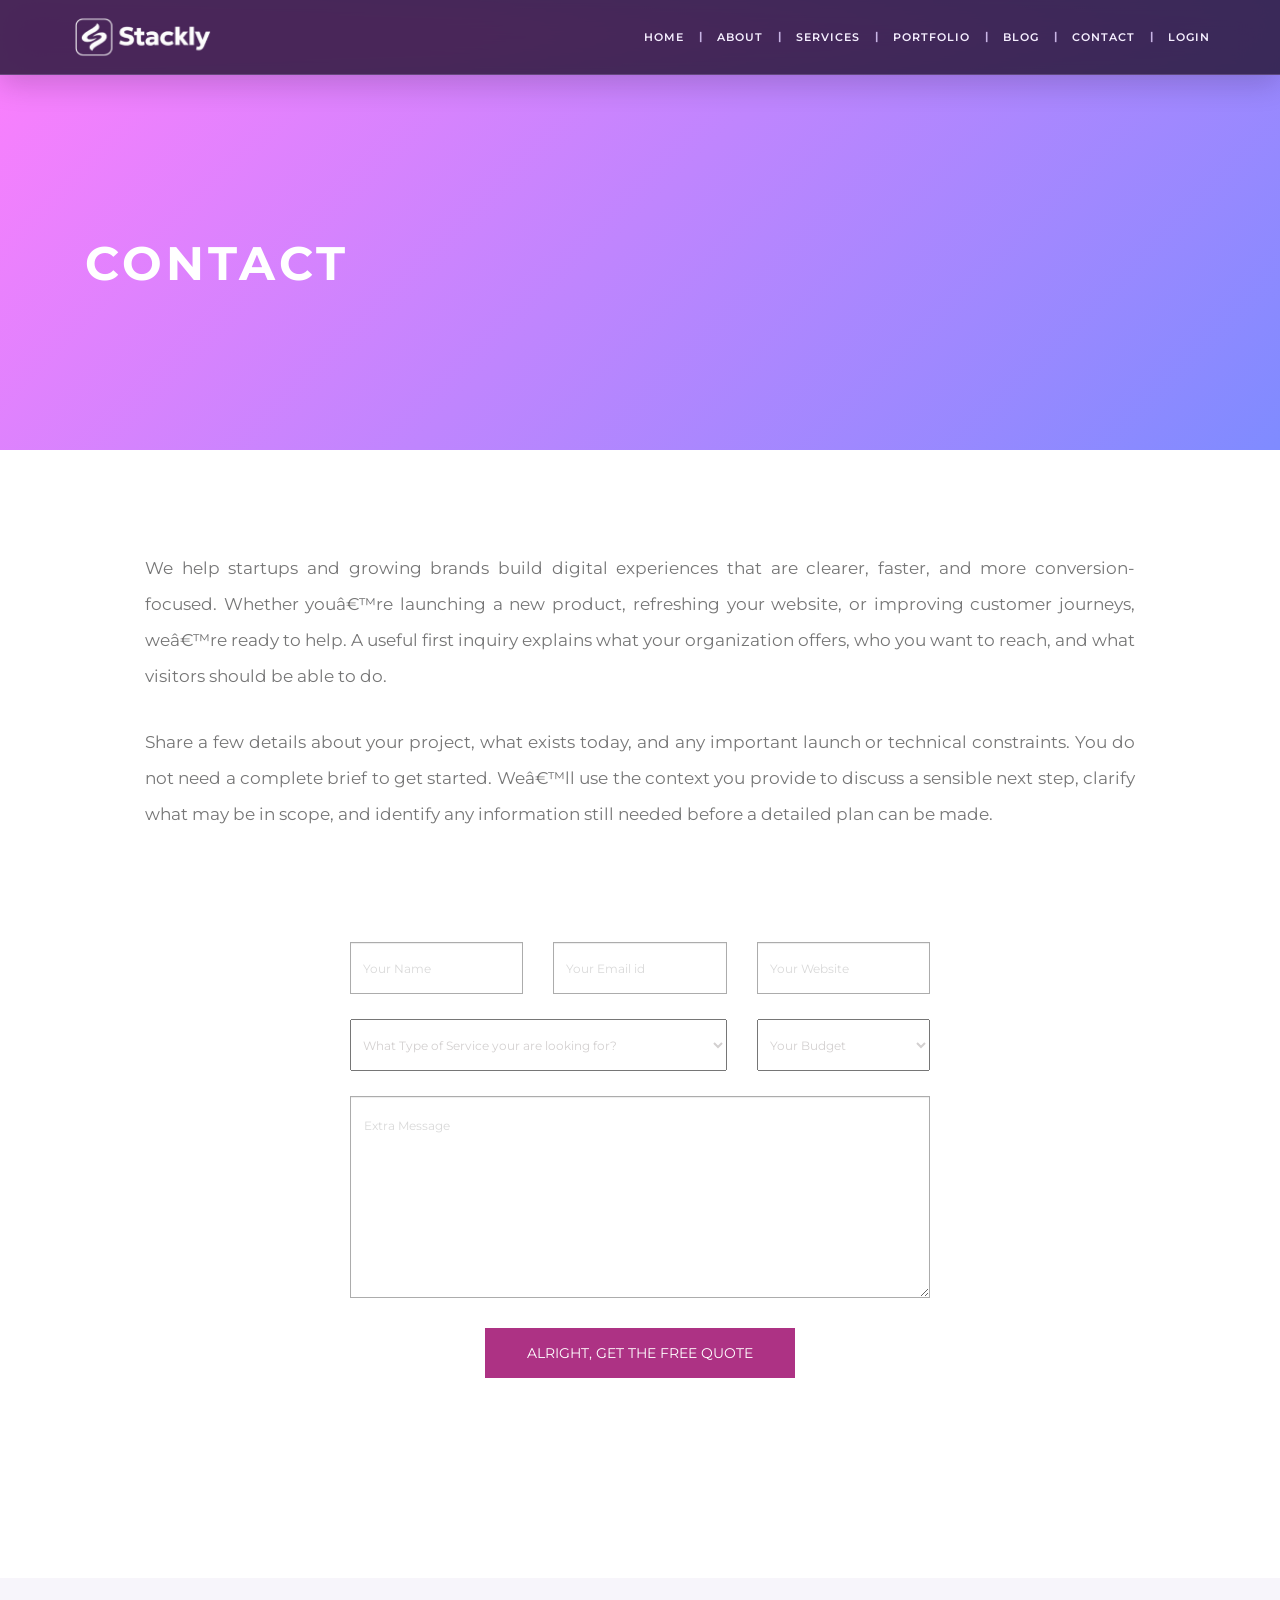
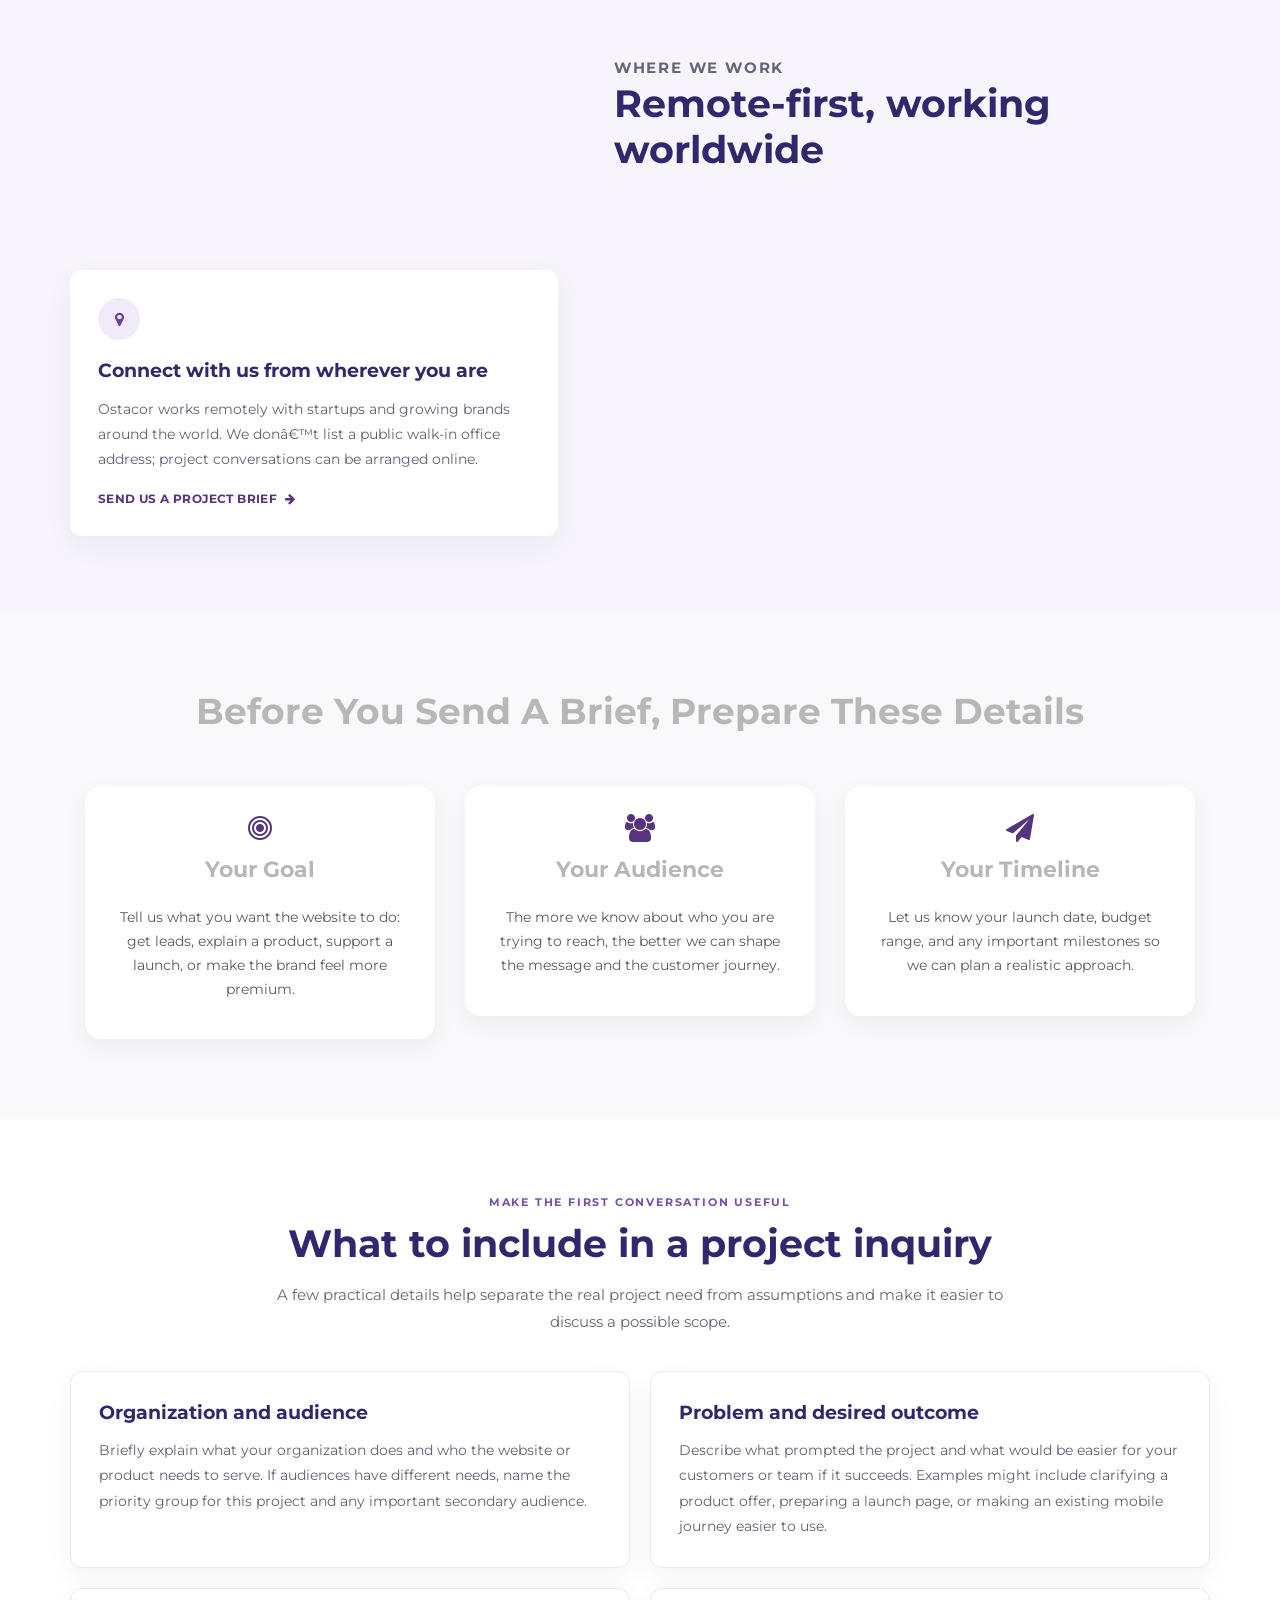
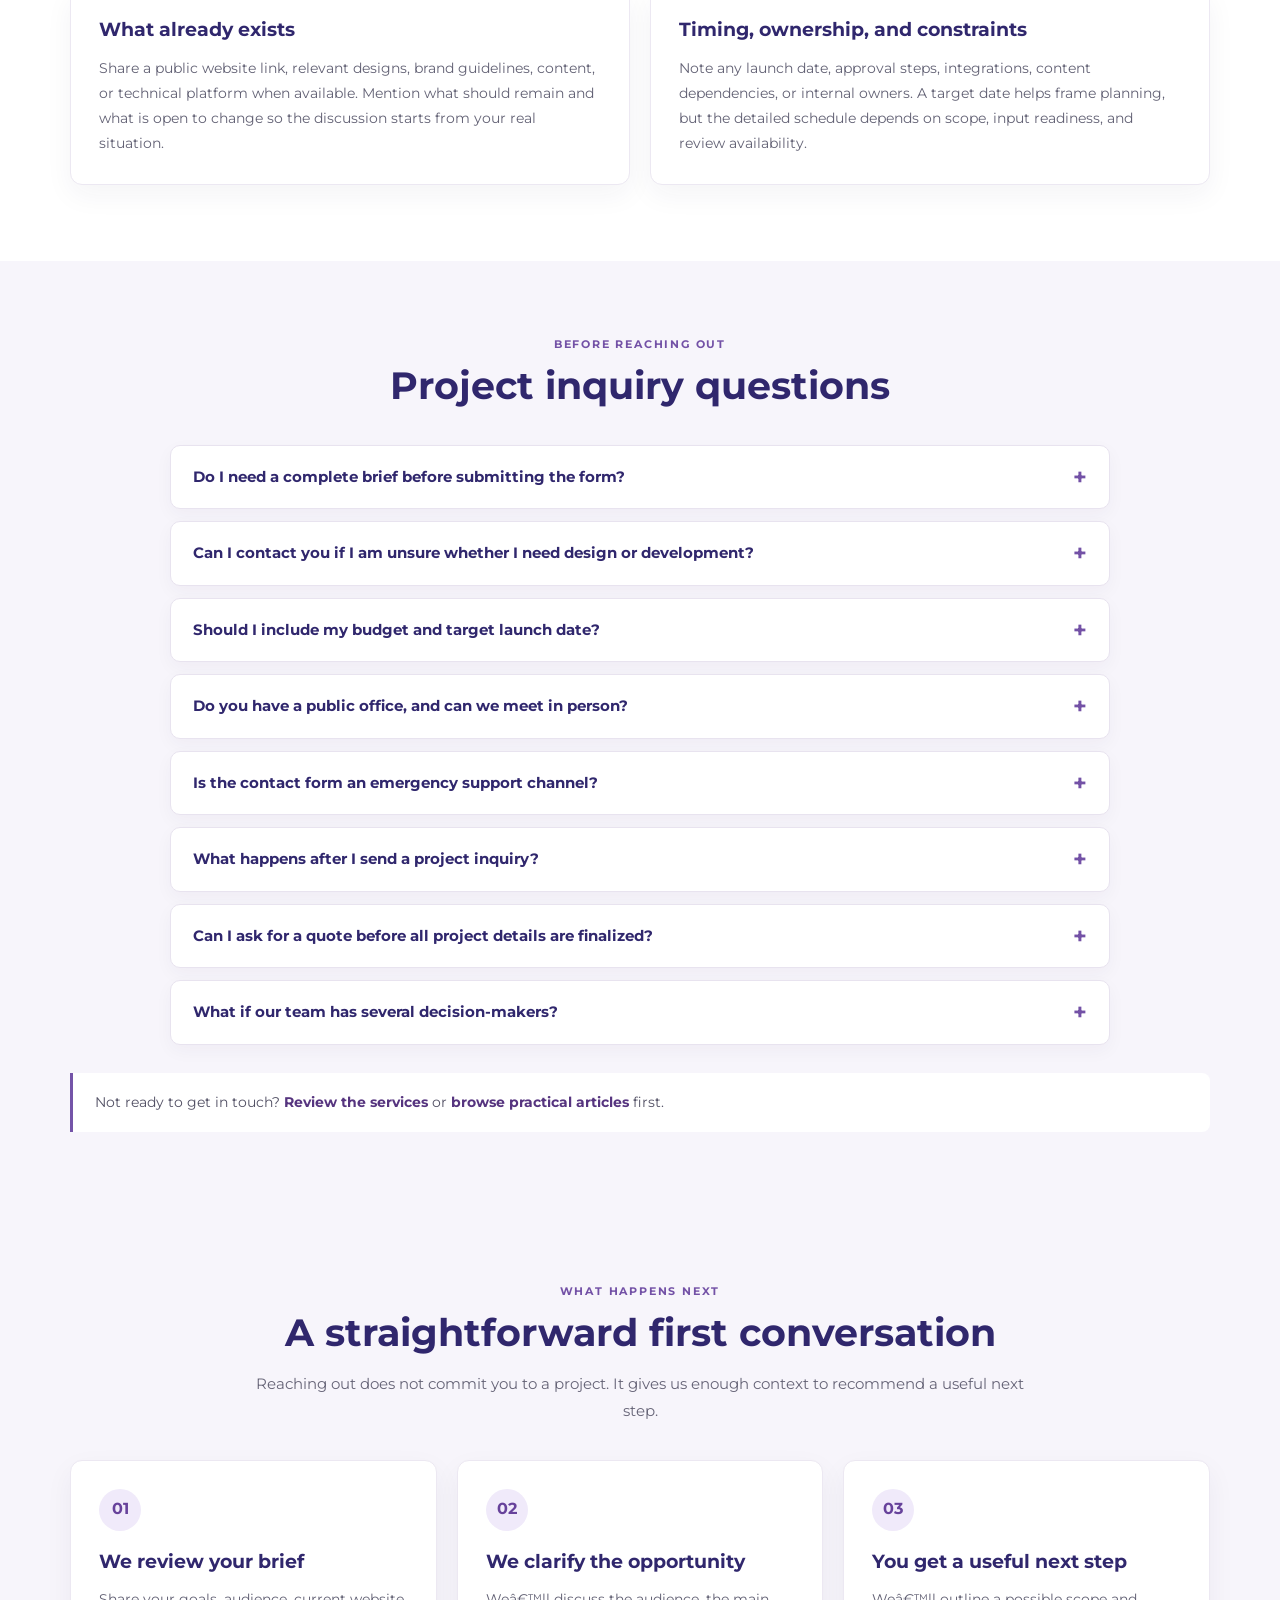
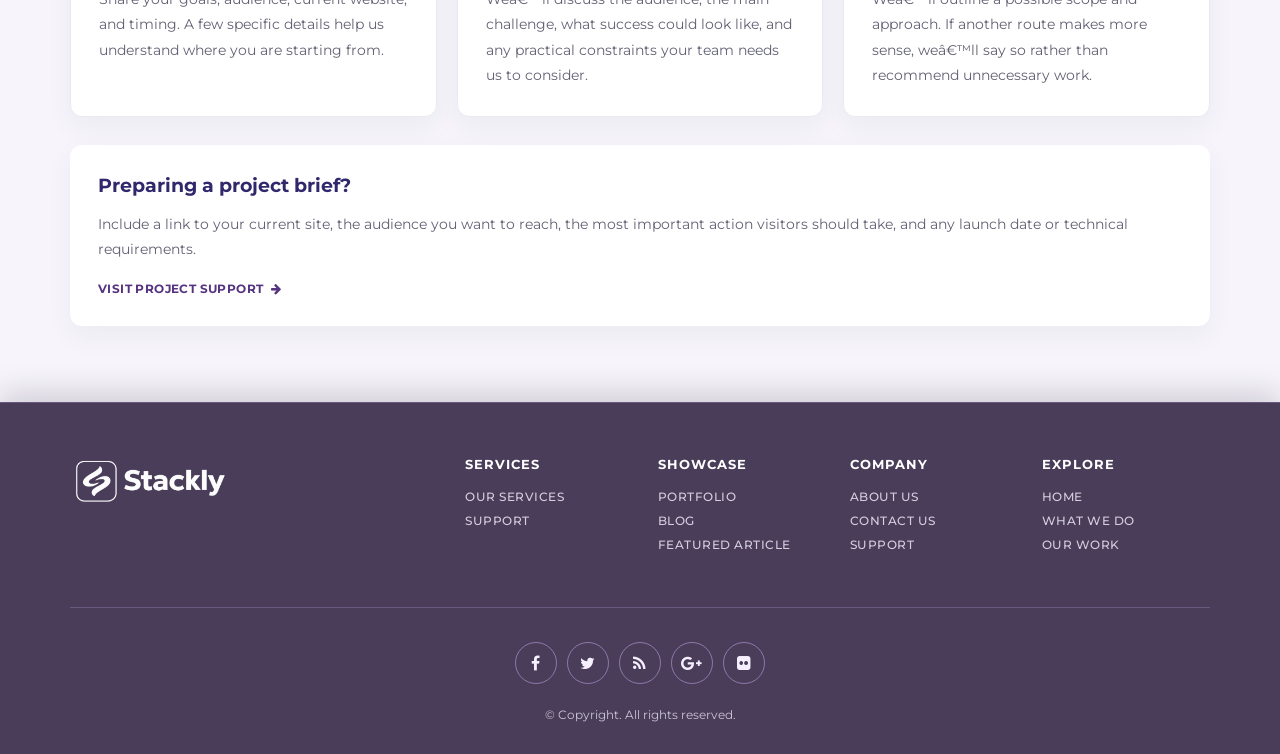
<file: contact.html>
﻿<!DOCTYPE html>
<html lang="en">
<head>
    <meta charset="utf-8">
    <meta http-equiv="X-UA-Compatible" content="IE=edge">
    <meta name="viewport" content="width=device-width, initial-scale=1">
    <meta name="description" content="Contact Ostacor about website strategy, design, responsive development, or launch support for your growing business.">
    <title>Contact | Ostacor</title>
    <link href="css/bootstrap.min.css" rel="stylesheet">
    <link href="css/animate.css" rel="stylesheet">
    <link href="css/viewbox.css" rel="stylesheet">
    <link href="css/main.css" rel="stylesheet">
    <style>
        .banner {
            display: flex;
            align-items: center;
            height: 50vh;
            color: #fff;
            position: relative;
            text-transform: uppercase;
            background-position: top;
            background-size: cover;
            background-repeat: no-repeat;
            background-image: url('https://images.unsplash.com/photo-1498050108023-c5249f4df085?auto=format&fit=crop&w=1600&q=80');
        }

        .banner h1 {
            text-align: left;
        }
    </style>
    <link href="https://cdnjs.cloudflare.com/ajax/libs/font-awesome/4.7.0/css/font-awesome.css" rel="stylesheet">
    <link href="https://fonts.googleapis.com/css?family=Montserrat:100,300,400,600,700,900" rel="stylesheet">
</head>
  
<!-- Body Start-->
<body>
<!-- Navbar Start-->
    <!-- Navigation -->
    <nav class="navbar navbar-inverse navbar-fixed-top">
        <div class="container">
            <!-- Brand -->
            <div class="navbar-header">
                <button type="button" class="navbar-toggle collapsed" data-toggle="collapse" data-target="#navbar-collapse" aria-expanded="false">
                    <span class="sr-only">Toggle navigation</span>
                    <span class="icon-bar"></span>
                    <span class="icon-bar"></span>
                    <span class="icon-bar"></span>
                </button>
                <a class="navbar-brand" href="index.html"><img src="images/stackly-logo.webp" alt="Stackly home"></a>
            </div>
            <div class="collapse navbar-collapse" id="navbar-collapse">
                <!-- Nav links -->
                <ul class="nav navbar-nav navbar-right">
                   <li><a href="index.html">home</a></li>
                   <li class="hidden-xs">|</li>
                   <li><a href="about.html">About</a></li>
                   <li class="hidden-xs">|</li>
                   <li><a href="services.html">services</a></li>
                   <li class="hidden-xs">|</li>
                   <li><a href="portfolio.html">portfolio</a></li>
                   <li class="hidden-xs">|</li>
                   <li><a href="blog.html">Blog</a></li>
                   <li class="hidden-xs">|</li>
                   <li><a href="contact.html">contact</a></li>
                   <li class="hidden-xs">|</li>
                   <li class="auth-nav-login"><a href="login.html">Login</a></li>
                </ul>
            </div>
        </div>
    </nav>
<!-- Navbar Ended-->

<!-- Jumbotron Start-->
<div class="text-center banner">
   <div class="gradient"></div>
    <div class="container">
       <div class="row">
           <div class="col-md-12">
                <h1 data-aos="fade-left" data-aos-easing="linear" data-aos-duration="800">Contact</h1>
           </div>
       </div>
    </div>
</div>
<!-- Jumbotron Ended-->

<!-- Support section Start -->
<div id="contact">
  <div class="container">
   <div class="col-md-12 text-left" data-aos="fade-up" data-aos-anchor-placement="bottom-bottom" data-aos-duration="1000">
       <p>We help startups and growing brands build digital experiences that are clearer, faster, and more conversion-focused. Whether youâ€™re launching a new product, refreshing your website, or improving customer journeys, weâ€™re ready to help. A useful first inquiry explains what your organization offers, who you want to reach, and what visitors should be able to do.</p>
       <p>Share a few details about your project, what exists today, and any important launch or technical constraints. You do not need a complete brief to get started. Weâ€™ll use the context you provide to discuss a sensible next step, clarify what may be in scope, and identify any information still needed before a detailed plan can be made.</p>
   </div>
     <div class="container py-5">
      <div class="row">
          <div class="col-md-12">
              <form>
                  <div class="form-group row" data-aos="fade-up" data-aos-anchor-placement="bottom-bottom" data-aos-duration="1000">
                      <div class="col-sm-4">
                          <input type="text" class="form-control" placeholder="Your Name" required>
                      </div>
                          <div class="col-sm-4">
                          <input type="text" class="form-control" placeholder="Your Email id" required>
                      </div>
                      <div class="col-sm-4">
                          <input type="text" class="form-control" placeholder="Your Website" required>
                      </div>
                  </div>
                  <div class="form-group row" data-aos="fade-up" data-aos-anchor-placement="bottom-bottom" data-aos-duration="1000">
                      <div class="col-xs-12 col-md-8"  data-aos="fade-up" data-aos-anchor-placement="bottom-bottom" data-aos-duration="1000">
                         <select required>
                           <option value="none">None</option>
                           <option value="web design">Web Design</option>
                           <option value="psd to html">Psd to html</option>
                           <option value="web hosting">Web hosting</option>
                           <option value="website template">website template</option>
                           <option value="" selected disabled hidden>What Type of Service your are looking for?</option>
                         </select>
                      </div>
                      <div class="col-xs-12 col-md-4">
                         <select required>
                           <option value="0">0</option>
                           <option value="1l">1L</option>
                           <option value="2ls">2Ls</option>
                           <option value="3ls">3Ls</option>
                           <option value="4ls">4Ls</option>
                           <option value="" selected disabled hidden>Your Budget</option>
                         </select>
                      </div>
                  </div>
                  <div class="form-group row" data-aos="fade-up" data-aos-anchor-placement="bottom-bottom" data-aos-duration="1000">
                      <div class="col-xs-12 col-md-12">
                          <textarea type="text" class="form-control" placeholder="Extra Message" rows="8" required></textarea>
                      </div>
                  </div>
                  <button type="submit" class="btn btn-primary px-4" data-aos="zoom-in" data-aos-duration="1000">Alright, Get the Free Quote</button>
              </form>
          </div>
      </div>
     </div>
  </div>
</div>
<!-- Support section Ended -->

<section class="editorial-section editorial-section--tint contact-location" aria-labelledby="contact-location-title">
  <div class="container editorial-split">
    <div>
      <p class="editorial-eyebrow">Where we work</p>
      <h2 id="contact-location-title">Remote-first, working worldwide</h2>
    </div>
    <div class="editorial-contact-note">
      <span class="editorial-card-icon"><i class="fa fa-map-marker" aria-hidden="true"></i></span>
      <h3>Connect with us from wherever you are</h3>
      <p>Ostacor works remotely with startups and growing brands around the world. We donâ€™t list a public walk-in office address; project conversations can be arranged online.</p>
      <a class="editorial-link" href="#contact">Send us a project brief <i class="fa fa-arrow-right" aria-hidden="true"></i></a>
    </div>
  </div>
</section>

<section class="services" style="padding: 80px 0; background: #f9f9fb;">
  <div class="container">
    <div class="row text-center" style="margin-bottom: 30px;">
      <div class="col-md-12">
        <h3 style="font-size: 36px; margin-bottom: 12px;">Before you send a brief, prepare these details</h3>
      </div>
    </div>
    <div class="row">
      <div class="col-md-4" data-aos="fade-up" data-aos-duration="500">
        <div style="background: #fff; padding: 28px; border-radius: 16px; box-shadow: 0 8px 24px rgba(0,0,0,0.05); height: 100%;">
          <i class="fa fa-bullseye" aria-hidden="true" style="font-size: 28px; color: #56347f; margin-bottom: 16px;"></i>
          <h3 style="font-size: 22px; margin-bottom: 12px;">Your goal</h3>
          <p style="color: #5b5b5b; line-height: 1.7;">Tell us what you want the website to do: get leads, explain a product, support a launch, or make the brand feel more premium.</p>
        </div>
      </div>
      <div class="col-md-4" data-aos="fade-up" data-aos-duration="700" data-aos-delay="150">
        <div style="background: #fff; padding: 28px; border-radius: 16px; box-shadow: 0 8px 24px rgba(0,0,0,0.05); height: 100%;">
          <i class="fa fa-users" aria-hidden="true" style="font-size: 28px; color: #56347f; margin-bottom: 16px;"></i>
          <h3 style="font-size: 22px; margin-bottom: 12px;">Your audience</h3>
          <p style="color: #5b5b5b; line-height: 1.7;">The more we know about who you are trying to reach, the better we can shape the message and the customer journey.</p>
        </div>
      </div>
      <div class="col-md-4" data-aos="fade-up" data-aos-duration="900" data-aos-delay="300">
        <div style="background: #fff; padding: 28px; border-radius: 16px; box-shadow: 0 8px 24px rgba(0,0,0,0.05); height: 100%;">
          <i class="fa fa-paper-plane" aria-hidden="true" style="font-size: 28px; color: #56347f; margin-bottom: 16px;"></i>
          <h3 style="font-size: 22px; margin-bottom: 12px;">Your timeline</h3>
          <p style="color: #5b5b5b; line-height: 1.7;">Let us know your launch date, budget range, and any important milestones so we can plan a realistic approach.</p>
        </div>
      </div>
    </div>
  </div>
</section>

<section class="editorial-section contact-inquiry-guide" aria-labelledby="contact-inquiry-title">
  <div class="container">
    <div class="editorial-heading">
      <p class="editorial-eyebrow">Make the first conversation useful</p>
      <h2 id="contact-inquiry-title">What to include in a project inquiry</h2>
      <p>A few practical details help separate the real project need from assumptions and make it easier to discuss a possible scope.</p>
    </div>
    <div class="editorial-grid editorial-grid--two">
      <article class="editorial-card">
        <h3>Organization and audience</h3>
        <p>Briefly explain what your organization does and who the website or product needs to serve. If audiences have different needs, name the priority group for this project and any important secondary audience.</p>
      </article>
      <article class="editorial-card">
        <h3>Problem and desired outcome</h3>
        <p>Describe what prompted the project and what would be easier for your customers or team if it succeeds. Examples might include clarifying a product offer, preparing a launch page, or making an existing mobile journey easier to use.</p>
      </article>
      <article class="editorial-card">
        <h3>What already exists</h3>
        <p>Share a public website link, relevant designs, brand guidelines, content, or technical platform when available. Mention what should remain and what is open to change so the discussion starts from your real situation.</p>
      </article>
      <article class="editorial-card">
        <h3>Timing, ownership, and constraints</h3>
        <p>Note any launch date, approval steps, integrations, content dependencies, or internal owners. A target date helps frame planning, but the detailed schedule depends on scope, input readiness, and review availability.</p>
      </article>
    </div>
  </div>
</section>

<section class="editorial-section editorial-section--tint contact-faq" aria-labelledby="contact-faq-title">
  <div class="container">
    <div class="editorial-heading">
      <p class="editorial-eyebrow">Before reaching out</p>
      <h2 id="contact-faq-title">Project inquiry questions</h2>
    </div>
    <div class="editorial-faq-list">
      <details class="editorial-faq-item">
        <summary>Do I need a complete brief before submitting the form?</summary>
        <div class="editorial-faq-answer">
          <p>No. A short description of your organization, audience, current challenge, and hoped-for outcome is enough to begin a useful conversation. If the project is early, say which decisions are still open rather than waiting until every detail is settled.</p>
          <p>A more detailed estimate may require page lists, design assets, platform information, timeline, and decision-makers. The initial inquiry can help identify what else is needed and whether the project is a fit for the services available.</p>
          <p>If some information is confidential, summarize it at a high level and explain that a deeper discussion may require a separate secure process. Please do not use the form to send passwords, access tokens, payment information, or private customer data.</p>
        </div>
      </details>
      <details class="editorial-faq-item">
        <summary>Can I contact you if I am unsure whether I need design or development?</summary>
        <div class="editorial-faq-answer">
          <p>Yes. Describe what feels unclear or blocked and what you already have. For example, you might have an existing website that is difficult to navigate, an approved design without a responsive build, or a product story that is not ready to turn into page copy.</p>
          <p>That context can help distinguish a planning, design, front-end implementation, or hosting question. The scope should be confirmed before work begins; submitting an inquiry does not commit you to a particular service.</p>
          <p>You can also link to examples of experiences you find effective and explain what you value about them, such as clearer navigation or a simpler form. The objective is to understand the need, not to select a technical solution before the constraints are known.</p>
        </div>
      </details>
      <details class="editorial-faq-item">
        <summary>Should I include my budget and target launch date?</summary>
        <div class="editorial-faq-answer">
          <p>If you have a budget range or target date, include it as planning context. Those details help frame priorities and identify whether the requested scope can be discussed against your constraints; they do not automatically guarantee a specific price, schedule, or outcome.</p>
          <p>If the date is fixed, mention why and what must be ready by then. Being clear about approvals, content readiness, integrations, and internal availability helps avoid building a plan around assumptions that could later delay the project.</p>
          <p>A budget range is useful context, not a guarantee of price or a substitute for defining deliverables. If you are still setting a budget, describe what must be included at launch and which improvements could be deferred so the scope can be discussed in practical terms.</p>
        </div>
      </details>
      <details class="editorial-faq-item">
        <summary>Do you have a public office, and can we meet in person?</summary>
        <div class="editorial-faq-answer">
          <p>Ostacor describes its work as remote-first and does not list a public walk-in office address. Project conversations can be arranged online, making it possible to work with teams in different locations.</p>
          <p>If an in-person meeting is important to your project, mention your location and expectations in the inquiry. Availability and arrangements would need to be confirmed directly rather than assumed from the remote-first setup.</p>
          <p>For remote collaboration, identify your time zone, preferred working hours, and the people who need to join important reviews. Clear communication expectations help teams plan feedback without relying on everyone being available at the same time.</p>
        </div>
      </details>
      <details class="editorial-faq-item">
        <summary>Is the contact form an emergency support channel?</summary>
        <div class="editorial-faq-answer">
          <p>No emergency response or fixed reply time is promised through this form. Use it for project inquiries and general discussion, and describe the impact and any relevant deadlines so the team can understand the context.</p>
          <p>If you already have a separate support agreement or escalation route, follow the process in that agreement. Do not use an ordinary contact form to share passwords, secret keys, payment details, or confidential customer information.</p>
          <p>For routine project inquiries, explain the issue and its impact while omitting sensitive data. If you are unsure whether a matter is covered by an existing agreement, use the contact route named in that agreement to confirm the right process.</p>
        </div>
      </details>
      <details class="editorial-faq-item">
        <summary>What happens after I send a project inquiry?</summary>
        <div class="editorial-faq-answer">
          <p>The information in your inquiry provides a starting point to understand your goal, audience, current site, timing, and likely service needs. If important details are missing, those questions can be clarified before anyone proposes a scope or schedule.</p>
          <p>Submitting the form is an inquiry, not a contract or confirmation of availability. Project fit, deliverables, pricing, and timing need to be discussed and agreed separately based on the actual requirements.</p>
          <p>Keep a copy of the public website link and project context you shared so you can refer to the same information in a follow-up. If your requirements change, note what changed and which launch or customer need it affects.</p>
        </div>
      </details>
      <details class="editorial-faq-item">
        <summary>Can I ask for a quote before all project details are finalized?</summary>
        <div class="editorial-faq-answer">
          <p>You can ask to discuss an early estimate, but its reliability depends on how clearly the pages, content, functionality, technical environment, and review responsibilities are defined. A rough range may need assumptions and exclusions to be useful.</p>
          <p>Be clear about what is confirmed and what might change. A responsible proposal should state what is included, what is not, which inputs are expected from your team, and what events could affect timing or cost.</p>
          <p>If major decisions such as page count, integrations, or content ownership are unresolved, a discovery or scoping conversation may be needed before a dependable quote is possible. This is preferable to presenting a precise figure based on hidden assumptions.</p>
        </div>
      </details>
      <details class="editorial-faq-item">
        <summary>What if our team has several decision-makers?</summary>
        <div class="editorial-faq-answer">
          <p>List the people who need to review the work and identify one person who can consolidate feedback and confirm decisions. This helps distinguish essential requirements from preferences and reduces the risk of conflicting direction late in a milestone.</p>
          <p>If legal, brand, security, or engineering approval is required, include those reviewers in planning early. Their requirements can affect content, integrations, or implementation, so discovering them near launch may create avoidable rework.</p>
          <p>Ask reviewers to distinguish essential requirements from optional preferences and to return comments by agreed dates. A single person should resolve conflicting notes and confirm the approved direction so implementation does not have to guess which instruction takes precedence.</p>
        </div>
      </details>
    </div>
    <p class="editorial-callout">Not ready to get in touch? <a href="services.html">Review the services</a> or <a href="blog.html">browse practical articles</a> first.</p>
  </div>
</section>

<!-- Footer section Start -->
<section class="editorial-section editorial-section--tint">
  <div class="container">
    <div class="editorial-heading">
      <p class="editorial-eyebrow">What happens next</p>
      <h2>A straightforward first conversation</h2>
      <p>Reaching out does not commit you to a project. It gives us enough context to recommend a useful next step.</p>
    </div>
    <div class="editorial-grid editorial-grid--three">
      <article class="editorial-card">
        <span class="editorial-step">01</span>
        <h3>We review your brief</h3>
        <p>Share your goals, audience, current website, and timing. A few specific details help us understand where you are starting from.</p>
      </article>
      <article class="editorial-card">
        <span class="editorial-step">02</span>
        <h3>We clarify the opportunity</h3>
        <p>Weâ€™ll discuss the audience, the main challenge, what success could look like, and any practical constraints your team needs us to consider.</p>
      </article>
      <article class="editorial-card">
        <span class="editorial-step">03</span>
        <h3>You get a useful next step</h3>
        <p>Weâ€™ll outline a possible scope and approach. If another route makes more sense, weâ€™ll say so rather than recommend unnecessary work.</p>
      </article>
    </div>
    <div class="editorial-contact-note">
      <h3>Preparing a project brief?</h3>
      <p>Include a link to your current site, the audience you want to reach, the most important action visitors should take, and any launch date or technical requirements.</p>
      <a class="editorial-link" href="support.html">Visit project support <i class="fa fa-arrow-right" aria-hidden="true"></i></a>
    </div>
  </div>
</section>

<footer class="site-footer">
    <div class="container">
        <div class="footer-main">
            <a class="footer-brand" href="index.html" aria-label="Stackly home"><img class="footer-logo" src="images/stackly-logo.webp" alt="Stackly home"></a>
            <nav class="footer-navigation" aria-label="Footer navigation">
                <div class="footer-group"><h2>Services</h2><ul><li><a href="services.html">Our services</a></li><li><a href="support.html">Support</a></li></ul></div>
                <div class="footer-group"><h2>Showcase</h2><ul><li><a href="portfolio.html">Portfolio</a></li><li><a href="blog.html">Blog</a></li><li><a href="blog_single.html">Featured article</a></li></ul></div>
                <div class="footer-group"><h2>Company</h2><ul><li><a href="about.html">About us</a></li><li><a href="contact.html">Contact us</a></li><li><a href="support.html">Support</a></li></ul></div>
                <div class="footer-group"><h2>Explore</h2><ul><li><a href="index.html">Home</a></li><li><a href="services.html">What we do</a></li><li><a href="portfolio.html">Our work</a></li></ul></div>
            </nav>
        </div>
        <div class="footer-divider"></div>
        <div class="footer-bottom">
            <ul class="footer-social" aria-label="Social media">
                <li><a href="404.html" aria-label="Facebook" title="Facebook"><i class="fa fa-facebook" aria-hidden="true"></i></a></li>
                <li><a href="404.html" aria-label="Twitter" title="Twitter"><i class="fa fa-twitter" aria-hidden="true"></i></a></li>
                <li><a href="404.html" aria-label="RSS" title="RSS"><i class="fa fa-rss" aria-hidden="true"></i></a></li>
                <li><a href="404.html" aria-label="Google Plus" title="Google Plus"><i class="fa fa-google-plus" aria-hidden="true"></i></a></li>
                <li><a href="404.html" aria-label="Flickr" title="Flickr"><i class="fa fa-flickr" aria-hidden="true"></i></a></li>
            </ul>
            <p class="footer-legal">&copy; Copyright. All rights reserved.</p>
        </div>
    </div>
</footer>
<!-- Footer section Ended --> 

<div class='scrolltop'>
    <div class='scroll icon'><i class="fa fa-4x fa-angle-up"></i></div>
</div>
   
    <!-- jQuery (necessary for Bootstrap's JavaScript plugins) -->
    <script src="https://ajax.googleapis.com/ajax/libs/jquery/1.11.3/jquery.min.js"></script>
    <!-- Include all compiled plugins (below), or include individual files as needed -->
    <script src="js/animate.js"></script>
    <script src="js/bootstrap.min.js"></script>
    <script src="js/jquery.viewbox.min.js"></script>
    <script src="js/custom.js"></script>

    </body>
  <!-- Body Ended -->
</html>
</file>
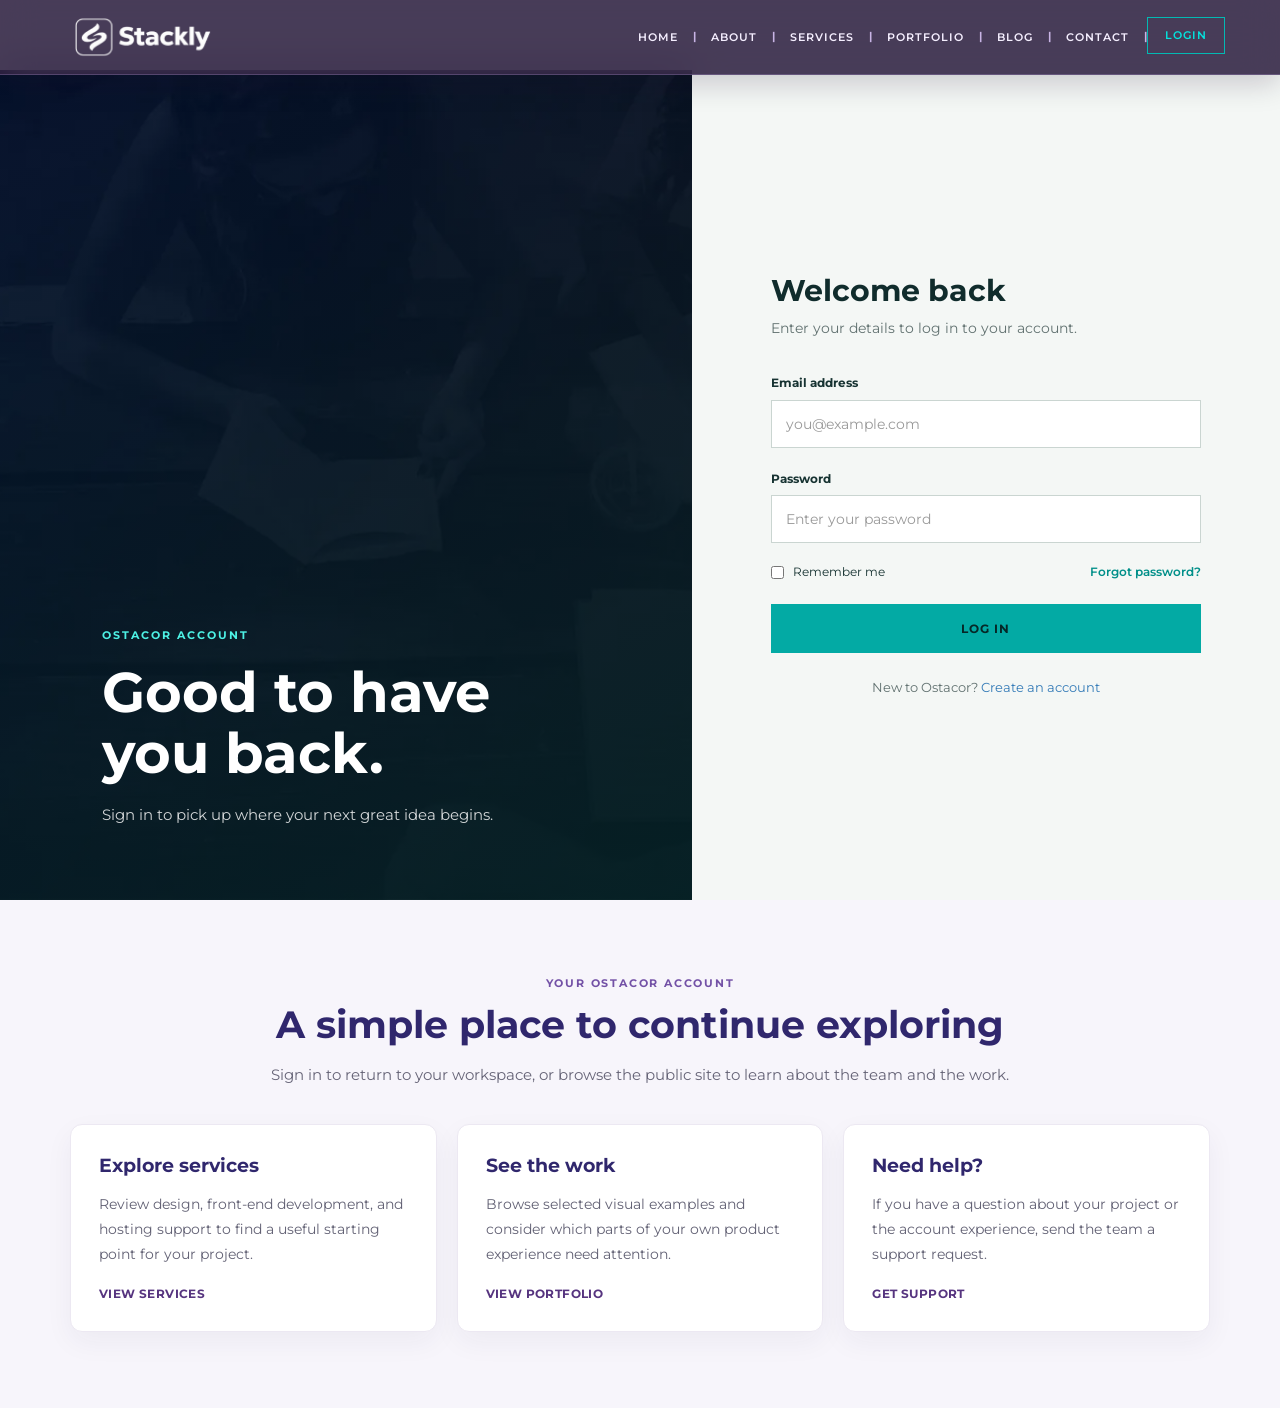
<file: dashboard.html>
﻿<!DOCTYPE html>
<html lang="en">
<head>
    <meta charset="utf-8">
    <meta http-equiv="X-UA-Compatible" content="IE=edge">
    <meta name="viewport" content="width=device-width, initial-scale=1">
    <meta name="description" content="Your Ostacor account dashboard.">
    <title>Dashboard | Ostacor</title>
    <link href="css/bootstrap.min.css" rel="stylesheet">
    <link href="css/main.css" rel="stylesheet">
    <link href="css/auth.css" rel="stylesheet">
    <link href="https://fonts.googleapis.com/css?family=Montserrat:300,400,500,600,700,900" rel="stylesheet">
</head>
<body>
    <nav class="navbar navbar-inverse navbar-fixed-top" aria-label="Main navigation">
        <div class="container">
            <div class="navbar-header">
                <button type="button" class="navbar-toggle collapsed" data-toggle="collapse" data-target="#navbar-collapse" aria-expanded="false">
                    <span class="sr-only">Toggle navigation</span>
                    <span class="icon-bar"></span>
                    <span class="icon-bar"></span>
                    <span class="icon-bar"></span>
                </button>
                <a class="navbar-brand" href="index.html"><img src="images/stackly-logo.webp" alt="Stackly home"></a>
            </div>
            <div class="collapse navbar-collapse" id="navbar-collapse">
                <ul class="nav navbar-nav navbar-right">
                    <li><a href="index.html">Home</a></li>
                    <li class="hidden-xs">|</li>
                    <li><a href="about.html">About</a></li>
                    <li class="hidden-xs">|</li>
                    <li><a href="services.html">Services</a></li>
                    <li class="hidden-xs">|</li>
                    <li><a href="portfolio.html">Portfolio</a></li>
                    <li class="hidden-xs">|</li>
                    <li><a href="blog.html">Blog</a></li>
                    <li class="hidden-xs">|</li>
                    <li><a href="contact.html">Contact</a></li>
                    <li class="hidden-xs">|</li>
                    <li class="auth-nav-login"><a href="dashboard.html" aria-current="page">Dashboard</a></li>
                </ul>
            </div>
        </div>
    </nav>

    <main class="dashboard-page" id="dashboard-page" hidden>
        <div class="dashboard-container">
            <header class="dashboard-topline">
                <p class="dashboard-kicker">Ostacor account</p>
                <div class="dashboard-account">
                    <div>
                        <span class="dashboard-account-label">Signed in as</span>
                        <strong class="dashboard-account-email" id="dashboard-email"></strong>
                    </div>
                    <button class="dashboard-logout" id="dashboard-logout" type="button">Log out</button>
                </div>
            </header>
            <section class="dashboard-heading" aria-labelledby="dashboard-title">
                <h1 id="dashboard-title">Your workspace</h1>
                <p>Welcome to Ostacor. Find what you need from one place.</p>
            </section>
            <section aria-labelledby="dashboard-links-title">
                <h2 class="dashboard-section-title" id="dashboard-links-title">Explore Ostacor</h2>
                <div class="dashboard-links">
                    <a class="dashboard-link-card" href="services.html">
                        <h3>Our services</h3>
                        <p>Explore the web design and development services we offer.</p>
                        <span>View services</span>
                    </a>
                    <a class="dashboard-link-card" href="portfolio.html">
                        <h3>Portfolio</h3>
                        <p>Browse selected work from the Ostacor creative team.</p>
                        <span>View portfolio</span>
                    </a>
                    <a class="dashboard-link-card" href="support.html">
                        <h3>Support</h3>
                        <p>Get in touch with the team if you need a hand.</p>
                        <span>Visit support</span>
                    </a>
                </div>
            </section>
            <section class="dashboard-next-steps" aria-labelledby="dashboard-next-title">
                <h2 class="dashboard-section-title" id="dashboard-next-title">Plan your next step</h2>
                <p class="dashboard-section-intro">A little context makes it easier to turn an idea into a clear project brief.</p>
                <div class="dashboard-links">
                    <a class="dashboard-link-card" href="blog.html">
                        <h3>Gather ideas</h3>
                        <p>Read practical notes on product design, site structure, performance, and launch planning.</p>
                        <span>Read insights</span>
                    </a>
                    <a class="dashboard-link-card" href="contact.html#contact">
                        <h3>Prepare a brief</h3>
                        <p>Share your audience, business goal, key pages, timing, and any technical constraints.</p>
                        <span>Contact the team</span>
                    </a>
                    <a class="dashboard-link-card" href="about.html">
                        <h3>Learn about Ostacor</h3>
                        <p>See how we approach discovery, design decisions, development, and ongoing improvement.</p>
                        <span>Meet the team</span>
                    </a>
                </div>
            </section>
        </div>
    </main>
    <script>
        var signedInEmail = localStorage.getItem('ostacorLoggedInEmail');
        if (!signedInEmail) {
            window.location.replace('login.html');
        } else {
            document.getElementById('dashboard-email').textContent = signedInEmail;
            document.getElementById('dashboard-page').hidden = false;
        }

        document.getElementById('dashboard-logout').addEventListener('click', function () {
            localStorage.removeItem('ostacorLoggedInEmail');
            window.location.replace('login.html');
        });
    </script>
</body>
</html>
</file>
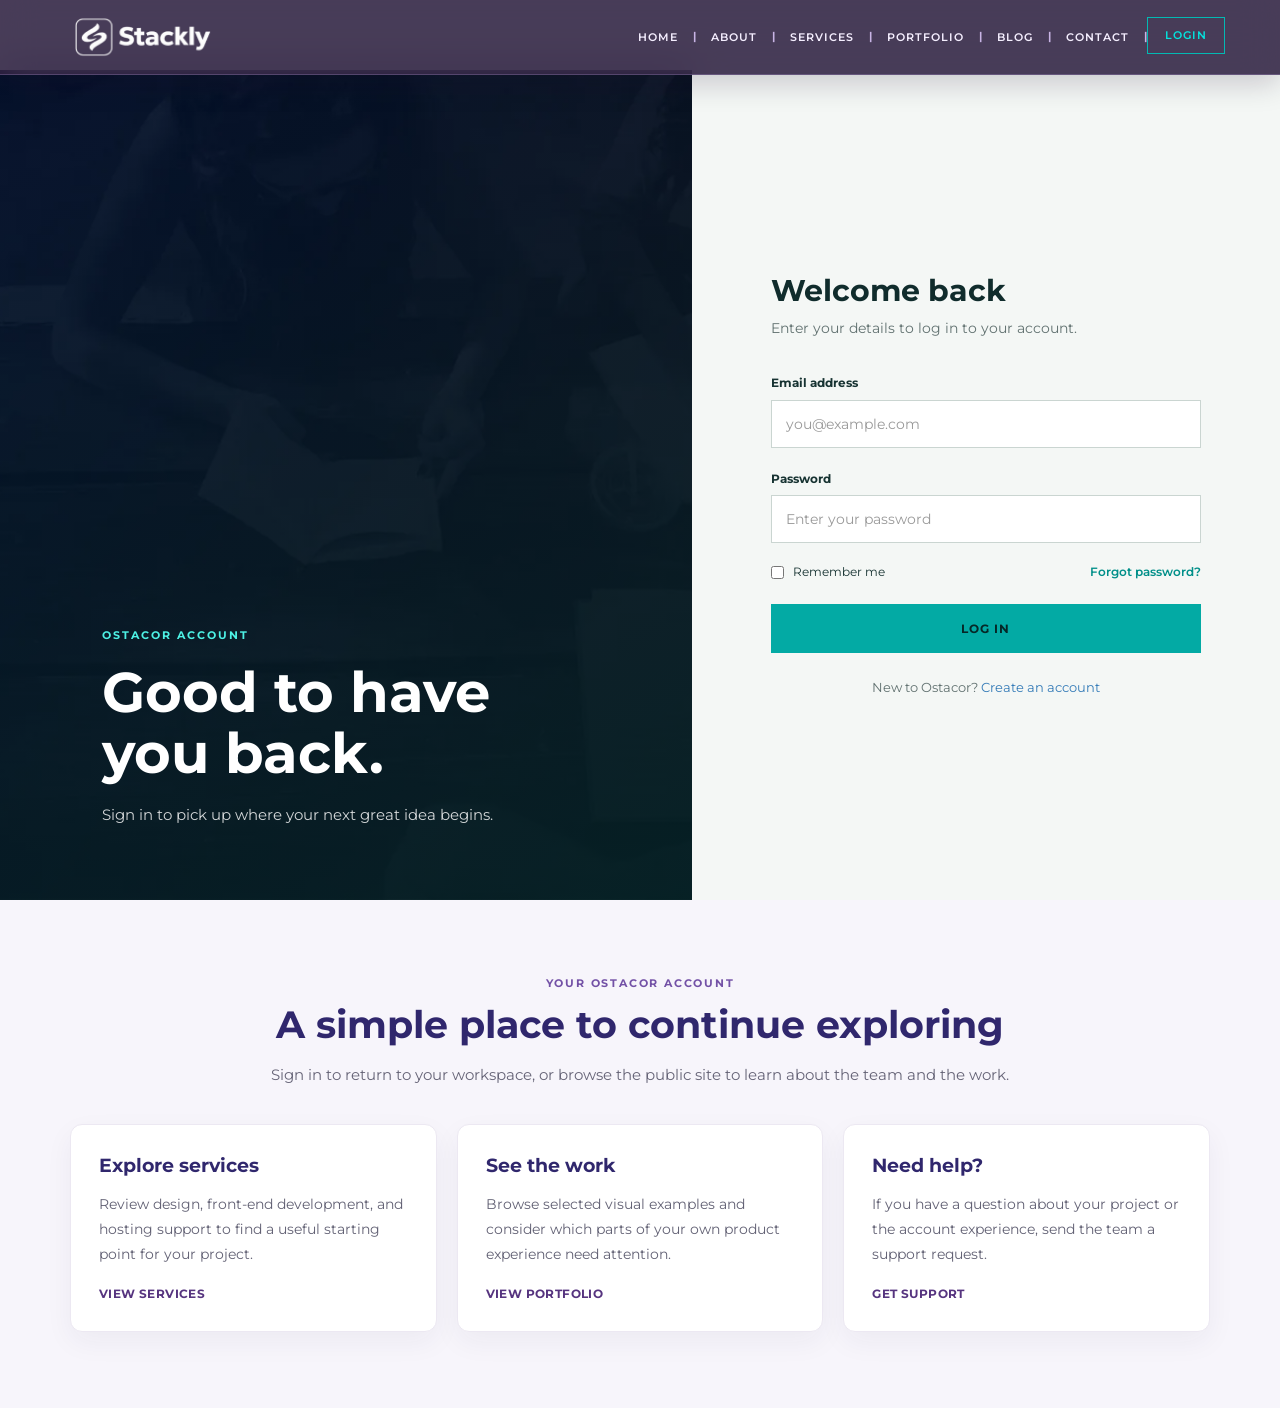
<file: login.html>
﻿<!DOCTYPE html>
<html lang="en">
<head>
    <meta charset="utf-8">
    <meta http-equiv="X-UA-Compatible" content="IE=edge">
    <meta name="viewport" content="width=device-width, initial-scale=1">
    <meta name="description" content="Log in to your Ostacor account.">
    <title>Login | Ostacor</title>
    <link href="css/bootstrap.min.css" rel="stylesheet">
    <link href="css/main.css" rel="stylesheet">
    <link href="css/auth.css" rel="stylesheet">
    <link href="https://fonts.googleapis.com/css?family=Montserrat:300,400,500,600,700,900" rel="stylesheet">
</head>
<body>
    <nav class="navbar navbar-inverse navbar-fixed-top" aria-label="Main navigation">
        <div class="container">
            <div class="navbar-header">
                <button type="button" class="navbar-toggle collapsed" data-toggle="collapse" data-target="#navbar-collapse" aria-expanded="false">
                    <span class="sr-only">Toggle navigation</span>
                    <span class="icon-bar"></span>
                    <span class="icon-bar"></span>
                    <span class="icon-bar"></span>
                </button>
                <a class="navbar-brand" href="index.html"><img src="images/stackly-logo.webp" alt="Stackly home"></a>
            </div>
            <div class="collapse navbar-collapse" id="navbar-collapse">
                <ul class="nav navbar-nav navbar-right">
                    <li><a href="index.html">Home</a></li>
                    <li class="hidden-xs">|</li>
                    <li><a href="about.html">About</a></li>
                    <li class="hidden-xs">|</li>
                    <li><a href="services.html">Services</a></li>
                    <li class="hidden-xs">|</li>
                    <li><a href="portfolio.html">Portfolio</a></li>
                    <li class="hidden-xs">|</li>
                    <li><a href="blog.html">Blog</a></li>
                    <li class="hidden-xs">|</li>
                    <li><a href="contact.html">Contact</a></li>
                    <li class="hidden-xs">|</li>
                    <li class="auth-nav-login"><a href="login.html" aria-current="page">Login</a></li>
                </ul>
            </div>
        </div>
    </nav>

    <main class="auth-page">
        <div class="auth-shell">
            <section class="auth-story" aria-label="Welcome to Ostacor">
                <div class="auth-story-content">
                    <p class="auth-eyebrow">Ostacor account</p>
                    <h1>Good to have you back.</h1>
                    <p>Sign in to pick up where your next great idea begins.</p>
                </div>
            </section>
            <section class="auth-panel" aria-labelledby="login-title">
                <div class="auth-form-wrap">
                    <h2 id="login-title">Welcome back</h2>
                    <p class="auth-intro">Enter your details to log in to your account.</p>
                    <form class="auth-form" id="login-form">
                        <div class="form-group">
                            <label for="login-email">Email address</label>
                            <input class="form-control" id="login-email" name="email" type="email" autocomplete="email" placeholder="you@example.com" required>
                        </div>
                        <div class="form-group">
                            <label for="login-password">Password</label>
                            <input class="form-control" id="login-password" name="password" type="password" autocomplete="current-password" placeholder="Enter your password" required>
                        </div>
                        <div class="auth-form-options">
                            <label><input type="checkbox" name="remember"> Remember me</label>
                            <a href="404.html">Forgot password?</a>
                        </div>
                        <button class="btn auth-submit" type="submit">Log in</button>
                        <p class="auth-status" id="login-status" role="status" hidden></p>
                    </form>
                    <p class="auth-switch">New to Ostacor? <a href="signup.html">Create an account</a></p>
                </div>
            </section>
        </div>
    </main>
    <section class="editorial-section editorial-section--tint">
        <div class="container">
            <div class="editorial-heading">
                <p class="editorial-eyebrow">Your Ostacor account</p>
                <h2>A simple place to continue exploring</h2>
                <p>Sign in to return to your workspace, or browse the public site to learn about the team and the work.</p>
            </div>
            <div class="editorial-grid editorial-grid--three">
                <article class="editorial-card">
                    <h3>Explore services</h3>
                    <p>Review design, front-end development, and hosting support to find a useful starting point for your project.</p>
                    <a class="editorial-link" href="services.html">View services <i class="fa fa-arrow-right" aria-hidden="true"></i></a>
                </article>
                <article class="editorial-card">
                    <h3>See the work</h3>
                    <p>Browse selected visual examples and consider which parts of your own product experience need attention.</p>
                    <a class="editorial-link" href="portfolio.html">View portfolio <i class="fa fa-arrow-right" aria-hidden="true"></i></a>
                </article>
                <article class="editorial-card">
                    <h3>Need help?</h3>
                    <p>If you have a question about your project or the account experience, send the team a support request.</p>
                    <a class="editorial-link" href="support.html">Get support <i class="fa fa-arrow-right" aria-hidden="true"></i></a>
                </article>
            </div>
        </div>
    </section>
    <script>
        document.getElementById('login-form').addEventListener('submit', function (event) {
            event.preventDefault();
            var email = document.getElementById('login-email').value.trim();
            localStorage.setItem('ostacorLoggedInEmail', email);
            window.location.href = 'dashboard.html';
        });
    </script>
</body>
</html>
</file>
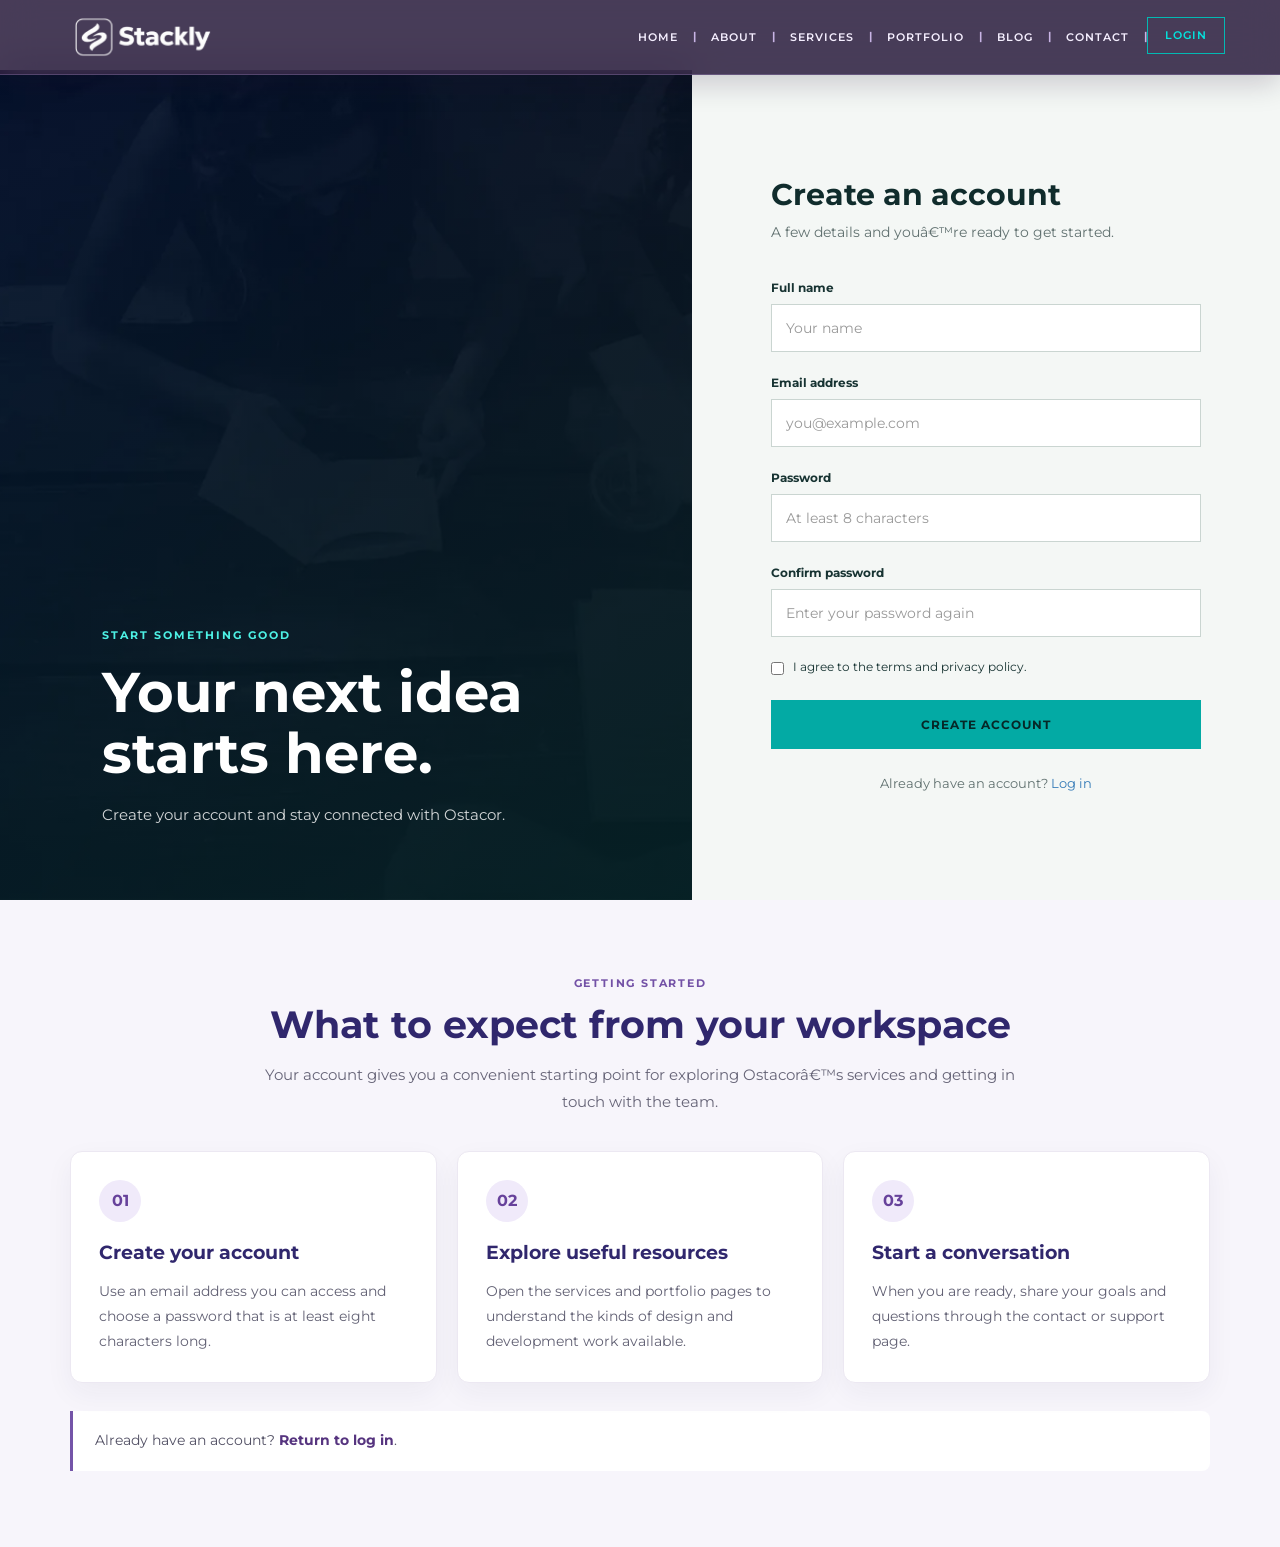
<file: signup.html>
﻿<!DOCTYPE html>
<html lang="en">
<head>
    <meta charset="utf-8">
    <meta http-equiv="X-UA-Compatible" content="IE=edge">
    <meta name="viewport" content="width=device-width, initial-scale=1">
    <meta name="description" content="Create an Ostacor account.">
    <title>Sign Up | Ostacor</title>
    <link href="css/bootstrap.min.css" rel="stylesheet">
    <link href="css/main.css" rel="stylesheet">
    <link href="css/auth.css" rel="stylesheet">
    <link href="https://fonts.googleapis.com/css?family=Montserrat:300,400,500,600,700,900" rel="stylesheet">
</head>
<body>
    <nav class="navbar navbar-inverse navbar-fixed-top" aria-label="Main navigation">
        <div class="container">
            <div class="navbar-header">
                <button type="button" class="navbar-toggle collapsed" data-toggle="collapse" data-target="#navbar-collapse" aria-expanded="false">
                    <span class="sr-only">Toggle navigation</span>
                    <span class="icon-bar"></span>
                    <span class="icon-bar"></span>
                    <span class="icon-bar"></span>
                </button>
                <a class="navbar-brand" href="index.html"><img src="images/stackly-logo.webp" alt="Stackly home"></a>
            </div>
            <div class="collapse navbar-collapse" id="navbar-collapse">
                <ul class="nav navbar-nav navbar-right">
                    <li><a href="index.html">Home</a></li>
                    <li class="hidden-xs">|</li>
                    <li><a href="about.html">About</a></li>
                    <li class="hidden-xs">|</li>
                    <li><a href="services.html">Services</a></li>
                    <li class="hidden-xs">|</li>
                    <li><a href="portfolio.html">Portfolio</a></li>
                    <li class="hidden-xs">|</li>
                    <li><a href="blog.html">Blog</a></li>
                    <li class="hidden-xs">|</li>
                    <li><a href="contact.html">Contact</a></li>
                    <li class="hidden-xs">|</li>
                    <li class="auth-nav-login"><a href="login.html">Login</a></li>
                </ul>
            </div>
        </div>
    </nav>

    <main class="auth-page">
        <div class="auth-shell">
            <section class="auth-story" aria-label="Join Ostacor">
                <div class="auth-story-content">
                    <p class="auth-eyebrow">Start something good</p>
                    <h1>Your next idea starts here.</h1>
                    <p>Create your account and stay connected with Ostacor.</p>
                </div>
            </section>
            <section class="auth-panel" aria-labelledby="signup-title">
                <div class="auth-form-wrap">
                    <h2 id="signup-title">Create an account</h2>
                    <p class="auth-intro">A few details and youâ€™re ready to get started.</p>
                    <form class="auth-form" id="signup-form">
                        <div class="form-group">
                            <label for="signup-name">Full name</label>
                            <input class="form-control" id="signup-name" name="name" type="text" autocomplete="name" placeholder="Your name" required>
                        </div>
                        <div class="form-group">
                            <label for="signup-email">Email address</label>
                            <input class="form-control" id="signup-email" name="email" type="email" autocomplete="email" placeholder="you@example.com" required>
                        </div>
                        <div class="form-group">
                            <label for="signup-password">Password</label>
                            <input class="form-control" id="signup-password" name="password" type="password" autocomplete="new-password" minlength="8" placeholder="At least 8 characters" required>
                        </div>
                        <div class="form-group">
                            <label for="signup-confirm-password">Confirm password</label>
                            <input class="form-control" id="signup-confirm-password" name="confirm-password" type="password" autocomplete="new-password" minlength="8" placeholder="Enter your password again" required>
                        </div>
                        <p class="auth-terms"><label><input id="signup-terms" type="checkbox" required> I agree to the terms and privacy policy.</label></p>
                        <button class="btn auth-submit" type="submit">Create account</button>
                        <p class="auth-status" id="signup-status" role="status" hidden></p>
                    </form>
                    <p class="auth-switch">Already have an account? <a href="login.html">Log in</a></p>
                </div>
            </section>
        </div>
    </main>
    <section class="editorial-section editorial-section--tint">
        <div class="container">
            <div class="editorial-heading">
                <p class="editorial-eyebrow">Getting started</p>
                <h2>What to expect from your workspace</h2>
                <p>Your account gives you a convenient starting point for exploring Ostacorâ€™s services and getting in touch with the team.</p>
            </div>
            <div class="editorial-grid editorial-grid--three">
                <article class="editorial-card">
                    <span class="editorial-step">01</span>
                    <h3>Create your account</h3>
                    <p>Use an email address you can access and choose a password that is at least eight characters long.</p>
                </article>
                <article class="editorial-card">
                    <span class="editorial-step">02</span>
                    <h3>Explore useful resources</h3>
                    <p>Open the services and portfolio pages to understand the kinds of design and development work available.</p>
                </article>
                <article class="editorial-card">
                    <span class="editorial-step">03</span>
                    <h3>Start a conversation</h3>
                    <p>When you are ready, share your goals and questions through the contact or support page.</p>
                </article>
            </div>
            <p class="editorial-callout">Already have an account? <a href="login.html">Return to log in</a>.</p>
        </div>
    </section>
    <script>
        document.getElementById('signup-form').addEventListener('submit', function (event) {
            event.preventDefault();
            var password = document.getElementById('signup-password').value;
            var confirmation = document.getElementById('signup-confirm-password').value;
            var status = document.getElementById('signup-status');
            if (password !== confirmation) {
                status.textContent = 'Your passwords do not match. Please check and try again.';
                status.hidden = false;
                return;
            }

            localStorage.setItem('ostacorLoggedInEmail', document.getElementById('signup-email').value.trim());
            window.location.href = 'dashboard.html';
        });
    </script>
</body>
</html>
</file>
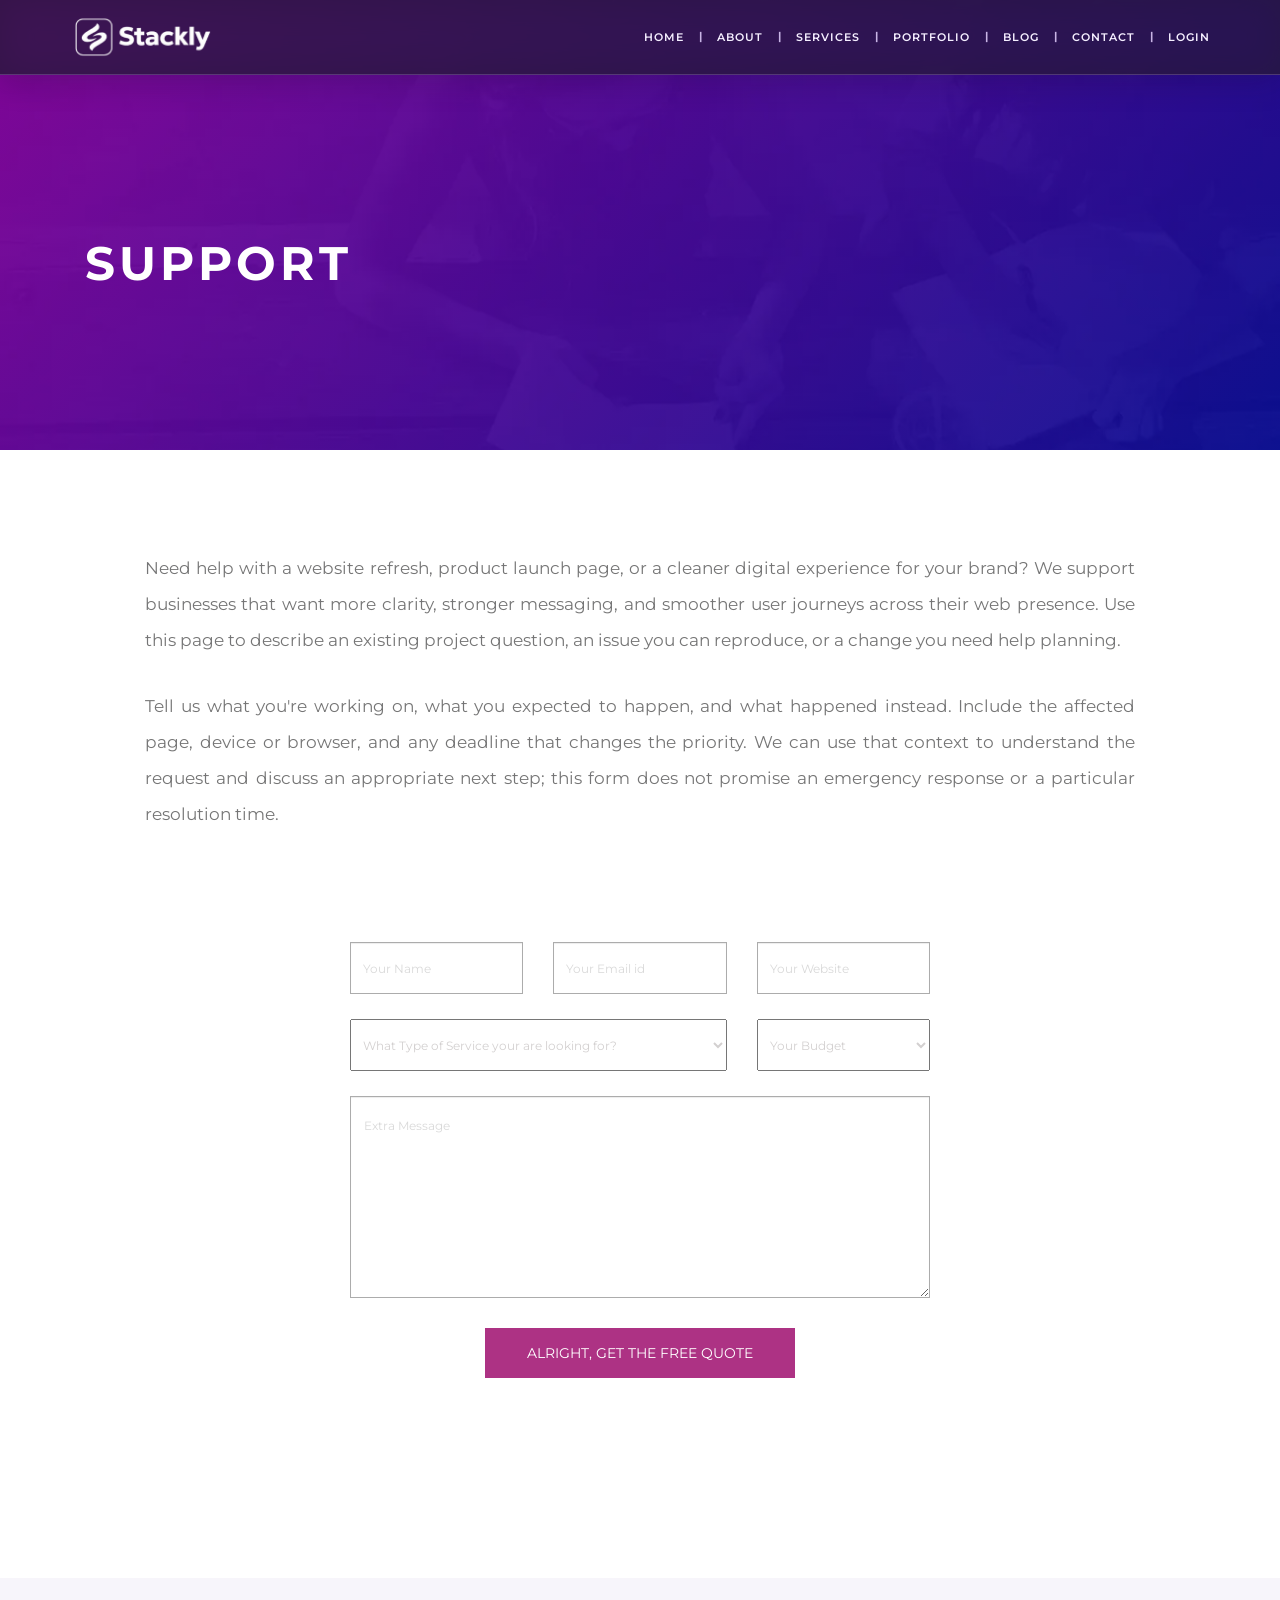
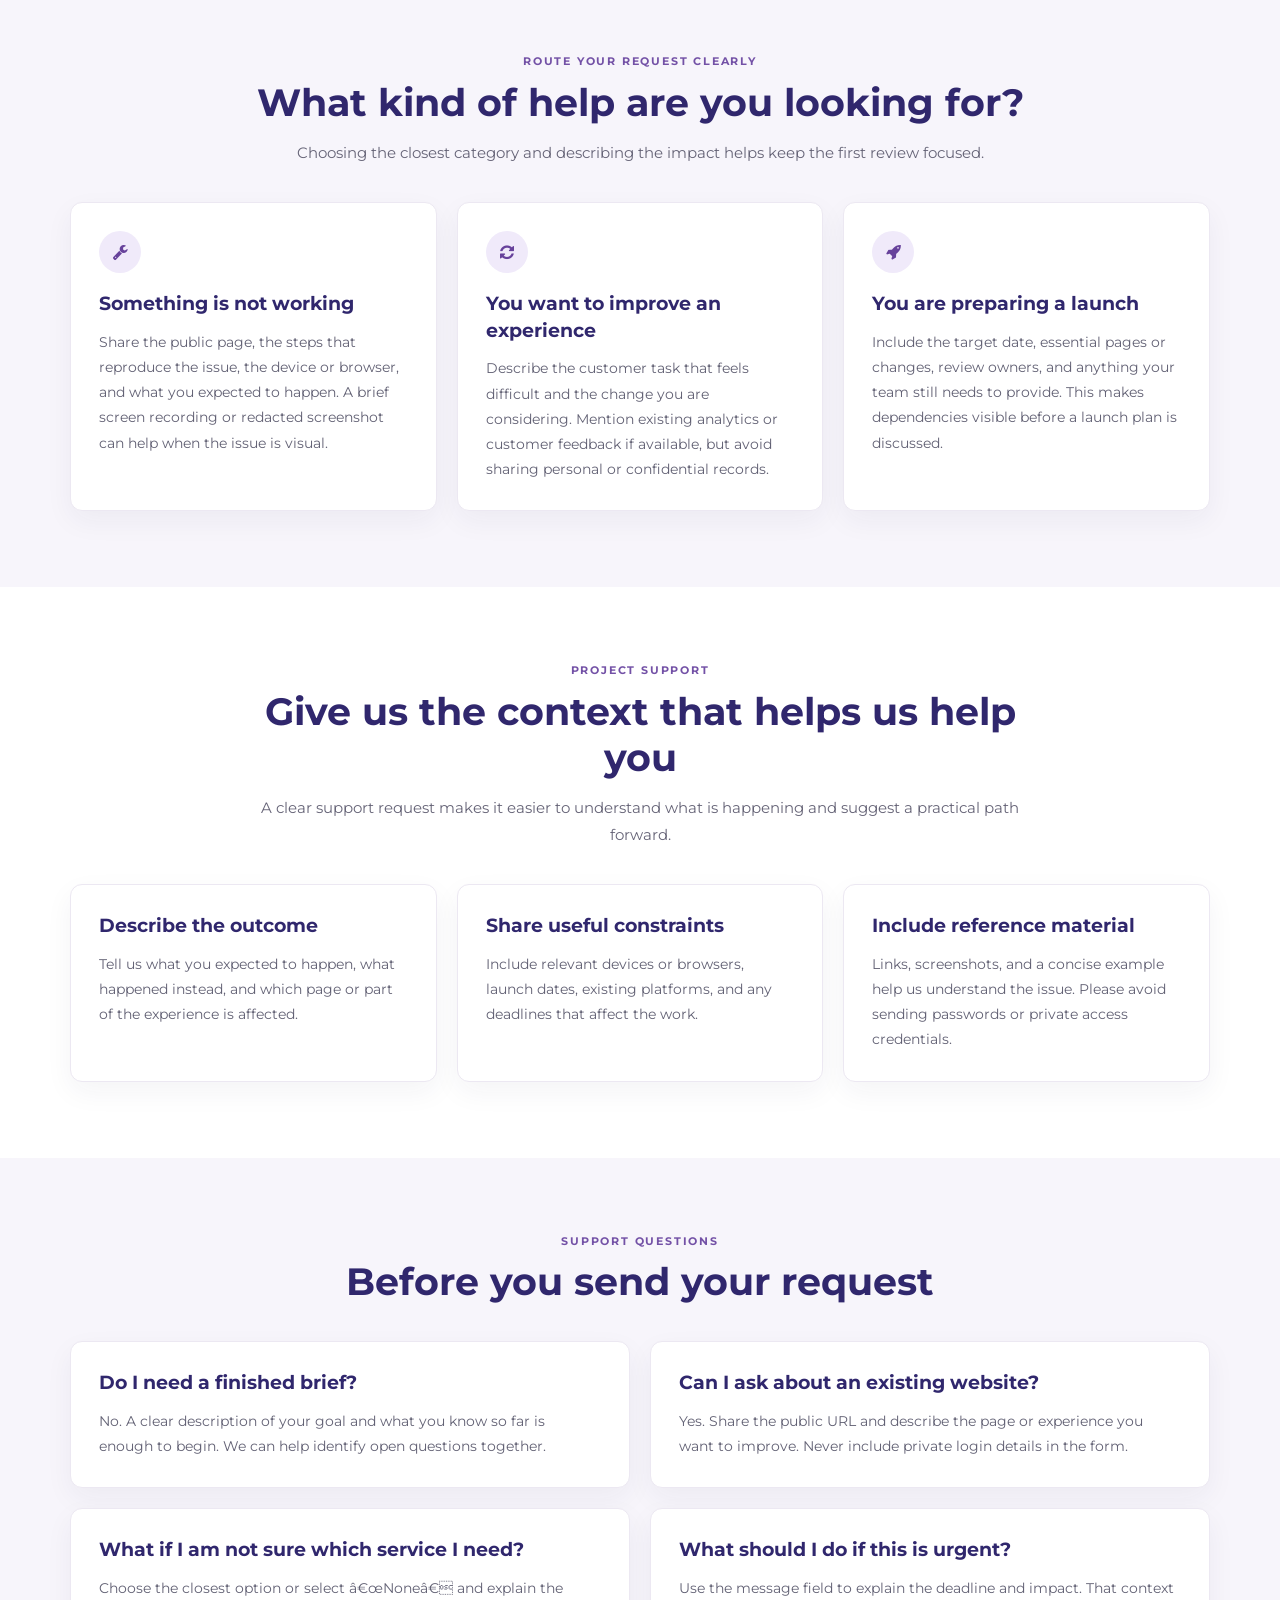
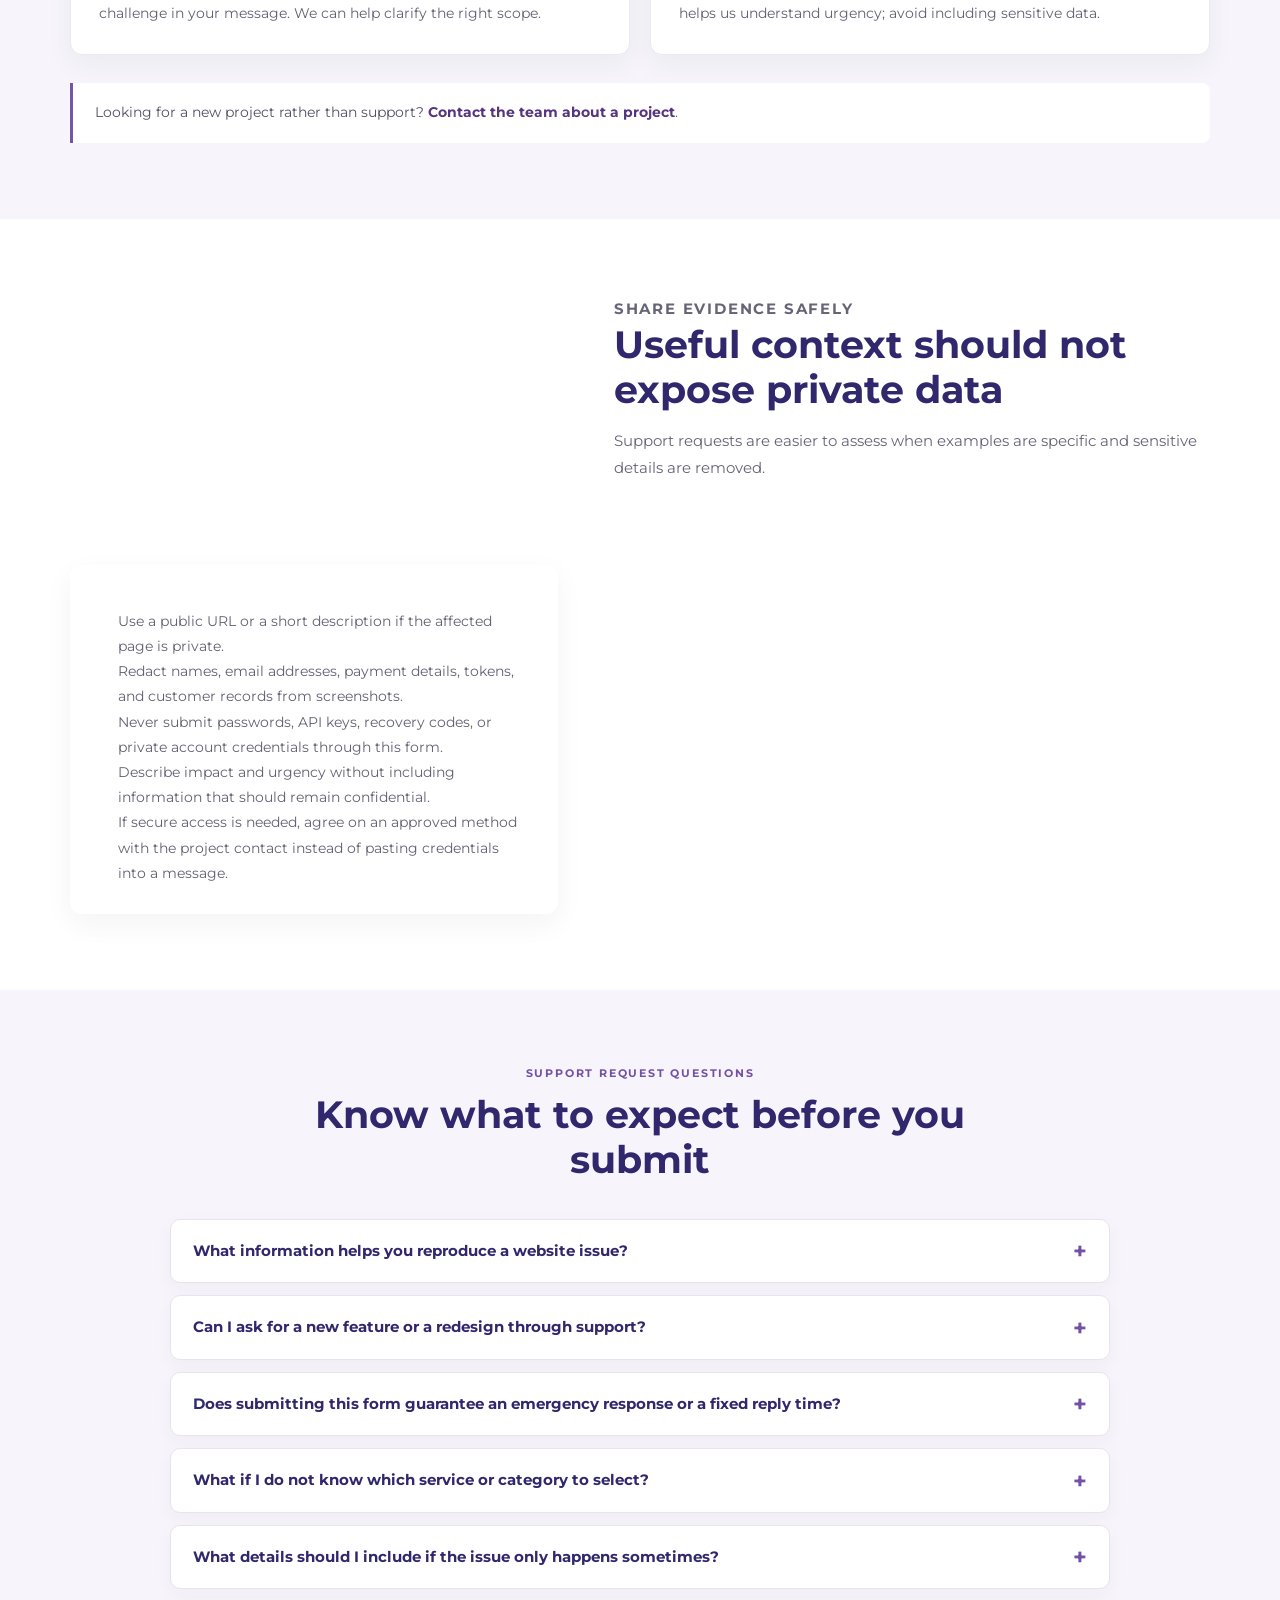
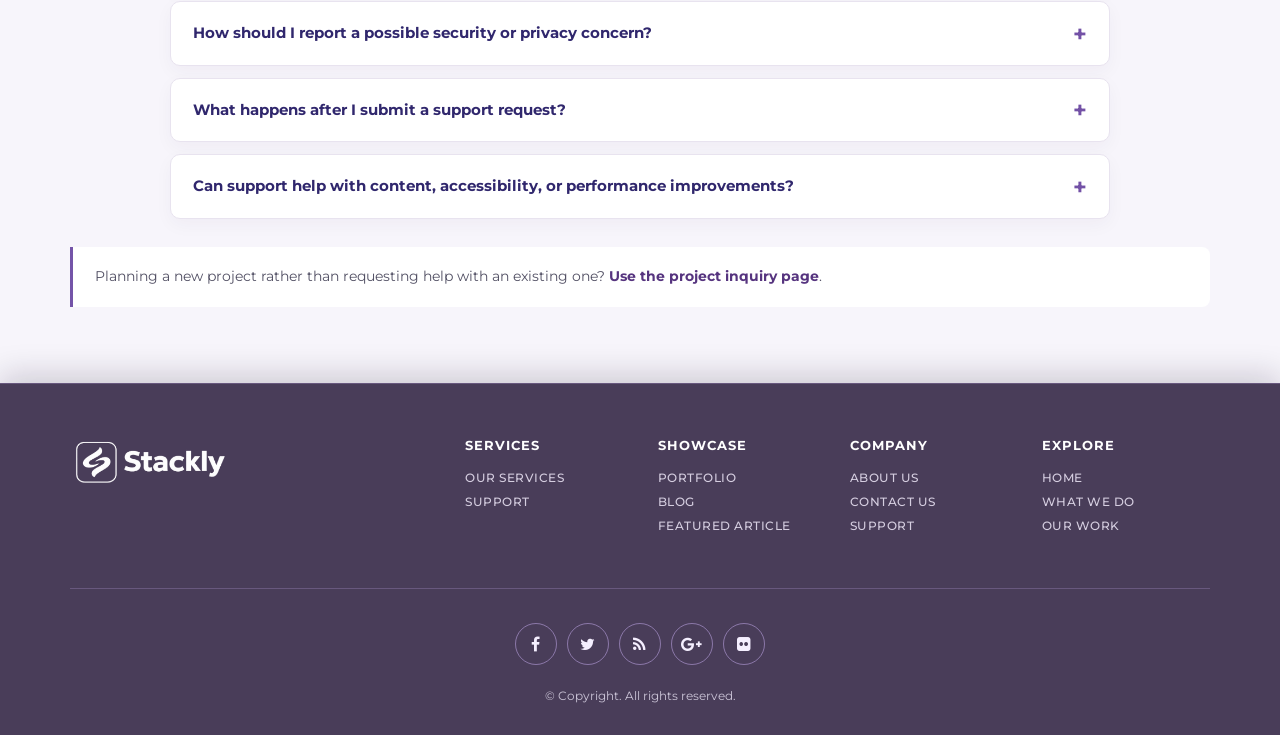
<file: support.html>
﻿<!DOCTYPE html>
<html lang="en">
<head>
    <meta charset="utf-8">
    <meta http-equiv="X-UA-Compatible" content="IE=edge">
    <meta name="viewport" content="width=device-width, initial-scale=1">
    <meta name="description" content="Get help preparing a website support request for your current project, launch, or digital experience.">
    <title>Support | Ostacor</title>
    <link href="css/bootstrap.min.css" rel="stylesheet">
    <link href="css/animate.css" rel="stylesheet">
    <link href="css/viewbox.css" rel="stylesheet">
    <link href="css/main.css" rel="stylesheet">
    <style>
        .banner {
            display: flex;
            align-items: center;
            height: 50vh;
            color: #fff;
            position: relative;
            text-transform: uppercase;
            background-position: top;
            background-size: cover;
            background-repeat: no-repeat;
            background-image: url('images/banner-team.webp');
        }

        .banner h1 {
            text-align: left;
        }
    </style>
    <link href="https://cdnjs.cloudflare.com/ajax/libs/font-awesome/4.7.0/css/font-awesome.css" rel="stylesheet">
    <link href="https://fonts.googleapis.com/css?family=Montserrat:100,300,400,600,700,900" rel="stylesheet">
</head>
  
<!-- Body Start-->
<body>
<!-- Navbar Start-->
    <!-- Navigation -->
    <nav class="navbar navbar-inverse navbar-fixed-top">
        <div class="container">
            <!-- Brand -->
            <div class="navbar-header">
                <button type="button" class="navbar-toggle collapsed" data-toggle="collapse" data-target="#navbar-collapse" aria-expanded="false">
                    <span class="sr-only">Toggle navigation</span>
                    <span class="icon-bar"></span>
                    <span class="icon-bar"></span>
                    <span class="icon-bar"></span>
                </button>
                <a class="navbar-brand" href="index.html"><img src="images/stackly-logo.webp" alt="Stackly home"></a>
            </div>
            <div class="collapse navbar-collapse" id="navbar-collapse">
                <!-- Nav links -->
                <ul class="nav navbar-nav navbar-right">
                   <li><a href="index.html">home</a></li>
                   <li class="hidden-xs">|</li>
                   <li><a href="about.html">About</a></li>
                   <li class="hidden-xs">|</li>
                   <li><a href="services.html">services</a></li>
                   <li class="hidden-xs">|</li>
                   <li><a href="portfolio.html">portfolio</a></li>
                   <li class="hidden-xs">|</li>
                   <li><a href="blog.html">Blog</a></li>
                   <li class="hidden-xs">|</li>
                   <li><a href="support.html">contact</a></li>
                   <li class="hidden-xs">|</li>
                   <li class="auth-nav-login"><a href="login.html">Login</a></li>
                </ul>
            </div>
        </div>
    </nav>
<!-- Navbar Ended-->

<!-- Jumbotron Start-->
<div class="text-center banner">
   <div class="gradient"></div>
    <div class="container">
       <div class="row">
           <div class="col-md-12">
                <h1 data-aos="fade-left" data-aos-easing="linear" data-aos-duration="800">Support</h1>
           </div>
       </div>
    </div>
</div>
<!-- Jumbotron Ended-->

<!-- Support section Start -->
<div id="contact">
  <div class="container">
   <div class="col-md-12 text-left">
       <p>Need help with a website refresh, product launch page, or a cleaner digital experience for your brand? We support businesses that want more clarity, stronger messaging, and smoother user journeys across their web presence. Use this page to describe an existing project question, an issue you can reproduce, or a change you need help planning.</p>
       <p>Tell us what you're working on, what you expected to happen, and what happened instead. Include the affected page, device or browser, and any deadline that changes the priority. We can use that context to understand the request and discuss an appropriate next step; this form does not promise an emergency response or a particular resolution time.</p>
   </div>
     <div class="container py-5">
      <div class="row">
          <div class="col-md-12">
              <form>
                  <div class="form-group row">
                      <div class="col-sm-4">
                          <input type="text" class="form-control" placeholder="Your Name" required>
                      </div>
                          <div class="col-sm-4">
                          <input type="text" class="form-control" placeholder="Your Email id" required>
                      </div>
                      <div class="col-sm-4">
                          <input type="text" class="form-control" placeholder="Your Website" required>
                      </div>
                  </div>
                  <div class="form-group row">
                      <div class="col-sm-8">
                         <select required>
                           <option value="none">None</option>
                           <option value="web design">Web Design</option>
                           <option value="psd to html">Psd to html</option>
                           <option value="web hosting">Web hosting</option>
                           <option value="website template">website template</option>
                           <option value="" selected disabled hidden>What Type of Service your are looking for?</option>
                         </select>
                      </div>
                      <div class="col-sm-4">
                         <select required>
                           <option value="0">0</option>
                           <option value="1l">1L</option>
                           <option value="2ls">2Ls</option>
                           <option value="3ls">3Ls</option>
                           <option value="4ls">4Ls</option>
                           <option value="" selected disabled hidden>Your Budget</option>
                         </select>
                      </div>
                  </div>
                  <div class="form-group row">
                      <div class="col-sm-12">
                          <textarea type="text" class="form-control" placeholder="Extra Message" rows="8" required></textarea>
                      </div>
                  </div>
                  <button type="submit" class="btn btn-primary px-4">Alright, Get the Free Quote</button>
              </form>
          </div>
      </div>
     </div>
  </div>
</div>
<!-- Support section Ended -->

<section class="editorial-section editorial-section--tint support-routing" aria-labelledby="support-routing-title">
  <div class="container">
    <div class="editorial-heading">
      <p class="editorial-eyebrow">Route your request clearly</p>
      <h2 id="support-routing-title">What kind of help are you looking for?</h2>
      <p>Choosing the closest category and describing the impact helps keep the first review focused.</p>
    </div>
    <div class="editorial-grid editorial-grid--three">
      <article class="editorial-card">
        <span class="editorial-card-icon"><i class="fa fa-wrench" aria-hidden="true"></i></span>
        <h3>Something is not working</h3>
        <p>Share the public page, the steps that reproduce the issue, the device or browser, and what you expected to happen. A brief screen recording or redacted screenshot can help when the issue is visual.</p>
      </article>
      <article class="editorial-card">
        <span class="editorial-card-icon"><i class="fa fa-refresh" aria-hidden="true"></i></span>
        <h3>You want to improve an experience</h3>
        <p>Describe the customer task that feels difficult and the change you are considering. Mention existing analytics or customer feedback if available, but avoid sharing personal or confidential records.</p>
      </article>
      <article class="editorial-card">
        <span class="editorial-card-icon"><i class="fa fa-rocket" aria-hidden="true"></i></span>
        <h3>You are preparing a launch</h3>
        <p>Include the target date, essential pages or changes, review owners, and anything your team still needs to provide. This makes dependencies visible before a launch plan is discussed.</p>
      </article>
    </div>
  </div>
</section>

<section class="editorial-section">
  <div class="container">
    <div class="editorial-heading">
      <p class="editorial-eyebrow">Project support</p>
      <h2>Give us the context that helps us help you</h2>
      <p>A clear support request makes it easier to understand what is happening and suggest a practical path forward.</p>
    </div>
    <div class="editorial-grid editorial-grid--three">
      <article class="editorial-card">
        <h3>Describe the outcome</h3>
        <p>Tell us what you expected to happen, what happened instead, and which page or part of the experience is affected.</p>
      </article>
      <article class="editorial-card">
        <h3>Share useful constraints</h3>
        <p>Include relevant devices or browsers, launch dates, existing platforms, and any deadlines that affect the work.</p>
      </article>
      <article class="editorial-card">
        <h3>Include reference material</h3>
        <p>Links, screenshots, and a concise example help us understand the issue. Please avoid sending passwords or private access credentials.</p>
      </article>
    </div>
  </div>
</section>

<section class="editorial-section editorial-section--tint">
  <div class="container">
    <div class="editorial-heading">
      <p class="editorial-eyebrow">Support questions</p>
      <h2>Before you send your request</h2>
    </div>
    <div class="editorial-grid editorial-grid--two">
      <article class="editorial-card">
        <h3>Do I need a finished brief?</h3>
        <p>No. A clear description of your goal and what you know so far is enough to begin. We can help identify open questions together.</p>
      </article>
      <article class="editorial-card">
        <h3>Can I ask about an existing website?</h3>
        <p>Yes. Share the public URL and describe the page or experience you want to improve. Never include private login details in the form.</p>
      </article>
      <article class="editorial-card">
        <h3>What if I am not sure which service I need?</h3>
        <p>Choose the closest option or select â€œNoneâ€ and explain the challenge in your message. We can help clarify the right scope.</p>
      </article>
      <article class="editorial-card">
        <h3>What should I do if this is urgent?</h3>
        <p>Use the message field to explain the deadline and impact. That context helps us understand urgency; avoid including sensitive data.</p>
      </article>
    </div>
    <p class="editorial-callout">Looking for a new project rather than support? <a href="contact.html#contact">Contact the team about a project</a>.</p>
  </div>
</section>

<section class="editorial-section support-safe-sharing" aria-labelledby="support-safe-title">
  <div class="container editorial-split">
    <div>
      <p class="editorial-eyebrow">Share evidence safely</p>
      <h2 id="support-safe-title">Useful context should not expose private data</h2>
      <p>Support requests are easier to assess when examples are specific and sensitive details are removed.</p>
    </div>
    <div class="editorial-contact-note">
      <ul class="editorial-checklist">
        <li>Use a public URL or a short description if the affected page is private.</li>
        <li>Redact names, email addresses, payment details, tokens, and customer records from screenshots.</li>
        <li>Never submit passwords, API keys, recovery codes, or private account credentials through this form.</li>
        <li>Describe impact and urgency without including information that should remain confidential.</li>
        <li>If secure access is needed, agree on an approved method with the project contact instead of pasting credentials into a message.</li>
      </ul>
    </div>
  </div>
</section>

<section class="editorial-section editorial-section--tint support-faq" aria-labelledby="support-faq-title">
  <div class="container">
    <div class="editorial-heading">
      <p class="editorial-eyebrow">Support request questions</p>
      <h2 id="support-faq-title">Know what to expect before you submit</h2>
    </div>
    <div class="editorial-faq-list">
      <details class="editorial-faq-item">
        <summary>What information helps you reproduce a website issue?</summary>
        <div class="editorial-faq-answer">
          <p>Include the public page URL, the steps taken immediately before the problem, what you expected, and what actually happened. Note the device, operating system, and browser if you know them, and mention whether the issue occurs every time or only under certain conditions.</p>
          <p>For visual or interactive issues, a screenshot or brief recording can help, provided private information is removed. Avoid sending account passwords or customer data. If the issue is intermittent, note when it occurred and any relevant non-sensitive error message.</p>
          <p>Try to describe the shortest sequence of actions that shows the problem and whether it affects one page or several. If you can safely compare another browser or device, include what changed; do not attempt risky changes to a live system just to gather evidence.</p>
        </div>
      </details>
      <details class="editorial-faq-item">
        <summary>Can I ask for a new feature or a redesign through support?</summary>
        <div class="editorial-faq-answer">
          <p>Yes, you can describe the improvement you are considering and the user need behind it. Requests that change the existing scope may require a separate discussion so the team can understand requirements, dependencies, approvals, and timing before estimating the work.</p>
          <p>Explain who needs the change, what they should be able to do, and what happens today. If you are unsure whether it is a bug, a usability improvement, or a new feature, describe the behavior and the desired result; classification can be discussed afterward.</p>
          <p>For a larger change, a separate project inquiry may be a better way to discuss goals, deliverables, review owners, and timing. That conversation can distinguish the immediate support need from follow-up work that requires a new scope.</p>
        </div>
      </details>
      <details class="editorial-faq-item">
        <summary>Does submitting this form guarantee an emergency response or a fixed reply time?</summary>
        <div class="editorial-faq-answer">
          <p>No. This page does not publish an emergency service or guaranteed response-time commitment. Include the impact and any relevant deadline so the request can be understood, but do not rely on an unconfirmed form submission for urgent operational, security, or safety matters.</p>
          <p>If your project has a separate support agreement or designated escalation route, use the contact method and process defined there. Never include passwords, secret keys, or sensitive records in an ordinary form submission.</p>
          <p>For urgent incidents covered by an agreement, follow its escalation instructions and include only the minimum information those instructions request. If no emergency route has been agreed, do not treat this general form as real-time monitoring or incident response.</p>
        </div>
      </details>
      <details class="editorial-faq-item">
        <summary>What if I do not know which service or category to select?</summary>
        <div class="editorial-faq-answer">
          <p>Select the closest available option or choose â€œNoneâ€ if the current choices do not describe the request. Use the message to explain the customer or team impact, what you want to happen, and what you have already tried.</p>
          <p>It is more useful to provide an accurate description than to guess at a technical cause. The initial discussion can help determine whether the request relates to design, front-end behavior, hosting, content, or a different specialist need.</p>
          <p>If you have a public page link, screenshots with sensitive details removed, or a clear example of the expected result, include it. Keep the message focused on the impact and avoid sharing information your organization would not normally disclose publicly.</p>
        </div>
      </details>
      <details class="editorial-faq-item">
        <summary>What details should I include if the issue only happens sometimes?</summary>
        <div class="editorial-faq-answer">
          <p>Describe when you noticed the issue, how often it happens, the steps that seem to trigger it, and whether it affects a particular browser, device, page, or user action. Include relevant non-sensitive error text if available, but avoid guessing at the cause.</p>
          <p>If behavior changes after a release or configuration update, mention the approximate timing and what changed. Do not make risky production changes to reproduce the issue; document what you can safely observe and let the project owner decide how to investigate further.</p>
          <p>Include a safe example that shows the difference between a working and failing attempt, if one exists. Avoid repeatedly submitting forms or triggering transactions in production while testing, since that can create duplicate records or customer impact.</p>
        </div>
      </details>
      <details class="editorial-faq-item">
        <summary>How should I report a possible security or privacy concern?</summary>
        <div class="editorial-faq-answer">
          <p>Do not post passwords, access tokens, customer records, or exploit details in this general form. If your project has an established private security-reporting or incident process, use that channel and follow its instructions for handling sensitive information.</p>
          <p>State the general nature and impact of the concern without exposing private data. This support page does not represent a monitored security incident response service, so follow any organizational emergency or compliance procedures that apply.</p>
          <p>Preserve relevant internal records according to your organizationâ€™s incident process, and limit further testing to activities you are authorized to perform. If a formal disclosure channel exists for the service involved, use that private route rather than publishing technical details.</p>
        </div>
      </details>
      <details class="editorial-faq-item">
        <summary>What happens after I submit a support request?</summary>
        <div class="editorial-faq-answer">
          <p>The information helps clarify what is affected, how it impacts users or the team, and whether more context is needed. A request may need follow-up details or a separate scope discussion if it involves new functionality, multiple pages, or an external platform.</p>
          <p>No fixed response time or resolution is guaranteed by the form. If you have an existing agreement, use its stated contact and escalation process. Keep a copy of the non-sensitive issue details so you can refer to the same steps if asked for clarification.</p>
          <p>If the request involves a change rather than a defect, the next discussion may need to define scope, dependencies, and approvals before work can be scheduled. Keep the original report focused on impact so immediate triage is not obscured by unrelated ideas.</p>
        </div>
      </details>
      <details class="editorial-faq-item">
        <summary>Can support help with content, accessibility, or performance improvements?</summary>
        <div class="editorial-faq-answer">
          <p>You can describe a content, accessibility, or performance concern and explain who it affects. Include the page, the task that is difficult, and any evidence you have, such as a customer report or a test observation. Remove private details from screenshots or recordings.</p>
          <p>Some requests may require a broader audit, specialist evaluation, or separate project scope rather than a quick support adjustment. Clarifying the affected experience and desired outcome helps determine what kind of review would be appropriate.</p>
          <p>For accessibility, describe the task and barrier rather than relying only on an automated score. For performance, include the page, device, network conditions, and any test context you have; different tools and environments can produce different readings.</p>
        </div>
      </details>
    </div>
    <p class="editorial-callout">Planning a new project rather than requesting help with an existing one? <a href="contact.html#contact">Use the project inquiry page</a>.</p>
  </div>
</section>

<!-- Footer section Start -->
<footer class="site-footer">
    <div class="container">
        <div class="footer-main">
            <a class="footer-brand" href="index.html" aria-label="Stackly home"><img class="footer-logo" src="images/stackly-logo.webp" alt="Stackly home"></a>
            <nav class="footer-navigation" aria-label="Footer navigation">
                <div class="footer-group"><h2>Services</h2><ul><li><a href="services.html">Our services</a></li><li><a href="support.html">Support</a></li></ul></div>
                <div class="footer-group"><h2>Showcase</h2><ul><li><a href="portfolio.html">Portfolio</a></li><li><a href="blog.html">Blog</a></li><li><a href="blog_single.html">Featured article</a></li></ul></div>
                <div class="footer-group"><h2>Company</h2><ul><li><a href="about.html">About us</a></li><li><a href="contact.html">Contact us</a></li><li><a href="support.html">Support</a></li></ul></div>
                <div class="footer-group"><h2>Explore</h2><ul><li><a href="index.html">Home</a></li><li><a href="services.html">What we do</a></li><li><a href="portfolio.html">Our work</a></li></ul></div>
            </nav>
        </div>
        <div class="footer-divider"></div>
        <div class="footer-bottom">
            <ul class="footer-social" aria-label="Social media">
                <li><a href="404.html" aria-label="Facebook" title="Facebook"><i class="fa fa-facebook" aria-hidden="true"></i></a></li>
                <li><a href="404.html" aria-label="Twitter" title="Twitter"><i class="fa fa-twitter" aria-hidden="true"></i></a></li>
                <li><a href="404.html" aria-label="RSS" title="RSS"><i class="fa fa-rss" aria-hidden="true"></i></a></li>
                <li><a href="404.html" aria-label="Google Plus" title="Google Plus"><i class="fa fa-google-plus" aria-hidden="true"></i></a></li>
                <li><a href="404.html" aria-label="Flickr" title="Flickr"><i class="fa fa-flickr" aria-hidden="true"></i></a></li>
            </ul>
            <p class="footer-legal">&copy; Copyright. All rights reserved.</p>
        </div>
    </div>
</footer>
<!-- Footer section Ended --> 

<div class='scrolltop'>
    <div class='scroll icon'><i class="fa fa-4x fa-angle-up"></i></div>
</div>
   
    <!-- jQuery (necessary for Bootstrap's JavaScript plugins) -->
    <script src="https://ajax.googleapis.com/ajax/libs/jquery/1.11.3/jquery.min.js"></script>
    <!-- Include all compiled plugins (below), or include individual files as needed -->
    <script src="js/animate.js"></script>
    <script src="js/bootstrap.min.js"></script>
    <script src="js/jquery.viewbox.min.js"></script>
    <script src="js/custom.js"></script>

    </body>
  <!-- Body Ended -->
</html>
</file>
<file: css/viewbox.css>
.viewbox-container{
	position: fixed;
	top: 0;
	left: 0;
	right: 0;
	bottom: 0;
	background: rgba(0,0,0,.5);
	z-index: 700;
}
.viewbox-body{
	position: absolute;
	top: 50%;
	left: 50%;
	background: #fff;
	-webkit-border-radius: 10px;
	-moz-border-radius: 10px;
	border-radius: 10px;
	-webkit-box-shadow: 0 0 10px rgba(0, 0, 0, 0.6);
	-moz-box-shadow: 0 0 10px rgba(0, 0, 0, 0.6);
	box-shadow: 0 0 10px rgba(0, 0, 0, 0.6);
	overflow: auto;
}
.viewbox-header{
	margin: 10px;
}
.viewbox-content{
	margin: 10px;
	width: 300px;
	height: 300px;
}
.viewbox-footer{
	margin: 10px;
}
.viewbox-content .viewbox-image{
	width: 100%;
	height: 100%;
}

/* buttons */
.viewbox-button-default{
	cursor: pointer;
    height: 64px;
    width: 64px;
}
.viewbox-button-default > svg{
	width: 100%;
	height: 100%;
	background: inherit;
	fill: inherit;
	pointer-events: none;
	transform: translateX(0px);
}
.viewbox-button-default{
	fill: #999;
}
.viewbox-button-default:hover{
    fill: #fff;
}

.viewbox-button-close{
	position:absolute;
	top:10px;
	right: 10px;
	z-index:9;
}
.viewbox-button-next,
.viewbox-button-prev{
	position:absolute;
	top: 50%;
	height: 128px;
    width: 128px;
	margin: -64px 0 0;
	z-index:9;
}
.viewbox-button-next{
	right: 10px;
}
.viewbox-button-prev{
	left: 10px;
}
@media (max-width: 480px) {
	.viewbox-button-close{
		top: 0;
		right: 0;
	}
	.viewbox-button-next,
	.viewbox-button-prev{
		height: 81px;
    	width: 81px;
		margin-top: -40px;
	}
	.viewbox-button-next{
		right:-15px;
	}
	.viewbox-button-prev{
		left:-15px;
	}
}

/* loader */
.viewbox-container .loader{
	widows: 100%;
	position: absolute;
	left: 50%;
	top: 50%;
	margin:-25px 0 0 -25px;
}
.viewbox-container .loader *{
	margin: 0;
	padding: 0;
}
.viewbox-container .loader .spinner{
	width: 50px;
	height: 50px;
	position: relative;
	margin: 0 auto;
}
.viewbox-container .loader .double-bounce1,
.viewbox-container .loader .double-bounce2{
	width: 100%;
	height: 100%;
	border-radius: 50%;
	background-color: #999;
	opacity: 0.6;
	position: absolute;
	top: 0;
	left: 0;
	-webkit-animation: sk-bounce 2.0s infinite ease-in-out;
	animation: sk-bounce 2.0s infinite ease-in-out;
}
.viewbox-container .loader .double-bounce2 {
	-webkit-animation-delay: -1.0s;
	animation-delay: -1.0s;
}
@-webkit-keyframes sk-bounce{
	0%, 100% { -webkit-transform: scale(0.0) }
	50% { -webkit-transform: scale(1.0) }
}

@keyframes sk-bounce{
	0%, 100% { 
		transform: scale(0.0);
		-webkit-transform: scale(0.0);
	} 50% { 
		transform: scale(1.0);
		-webkit-transform: scale(1.0);
	}
}
</file>
<file: css/main.css>
﻿/*=====================================================
       Corporate Agency Website Stylesheet
             Body Core Stylesheet
======================================================*/

* {
    -webkit-box-sizing: border-box;
    -moz-box-sizing: border-box;
    box-sizing: border-box
}

*:before,
*:after {
    -webkit-box-sizing: border-box;
    -moz-box-sizing: border-box;
    box-sizing: border-box
}

body {
    width: 100%;
    height: auto;
    margin: 0px;
    padding: 0px;
    color: black;
    position: relative;
    overflow-x: hidden;
    background-color: white;
    font-family: 'Montserrat', sans-serif;
    position: relative;
    overflow-x: hidden;
}

body,
html {
    min-height: 100%;
    height: auto;
}

html {
    overflow-x: hidden;
}

.nav .open > a,
.nav .open > a:hover,
.nav .open > a:focus {
    background-color: transparent;
}

.row {
    margin-right: 0;
    margin-left: 0;
}

.btn:focus,
.btn:active {
    outline: none !important;
    box-shadow: none;
}

h1,
h2,
h3,
h4,
h5,
h6,
ul {
    margin: 0px;
    padding: 0px
}

ul {
    list-style-type: none;
    margin: 0;
    padding: 0;
    display: block;
}

li {
    display: list-item;
}

a:hover {
    text-decoration: none;
}

/* scrolltop */

.scrolltop {
    display: none;
    width: 100%;
    margin: 0 auto;
    position: fixed;
    bottom: 20px;
    z-index: 99;
    right: 10px;
}

.scroll {
    position: absolute;
    right: 20px;
    bottom: 20px;
    background: #03b9b3;
    padding: 12px;
    text-align: center;
    margin: 0 0 0 0;
    cursor: pointer;
    transition: 0.5s;
    -moz-transition: 0.5s;
    -webkit-transition: 0.5s;
    -o-transition: 0.5s;
}

.scroll:hover {
    background: #00fff7;
    transition: 0.5s;
    -moz-transition: 0.5s;
    -webkit-transition: 0.5s;
    -o-transition: 0.5s;
}

.scroll:hover .fa {
    padding-top: -10px;
}

.scroll .fa {
    font-size: 30px;
    margin-top: -5px;
    margin-left: 1px;
    transition: 0.5s;
    -moz-transition: 0.5s;
    -webkit-transition: 0.5s;
    -o-transition: 0.5s;
}

/*== Navbar ==*/

.navbar {
    margin: 0;
    border-radius: 0;
}

.navbar-inverse {
    background-color: rgba(39, 24, 58, 0.84);
    border: none;
    border-bottom: 1px solid rgba(212, 184, 255, .22);
    box-shadow: 0 8px 30px rgba(24, 12, 38, .2);
    -webkit-backdrop-filter: blur(18px) saturate(160%);
    backdrop-filter: blur(18px) saturate(160%);
}

.navbar-header {
    position: relative;
    min-height: 74px;
}

.navbar-brand {
    position: relative;
    width: 150px;
    height: 52px;
    padding: 0;
    overflow: hidden;
    background-color: transparent;
}

.navbar .navbar-brand {
    position: absolute;
    top: 50%;
    left: 15px;
    z-index: 1;
    transform: translateY(-50%);
}

.navbar-brand > img {
    position: absolute;
    top: 50%;
    left: 0;
    width: 145px;
    max-width: 100%;
    height: auto;
    padding: 0;
    transform: translateY(-50%);
}

.navbar li {
    line-height: 5.5em;
    color: #c8b4e5;
}

.navbar .hidden-xs {
    font-weight: 700;
    line-height: 72px;
    font-size: 11px;
    color: #c8b4e5;
}

.navbar-inverse .navbar-nav > li > a {
    color: #f5efff;
    text-transform: uppercase;
    font-size: 11px;
    font-weight: 600;
    letter-spacing: 1px;
    line-height: 4;
}

.navbar-inverse .navbar-nav > li > a:hover,
.navbar .hidden-xs:hover {
    color: #65eee8;
}

.navbar-inverse .navbar-toggle {
    border-color: rgba(212, 184, 255, .45);
}

.navbar-inverse .navbar-toggle .icon-bar {
    background-color: #f5efff;
}

.navbar-inverse .navbar-toggle:hover,
.navbar-inverse .navbar-toggle:focus {
    background-color: rgba(212, 184, 255, .14);
}

.banner {
    display: flex;
    justify-content: center;
    align-items: center;
    height: 100vh;
    color: #fff;
    padding-top: 90px;
    position: relative;
    text-transform: uppercase;
    background-position: center;
    background-size: cover;
    background-repeat: no-repeat;
    background-image: url('https://images.unsplash.com/photo-1498050108023-c5249f4df085?auto=format&fit=crop&w=1600&q=80');
}

.banner-video {
    position: absolute;
    z-index: 0;
    inset: 0;
    width: 100%;
    height: 100%;
    object-fit: cover;
}

.banner .gradient {
    background: -moz-linear-gradient(-45deg, rgba(255, 0, 251, 0.5) 0%, rgba(0, 24, 255, 0.5) 100%);
    background: -webkit-linear-gradient(-45deg, rgba(255, 0, 251, 0.5) 0%, rgba(0, 24, 255, 0.5) 100%);
    background: linear-gradient(135deg, rgba(255, 0, 251, 0.5) 0%, rgba(0, 24, 255, 0.5) 100%);
    filter: progid:DXImageTransform.Microsoft.gradient( startColorstr='#80ff00fb', endColorstr='#800018ff', GradientType=1);
    position: absolute;
    width: 100%;
    height: 100%;
    top: 0;
    z-index: 1;
}

.banner > .container,
.banner > .row {
    position: relative;
    z-index: 2;
}

@media (prefers-reduced-motion: reduce) {
    .banner-video {
        display: none;
    }
}

.banner h1 {
    font-size: 47px;
    font-weight: 700;
    letter-spacing: 4px;
    padding-bottom: 12px;
}

.banner p {
    font-size: 24px;
    font-weight: 600;
    letter-spacing: 3px;
    padding-bottom: 35px;
}

.banner p .btn-primary,
.btn-success {
    width: 162px;
    color: #000;
    border: none;
    font-size: 13px;
    font-weight: 700;
    margin-right: 10px;
    padding: 19px 0;
    border-radius: 3px;
    letter-spacing: 1px;
    background-color: rgba(255, 255, 255, 0.78);
}

.banner p .btn-primary:hover {
    color: white;
}

.banner p .btn-success {
    background-color: rgba(0, 225, 255, 0.87);
    margin-right: 0;
}

.banner .banner-actions {
    display: flex;
    justify-content: center;
    align-items: center;
    flex-wrap: nowrap;
    gap: 8px;
    margin: 0;
    padding: 0 0 35px;
}

.banner .banner-actions .btn {
    display: inline-flex;
    justify-content: center;
    align-items: center;
    width: auto;
    min-width: 0;
    min-height: 36px;
    margin: 0;
    padding: 9px 14px;
    font-size: 10px;
    line-height: 1.2;
    letter-spacing: .5px;
    white-space: nowrap;
}

/*== About Section Start ==*/

.about .col,
.team .col {
    padding-right: 0;
    padding-left: 0;
}

.about .text-block {
    position: absolute;
    bottom: 89%;
    height: 0;
    left: 13%;
    right: 13%;
    justify-content: center;
}

.about .inner-contant {
    padding-left: 53px;
    padding-top: 0;
}

.about i {
    font-size: 31px;
}

.about .fa {
    margin-right: 15px;
    color: white;
}

.about .text-block a span {
    color: #00ffff;
    font-size: 32px;
    line-height: 2;
}

.about .text-block p {
    color: white;
    letter-spacing: 0.5px;
    line-height: 26px;
    font-size: 13px;
    color: rgba(255, 255, 255, 0.85);
}

.about .item {
    position: relative;
    border: 0.5px solid #333;
    overflow: hidden;
}

.about .item img {
    max-width: 100%;

    -moz-transition: all 0.3s;
    -webkit-transition: all 0.3s;
    transition: all 0.3s;
}

.about .item:hover img {
    -moz-transform: scale(1.1);
    -webkit-transform: scale(1.1);
    transform: scale(1.1);
}

/*== Technologies Section Start ==*/

.technologies .col,
.contact .col {
    padding-right: 0;
    padding-left: 0;
}

.technologies {
    padding-top: 97px;
    padding-bottom: 35px;
}

.technologies .technologie {
    padding: 0 25px;
    padding-bottom: 60px;
}

.technologies .fa {
    font-size: 37px;
    color: #cacaca;
    padding-bottom: 30px;
}

.technologies .technologie h3 {
    font-size: 22px;
    font-weight: 600;
    color: #2e3192;
    padding-bottom: 15px;
}

.technologies .technologie p {
    font-size: 13px;
    font-weight: 600;
    color: #a3a3a3;
    line-height: 25px;
}

.technologies .view-technologie h2 {
    font-size: 35px;
    font-weight: 600;
    color: #2e3192;
    padding-bottom: 15px;
    letter-spacing: -1px;
}

.technologies .view-technologie h4 {
    font-size: 18px;
    font-weight: 600;
    color: #959595;
    padding-bottom: 22px;
    text-transform: uppercase;
}

.technologies .view-technologie p,
.second-contant p {
    font-size: 13px;
    font-weight: 600;
    line-height: 2;
    color: #a3a3a3;
    padding-bottom: 43px;
}

.technologies .view-technologie .btn {
    width: 272px;
    color: white;
    font-size: 13px;
    font-weight: 600;
    padding: 16px 0;
    letter-spacing: 1px;
    margin-bottom: 186px;
    background-color: #2e3192;
    text-transform: uppercase;
}

.technologies .btn:hover {
    color: white;
}

/*== Technologies Section Ended ==*/

/*== Specialities Section Start ==*/

.specialities .row {
    margin-right: -15px;
    margin-left: -15px;
}

.specialities .image {
    height: 500px;
    width: 100%;
    background-image: url("../images/specialities.webp");
    background-size: cover;
    background-repeat: no-repeat;
}

.specialities {
    width: 100%;
    height: auto;
    padding-bottom: 111px;
}

.specialities .part {
    width: 100%;
    height: auto;
    background: white;
}

.specialities .inner-content {
    display: flex;
    align-items: center;
    min-height: 500px;
    padding: 40px 34px;
}

.specialities .inner-contant {
    height: 10em;
    padding: 0 30px;
    position: relative
}

.specialities h2 {
    color: #2e3192;
    font-size: 37px;
    padding-bottom: 20px;
}

.specialities h4 {
    color: #959595;
    font-size: 18px;
    padding-bottom: 50px;
}

.specialities .progress {
    width: calc(100% - 80px);
    height: 13px;
    margin: 0 0 35px 80px;
    margin-bottom: 35px;
    border-radius: 6px;
}

.specialities .progress-bar {
    background-color: #39b54a;
}

.specialities .specialitie h3 {
    font-size: 22px;
    text-transform: capitalize;
    font-weight: 600;
    padding-bottom: 15px;
}

.specialities .specialitie i {
    margin-right: 20px;
    font-size: 30px;
    color: #dddddd;
}

.specialities .specialitie a {
    color: #2e3192;
}

@media (max-width: 767px) {
    .specialities {
        padding-bottom: 35px;
    }

    .specialities .image {
        height: 320px;
        margin-bottom: 0;
    }

    .specialities .inner-content {
        min-height: 0;
        padding: 35px 24px 10px;
    }

    .specialities .part {
        height: auto;
        padding: 0;
    }

    .specialities h2 {
        font-size: 30px;
        line-height: 1.2;
    }

    .specialities h4 {
        padding-bottom: 30px;
    }

    .specialities .specialitie h3 {
        font-size: 18px;
        line-height: 1.3;
    }

    .specialities .progress {
        width: calc(100% - 48px);
        margin-left: 48px;
    }
}

/*== services ==*/

.services {
    text-align: center;
    padding-top: 77px;
}

.services h3 {
    font-size: 37px;
    font-weight: 700;
    padding-bottom: 12px;
    color: #b7b7b7;
    text-transform: capitalize;
}

.services h4 {
    font-size: 18px;
    color: #b7b7b7;
    letter-spacing: 3px;
    padding-bottom: 70px;
    text-transform: uppercase;
}

.services h5 {
    font-size: 16px;
    color: black;
    letter-spacing: 3px;
    text-transform: uppercase;
}

.inner-part {
    position: relative;
    width: 100%;
}

.services .img-responsive {
    width: 100%;
}

.overlay {
    position: absolute;
    top: 0;
    bottom: 0;
    left: 0;
    right: 0;
    height: 100%;
    width: 100%;
    opacity: 0;
    transition: .3s ease;
    background-color: rgba(0, 255, 255, 0.76);
}

.thumbnail:hover .overlay {
    width: 100%;
    opacity: 1;
}

/*== viewbox ==*/

.viewbox-header {
    margin: -5px;
    text-align: center;
    padding-top: 10px;
}

.viewbox-button-prev {
    left: 0;
}

.viewbox-button-next {
    right: 0;
}

.viewbox-button-next,
.viewbox-button-prev {
    position: absolute;
    top: 50%;
    height: 110px;
    width: 110px;
    margin: -64px 0 0;
    z-index: 9;
}

.viewbox-button-close {
    height: 50px;
}

.overlay span {
    font-size: 18px;
    font-family: 'Montserrat', sans-serif;
    padding-left: 5px;
    font-weight: 500;
}

.thumbnail .icon {
    color: white;
    font-size: 20px;
    position: absolute;
    top: 50%;
    left: 50%;
    transform: translate(-50%, -50%);
    -ms-transform: translate(-50%, -50%);
    text-align: center;
    text-transform: uppercase;
}

.fa-search:hover {
    color: #eee;
}

/*== Team ==*/

.team {
    width: 100%;
    color: white;
    padding-top: 68px;
    background-image: url("../images/banner-team.webp");
    background-size: cover;
    background-repeat: no-repeat;
}

.team h4 {
    font-size: 37px;
    font-weight: 700;
    padding-bottom: 15px;
    text-align: center;
    text-transform: capitalize;
}

.team h5 {
    font-size: 13px;
    line-height: 24px;
    letter-spacing: 0.5px;
    padding-bottom: 30px;
    color: rgba(255, 255, 255, 0.6901960784313725);
    text-transform: capitalize;
}

.team h6 {
    font-size: 18px;
    text-align: center;
    letter-spacing: 3px;
    padding-bottom: 70px;
    text-transform: uppercase;
}

.team h3 {
    font-size: 16px;
    text-align: left;
    line-height: 28px;
    font-weight: 600;
    padding-bottom: 25px;
    text-transform: uppercase;
}

.team h3 a {
    color: white;
}

#blog h3 a {
    color: black;
    text-shadow: 0.5px 0.5px #d5d5d5;
}

.team p a {
    font-size: 13px;
    text-align: left;
    color: yellow;
}

.inner-part img {
    width: 100%;
    margin-bottom: 30px;
}

.team img {
    width: 100%;
    margin-bottom: 30px;
}

.inner-contant {
    padding: 0 30px;
}

/*== contact ==*/

.contact {
    padding-top: 80px;
    padding-bottom: 90px;
}

.py-5 {
    width: 100%;
    max-width: 670px;
}

.contact h3 {
    font-size: 37px;
    font-weight: 600;
    word-spacing: 3px;
    letter-spacing: -2px;
    padding-bottom: 15px;
    color: #2e3192;
}

.contact h4 {
    color: #959595;
    font-size: 18px;
    font-weight: 600;
    letter-spacing: 2px;
    padding-bottom: 25px;
    text-transform: uppercase;
}

.contact p {
    color: #a3a3a3;
    font-size: 13px;
    font-weight: 500;
    line-height: 25px;
    padding-bottom: 35px;
    padding-right: 57px;
}

.contact address p {
    color: #a3a3a3;
    font-size: 18px;
    font-weight: 500;
    line-height: 25px;
    padding-bottom: 0;
}

.contact address .fa {
    margin-right: 20px;
    font-size: 20px;
}

.form-control {
    height: 52px;
    border-radius: 0;
    margin-bottom: 10px;
    border: 1px solid #acacac;
}

.contact input {
    height: 63px;
    border-radius: 0;
    margin-bottom: 16px;
    border: 1px solid #acacac;
}

.contact .btn {
    width: 272px;
    color: white;
    font-size: 13px;
    font-weight: 600;
    padding: 16px 0;
    letter-spacing: 1px;
    background-color: #2e3192;
    text-transform: uppercase;
}

.contact .btn:hover {
    color: white;
}

textarea.form-control {
    height: auto;
    margin-bottom: 15px;
    padding: 20px 13px;
}

.contact ::-webkit-input-placeholder {
    /* Chrome/Opera/Safari */
    color: #d9d9d9;
}

.contact ::-moz-placeholder {
    /* Firefox 19+ */
    color: #d9d9d9;
}

.contact ::-ms-input-placeholder {
    /* IE 10+ */
    color: #d9d9d9;
}

.contact ::-moz-placeholder {
    /* Firefox 18- */
    color: #d9d9d9;
}

/*==  ==*/

.customers blockquote {
    border: none;
    margin: 0 20px;
}

.customers {
    background-image: url("../images/banner-customers.webp");
    background-repeat: no-repeat;
    background-position: center;
    background-size: cover;
}

.customers p:last-child {
    color: white;
    letter-spacing: 1px;
    word-spacing: 1px;
    padding-bottom: 20px;
    font-weight: 200;
    line-height: 30px;
    vertical-align: 30px;
}

.thumbnail > img {
    width: 100%;
}

.viewbox-container {
    z-index: 99999;
}

/*-------------------------------*/

/*      Code snippet by          */

/*      @maridlcrmn              */

/*-------------------------------*/

.customers {
    padding-top: 90px;
    color: white;
    padding-bottom: 125px;
}

.carousel-inner {
    height: auto;
}

.carousel-control {
    width: 25%;
    height: auto;
    font-size: 45px;
    opacity: 1;
}

.carousel-control.right {
    top: 85%;
    right: 34%;
    background: none;
}

.carousel-control.left {
    top: 85%;
    left: 34%;
    background: none;
}

.quote {
    color: rgba(0, 0, 0, .1);
    text-align: center;
    margin-bottom: 30px;
}

/*-------------------------------*/

/*    Carousel Fade Transition   */

/*-------------------------------*/

#fade-quote-carousel.carousel {
    padding-bottom: 85px;
}

#fade-quote-carousel.carousel .carousel-inner .item {
    opacity: 0;
    -webkit-transition-property: opacity;
    -ms-transition-property: opacity;
    transition-property: opacity;
}

#fade-quote-carousel.carousel .carousel-inner .active {
    opacity: 1;
    -webkit-transition-property: opacity;
    -ms-transition-property: opacity;
    transition-property: opacity;
}

#fade-quote-carousel.carousel .carousel-indicators {
    bottom: 10px;
}

#fade-quote-carousel.carousel .carousel-indicators > li {
    background-color: #e84a64;
    border: none;
}

#fade-quote-carousel blockquote p span {
    color: #00ffff;
    display: block;
    font-weight: 500;
}

#fade-quote-carousel blockquote p .name {
    padding-top: 48px;
}

#fade-quote-carousel blockquote p .city {
    color: #ffff00;
    font-weight: 400;
}

#fade-quote-carousel blockquote p {
    text-align: center;
    border: none;
}

#fade-quote-carousel img {
    width: 100px;
    height: 100px;
    margin: 0 auto;
    margin-bottom: 25px;
}

#fade-quote-carousel .profile-initials {
    display: flex;
    align-items: center;
    justify-content: center;
    width: 100px;
    height: 100px;
    margin: 0 auto 25px;
    border-radius: 50%;
    background: #03b9b3;
    color: #fff;
    font-size: 28px;
    font-weight: 700;
}

/*== Footer Section Start ==*/

footer {
    padding-bottom: 75px;
    padding-top: 75px;
    background-color: black;
    background-position: bottom;
}

footer .Subscribe {
    background: white;
    margin-bottom: 97px;
}

footer .heading {
    width: 100%;
    text-align: center;
    margin: 0 -20px;
}

footer .heading h3 {
    color: black;
    font-size: 30px;
    padding-top: 61px;
    font-weight: 300;
    text-transform: uppercase;
}

.input-group-btn:last-child > .btn,
.input-group-btn:last-child > .btn-group {
    z-index: 2;
    margin-left: -58px;
    border-radius: 0;
}

.input-group .form-control:first-child {
    width: 86%;
}

footer form {
    padding: 47px 0;
    text-align: center;
}

element.style {}

.btn:focus,
.btn:active {
    outline: none !important;
    box-shadow: none;
}

.btn.active,
.btn:active {
    background-image: none;
    outline: 0;
    -webkit-box-shadow: inset 0 3px 5px rgba(0, 0, 0, .125);
    -moz-box-shadow: inset 0 3px 5px rgba(0, 0, 0, .125);
    box-shadow: inset 0 3px 5px rgba(0, 0, 0, .125);
}

.btn.focus,
.btn:focus,
.btn:hover {
    color: #333;
    text-decoration: none;
}

footer .btn-warning:hover {
    color: black;
    text-decoration: none;
    background-color: #ffff0075;
}

.btn-warning:active:hover {
    color: black;
    background: #ffff00
}

footer .btn-warning {
    height: 64px;
    color: black;
    padding: 0 25px;
    font-size: 16px;
    border: none;
    text-transform: uppercase;
    font-weight: 600;
    border: 1px solid #c4c4c4;
    background: #ffff00;
}

footer ul {
    list-style-type: none;
}

footer ul {
    list-style-type: none;
    text-align: center;
}

footer li {
    display: inline-block;
    color: #d5d5d5;
}

footer p {
    margin: 0;
    padding: 0;
    color: #d7d7d7;
    font-size: 10px;
    letter-spacing: 1px;
    text-align: center;
    text-transform: uppercase;
    padding-bottom: 50px;
    font-weight: 600;
}

.thumbnail {
    position: relative;
    width: 100%;
    height: 300px;
    overflow: hidden;
    border: none;
    border-radius: 0;
    margin-bottom: 30px;
}

.thumbnail img {
    position: absolute;
    left: 50%;
    top: 50%;
    height: 100%;
    width: auto;
    -webkit-transform: translate(-50%, -50%);
    -ms-transform: translate(-50%, -50%);
    transform: translate(-50%, -50%);
}

.thumbnail img.portrait {
    width: 100%;
    height: auto;
}

.thumbnail > img {
    max-width: none;
}

a.thumbnail:hover {
    border-color: #17c4c6;
}

footer span a:hover {
    color: #ffff00;
}

footer li a {
    color: #d5d5d5;
    padding: 20px;
    display: block;
    font-size: 14px;
    font-weight: 600;
    text-transform: uppercase;
    letter-spacing: 1px;
}

footer .footer-logo {
    text-align: center;
}

footer p a {
    padding: 0;
}

footer li a:hover {
    color: #03b9b3;
    text-decoration: none;
}

footer span a:hover {
    color: white;
    text-decoration: underline;
}

.bg-grey {
    background-color: #f6f6f6;
}

footer .form-control {
    height: 64px;
    border-radius: 0;
}

.site-footer {
    padding: 52px 0 30px;
    background: rgba(39, 24, 58, .84);
    background-image: none !important;
    border-top: 1px solid rgba(212, 184, 255, .22);
    box-shadow: 0 -8px 30px rgba(24, 12, 38, .18);
    -webkit-backdrop-filter: blur(18px) saturate(160%);
    backdrop-filter: blur(18px) saturate(160%);
    color: #f5efff;
}

.site-footer .footer-main {
    display: grid;
    grid-template-columns: minmax(190px, 1.4fr) 3fr;
    gap: 48px;
    align-items: start;
}

.site-footer .footer-brand {
    display: inline-flex;
    flex-direction: column;
    align-items: flex-start;
    color: #f5efff;
    text-decoration: none;
}

.site-footer .footer-logo {
    display: block;
    width: 160px;
    height: auto;
}

.site-footer .footer-navigation {
    display: grid;
    grid-template-columns: repeat(4, minmax(0, 1fr));
    gap: 24px;
}

.site-footer .footer-group h2 {
    margin: 0 0 12px;
    color: #fff;
    font-size: 13px;
    font-weight: 700;
    line-height: 1.4;
    letter-spacing: 1px;
    text-transform: uppercase;
}

.site-footer .footer-group ul {
    margin: 0;
    padding: 0;
    text-align: left;
}

.site-footer .footer-group li {
    display: block;
    color: rgba(245, 239, 255, .76);
}

.site-footer .footer-group li a {
    display: inline-block;
    padding: 3px 0;
    color: rgba(245, 239, 255, .82);
    font-size: 12px;
    font-weight: 500;
    line-height: 1.5;
    letter-spacing: .5px;
    text-transform: uppercase;
}

.site-footer .footer-group li a:hover,
.site-footer .footer-group li a:focus {
    color: #65eee8;
}

.site-footer .footer-divider {
    height: 1px;
    margin: 50px 0 34px;
    background: rgba(212, 184, 255, .22);
}

.site-footer .footer-bottom {
    display: flex;
    flex-direction: column;
    align-items: center;
}

.site-footer .footer-social {
    display: flex;
    justify-content: center;
    gap: 10px;
    margin: 0 0 22px;
    padding: 0;
    text-align: center;
}

.site-footer .footer-social li {
    display: block;
}

.site-footer .footer-social a {
    display: flex;
    width: 42px;
    height: 42px;
    align-items: center;
    justify-content: center;
    padding: 0;
    border: 1px solid rgba(212, 184, 255, .48);
    border-radius: 50%;
    color: #f5efff;
    font-size: 16px;
    transition: color .2s ease, border-color .2s ease, background-color .2s ease;
}

.site-footer .footer-social a:hover,
.site-footer .footer-social a:focus {
    border-color: #65eee8;
    background: #65eee8;
    color: #27183a;
}

.site-footer .footer-legal {
    margin: 0;
    padding: 0;
    color: rgba(245, 239, 255, .76);
    font-size: 12px;
    font-weight: 400;
    letter-spacing: 0;
    line-height: 1.5;
    text-align: center;
    text-transform: none;
}

.editorial-section {
    padding: 76px 0;
    background: #fff;
}

.editorial-section--tint {
    background: #f7f5fb;
}

.editorial-heading {
    max-width: 780px;
    margin: 0 auto 36px;
    text-align: center;
}

.editorial-eyebrow {
    margin: 0 0 10px;
    color: #7351a6;
    font-size: 11px;
    font-weight: 700;
    letter-spacing: 1.8px;
    text-transform: uppercase;
}

.editorial-heading h2,
.editorial-split h2 {
    margin: 0 0 14px;
    color: #30276d;
    font-size: clamp(28px, 3vw, 38px);
    font-weight: 700;
    line-height: 1.2;
}

.editorial-heading > p:last-child,
.editorial-split p {
    margin: 0;
    color: #666477;
    font-size: 15px;
    line-height: 1.8;
}

.editorial-grid {
    display: grid;
    gap: 20px;
}

.editorial-grid--three {
    grid-template-columns: repeat(3, minmax(0, 1fr));
}

.editorial-grid--two {
    grid-template-columns: repeat(2, minmax(0, 1fr));
}

.editorial-card {
    min-width: 0;
    padding: 28px;
    border: 1px solid #ece8f2;
    border-radius: 12px;
    background: #fff;
    box-shadow: 0 10px 28px rgba(41, 30, 76, .05);
}

.editorial-card h3,
.editorial-contact-note h3 {
    margin: 0 0 12px;
    color: #30276d;
    font-size: 19px;
    font-weight: 700;
    line-height: 1.4;
}

.editorial-card p,
.editorial-contact-note p {
    margin: 0;
    color: #626174;
    font-size: 14px;
    line-height: 1.8;
}

.editorial-card-icon,
.editorial-step {
    display: inline-flex;
    align-items: center;
    justify-content: center;
    width: 42px;
    height: 42px;
    margin-bottom: 18px;
    border-radius: 50%;
    background: #f0eafa;
    color: #67429b;
    font-size: 16px;
    font-weight: 700;
}

.editorial-link {
    display: inline-flex;
    align-items: center;
    gap: 8px;
    margin-top: 18px;
    color: #56347f;
    font-size: 12px;
    font-weight: 700;
    letter-spacing: .4px;
    text-transform: uppercase;
}

.editorial-link:hover,
.editorial-link:focus,
.editorial-callout a:hover,
.editorial-callout a:focus {
    color: #008f89;
}

.editorial-split {
    display: grid;
    grid-template-columns: minmax(0, .9fr) minmax(0, 1.1fr);
    align-items: center;
    gap: 56px;
}

.editorial-copy p + p {
    margin-top: 14px;
}

.editorial-callout {
    margin: 28px 0 0;
    padding: 18px 22px;
    border-left: 3px solid #7454a8;
    border-radius: 0 8px 8px 0;
    background: #fff;
    color: #525064;
    font-size: 14px;
    line-height: 1.7;
}

.editorial-callout a {
    color: #56347f;
    font-weight: 700;
}

.editorial-contact-note {
    margin-top: 28px;
    padding: 28px;
    border-radius: 12px;
    background: #fff;
    box-shadow: 0 10px 28px rgba(41, 30, 76, .05);
}

.editorial-checklist {
    margin: 16px 0 0;
    padding-left: 20px;
    color: #626174;
    font-size: 14px;
    line-height: 1.8;
}

.editorial-faq-list {
    display: grid;
    gap: 12px;
    max-width: 940px;
    margin: 28px auto 0;
}

.editorial-faq-item {
    border: 1px solid #e8e3ef;
    border-radius: 10px;
    background: #fff;
    box-shadow: 0 6px 18px rgba(41, 30, 76, .04);
}

.editorial-faq-item summary {
    position: relative;
    padding: 20px 52px 20px 22px;
    color: #30276d;
    cursor: pointer;
    font-size: 15px;
    font-weight: 700;
    line-height: 1.5;
    list-style: none;
}

.editorial-faq-item summary::-webkit-details-marker {
    display: none;
}

.editorial-faq-item summary::after {
    position: absolute;
    top: 50%;
    right: 22px;
    color: #7351a6;
    content: '+';
    font-size: 23px;
    line-height: 1;
    transform: translateY(-50%);
}

.editorial-faq-item[open] summary::after {
    content: 'âˆ’';
}

.editorial-faq-item summary:focus-visible {
    outline: 3px solid rgba(0, 143, 137, .35);
    outline-offset: 3px;
}

.editorial-faq-answer {
    padding: 0 22px 20px;
    color: #626174;
    font-size: 14px;
    line-height: 1.8;
}

.editorial-faq-answer p {
    margin: 0;
}

.editorial-faq-answer p + p {
    margin-top: 12px;
}

.editorial-contact-note .editorial-link {
    margin-top: 18px;
}

.blog-reading-guide {
    margin: 48px 0 0;
}

.service-introduction {
    padding-bottom: 38px;
}

.service-introduction-copy {
    max-width: 900px;
    margin: 0 auto;
}

.service-introduction-copy h2,
.service-final-cta h2 {
    margin: 0 0 18px;
    color: #30276d;
    font-size: clamp(28px, 3vw, 40px);
    font-weight: 700;
    line-height: 1.2;
}

.service-introduction-copy > p:not(.editorial-eyebrow),
.service-final-cta > p:not(.editorial-eyebrow) {
    color: #626174;
    font-size: 15px;
    line-height: 1.85;
}

.service-highlights {
    display: grid;
    grid-template-columns: repeat(3, minmax(0, 1fr));
    gap: 14px;
    margin: 26px 0 0;
    padding: 0;
    list-style: none;
}

.service-highlights li {
    display: flex;
    align-items: flex-start;
    gap: 10px;
    color: #46445a;
    font-size: 13px;
    font-weight: 600;
    line-height: 1.6;
}

.service-highlights .fa {
    flex: 0 0 auto;
    margin-top: 3px;
    color: #008f89;
}

.service-introduction-copy > .editorial-link {
    margin-top: 24px;
}

.service-method .editorial-card {
    min-height: 100%;
}

.service-comparison-grid {
    display: grid;
    grid-template-columns: repeat(2, minmax(0, 1fr));
    gap: 20px;
}

.service-comparison-grid .editorial-card p + p {
    margin-top: 14px;
}

.service-comparison-grid strong {
    color: #30276d;
}

.service-faq-list {
    display: grid;
    gap: 12px;
    max-width: 940px;
    margin: 0 auto;
}

.service-faq-item {
    border: 1px solid #e8e3ef;
    border-radius: 10px;
    background: #fff;
    box-shadow: 0 6px 18px rgba(41, 30, 76, .04);
}

.service-faq-item summary {
    position: relative;
    padding: 20px 52px 20px 22px;
    color: #30276d;
    cursor: pointer;
    font-size: 15px;
    font-weight: 700;
    line-height: 1.5;
    list-style: none;
}

.service-faq-item summary::-webkit-details-marker {
    display: none;
}

.service-faq-item summary::after {
    position: absolute;
    top: 50%;
    right: 22px;
    color: #7351a6;
    content: '+';
    font-size: 23px;
    line-height: 1;
    transform: translateY(-50%);
}

.service-faq-item[open] summary::after {
    content: 'âˆ’';
}

.service-faq-item summary:focus-visible {
    outline: 3px solid rgba(0, 143, 137, .35);
    outline-offset: 3px;
}

.service-faq-answer {
    padding: 0 22px 20px;
    color: #626174;
    font-size: 14px;
    line-height: 1.8;
}

.service-faq-answer p {
    margin: 0;
}

.service-faq-answer p + p {
    margin-top: 12px;
}

.service-final-cta {
    padding: 76px 0;
    background: #30276d;
    text-align: center;
}

.service-final-cta .container {
    max-width: 850px;
}

.service-final-cta .editorial-eyebrow {
    color: #a8f4ed;
}

.service-final-cta h2 {
    color: #fff;
}

.service-final-cta > p:not(.editorial-eyebrow) {
    color: rgba(255, 255, 255, .82);
}

.service-final-actions {
    display: flex;
    flex-wrap: wrap;
    justify-content: center;
    gap: 12px;
    margin-top: 28px;
}

.service-final-actions .btn {
    min-height: 48px;
    padding: 14px 22px;
    border-radius: 4px;
    font-size: 12px;
    font-weight: 700;
    letter-spacing: .5px;
    text-transform: uppercase;
}

.service-final-primary,
.service-final-primary:hover,
.service-final-primary:focus {
    border: 1px solid #65eee8;
    background: #65eee8;
    color: #27183a;
}

.service-final-secondary,
.service-final-secondary:hover,
.service-final-secondary:focus {
    border: 1px solid rgba(255, 255, 255, .7);
    background: transparent;
    color: #fff;
}

@media (max-width: 767px) {
    .editorial-section {
        padding: 52px 0;
    }

    .editorial-heading {
        margin-bottom: 26px;
        text-align: left;
    }

    .editorial-grid--three,
    .editorial-grid--two,
    .editorial-split {
        grid-template-columns: 1fr;
        gap: 14px;
    }

    .editorial-card,
    .editorial-contact-note {
        padding: 22px;
    }

    .editorial-split {
        gap: 22px;
    }

    .blog-reading-guide {
        margin-top: 32px;
    }

    .service-introduction {
        padding-bottom: 28px;
    }

    .service-highlights,
    .service-comparison-grid {
        grid-template-columns: 1fr;
    }

    .service-final-cta {
        padding: 54px 0;
        text-align: left;
    }

    .service-final-actions {
        align-items: stretch;
        flex-direction: column;
    }

    .service-final-actions .btn {
        text-align: center;
        white-space: normal;
    }
}

@media (max-width: 991px) {
    .site-footer .footer-main {
        grid-template-columns: 1fr;
        gap: 34px;
    }
}

@media (max-width: 767px) {
    .site-footer {
        padding: 42px 0 28px;
    }

    .site-footer .footer-navigation {
        grid-template-columns: repeat(2, minmax(0, 1fr));
        row-gap: 28px;
    }

    .site-footer .footer-divider {
        margin: 34px 0 28px;
    }
}

@media (max-width: 420px) {
    .site-footer .footer-navigation {
        gap: 25px 16px;
    }

    .site-footer .footer-group li a {
        font-size: 11px;
    }
}

/*=====================================================
    About-us Section Start 
======================================================*/

/*-- Header Section ----*/

#about-us {
    padding-top: 120px;
}

#about-us p {
    margin: 0;
    color: #808080;
    font-size: 17px;
    line-height: 1.6;
    font-weight: 100;
    text-align: justify;
    padding: 0 0;
    font-family: Helvetica;
    margin-bottom: 250px;
}

#about-us .image {
    float: left;
    width: 482px;
    height: 420px;
    shape-margin: 20px;
    margin-right: 50px;
    margin-bottom: 52px;
}

#about-us h3 {
    font-size: 25px;
    font-weight: 500;
    color: black;
    padding: 45px 0;
}

/*========================================================================================*/

/* ----------------
Photography CSS stylesheet
---------------- */

/*---- Banner Section Start ----*/

.inner-contant {
    margin-top: 0;
    padding-bottom: 80px;
}

.load-more {
    text-align: center;
    padding: 20px 0 12px;
}

.load-more .btn {
    display: inline-flex;
    align-items: center;
    justify-content: center;
    min-width: 176px;
    min-height: 52px;
    padding: 14px 24px;
    border: 1px solid #30276d;
    border-radius: 4px;
    color: #fff;
    font-size: 13px;
    font-weight: 700;
    margin: 12px 0 24px;
    text-transform: uppercase;
    letter-spacing: .5px;
    background: #30276d;
    transition: background-color .2s ease, border-color .2s ease, transform .2s ease;
}

.load-more .btn:hover,
.load-more .btn:focus {
    border-color: #008f89;
    background: #008f89;
    color: #fff;
    transform: translateY(-2px);
}

.load-more .btn:focus-visible {
    outline: 3px solid rgba(0, 143, 137, .35);
    outline-offset: 3px;
}

/*========================================================================================*/

/* ----------------
Blog Section
---------------- */

/*== Team ==*/

#blog .container-fluid {
    padding: 0
}

#blog .row {
    margin: 0;
    padding-bottom: 50px;
}

#blog .col-md-3 {
    padding: 0;
}

#blog {
    width: 100%;
    color: black;
    padding-top: 68px;
    padding-bottom: 71px;
}

#blog h4 {
    font-size: 37px;
    font-weight: 700;
    padding-bottom: 15px;
    text-align: center;
    text-transform: capitalize;
}

#blog h5 {
    font-size: 13px;
    line-height: 24px;
    letter-spacing: 0.5px;
    padding-bottom: 30px;
    color: #333333;
    text-transform: capitalize;
}

#blog h6 {
    font-size: 18px;
    text-align: center;
    letter-spacing: 3px;
    padding-bottom: 70px;
    text-transform: uppercase;
}

#blog h3 {
    font-size: 16px;
    text-align: left;
    line-height: 28px;
    font-weight: 600;
    padding-bottom: 25px;
    text-transform: uppercase;
}

#blog p a {
    font-size: 13px;
    text-align: left;
    color: #b70082;
}

#blog .inner-part img {
    width: 100%;
    margin-bottom: 30px;
}

#blog img {
    width: 100%;
    margin-bottom: 30px;
}

#blog .inner-contant {
    padding: 0 30px;
}

#blog .bt ul {
    list-style-type: none;
    margin: 0;
    padding: 0;
    text-align: center;
}

#blog .bt ul li {
    background: #252525;
    display: inline-flex;
}

#blog .bt ul li a {
    width: 37px;
    height: 37px;
    color: white;
    margin: 0 auto;
    font-size: 16px;
    padding: 8px 0;
    text-decoration: none;
    font-family: 'Hammersmith One', sans-serif;
}

#blog a {
    text-decoration: none;
}

#blog .bt .active {
    background-color: #b70082;
    color: white;
}

#blog .bt a:hover {
    background-color: #b70082;
    color: white;
}

#blog .bt {
    padding-top: 80px;
}

/*========================================================================================*/

/* ----------------
Blog-page
---------------- */

.blog_single .heading {
    font-size: 33px;
    padding-bottom: 60px;
}

.blog_single .heading h2 {
    font-size: 33px;
}

/*-- social buttons --*/

.mbm_social {
    margin: 30px 0;
    padding: 0;
    font-size: 0;
    float: right;
    background: #fff;
    text-align: center;
}

.mbm_social li {
    display: inline-block;
    margin: 0 16px 0 0;
}

.mbm_social a {
    position: relative;
    display: -webkit-box;
    display: -webkit-flex;
    display: -ms-flexbox;
    display: flex;
    color: #fff;
    -webkit-box-align: center;
    -webkit-align-items: center;
    -ms-flex-align: center;
    align-items: center;
    -webkit-box-pack: center;
    -webkit-justify-content: center;
    -ms-flex-pack: center;
    justify-content: center;
    margin: 0 px;
    width: 116px;
    height: 31px;
    text-decoration: none;
    text-shadow: 0 1px 0 rgba(0, 0, 0, 0.2);
    -webkit-transition: all .15s ease;
    transition: all .15s ease;
    z-index: 2;
    font-family: "Montserrat", sans-serif;
    text-transform: uppercase;
    -webkit-backface-visibility: hidden;
    backface-visibility: hidden;
    border-radius: 5px;
}

.mbm_social a:hover {
    color: #fff;
}

.mbm_social a:hover .tooltip {
    display: block;
    visibility: visible;
    opacity: 1;
    -webkit-transform: translate(0, -33px);
    transform: translate(0, -33px);
}

.mbm_social a:active {
    box-shadow: 0px 1px 3px rgba(0, 0, 0, 0.5) inset;
}

.mbm_social .tooltip {
    opacity: 0;
    position: absolute;
    top: 2px;
    left: 50%;
    z-index: 1;
    -webkit-transition: all .15s ease;
    transition: all .15s ease;
    -webkit-backface-visibility: hidden;
    backface-visibility: hidden;
}

.mbm_social .tooltip span {
    font-size: 10px;
    font-weight: bold;
    left: -50%;
    line-height: 1;
    padding: 6px 8px 5px;
    position: relative;
    text-transform: uppercase;
    z-index: 1;
}

.mbm_social .tooltip span:after {
    position: absolute;
    content: " ";
    width: 0;
    height: 0;
    top: 100%;
    left: 50%;
    margin-left: -8px;
    border: 8px solid transparent;
}

.mbm_social .social-twitter {
    background: #00abdc;
    border-radius: 5px;
    background: -webkit-linear-gradient(#00abdc, #00abdc);
    background: linear-gradient(#00abdc, #00abdc);
    border-bottom: 1px solid #00abdc;
}

.mbm_social .social-twitter:hover {
    color: #fff;
    text-shadow: 0px 1px 0px #00abdc;
}

.mbm_social .social-twitter span {
    background: #00abdc;
    background: -webkit-linear-gradient(#00abdc, #00abdc);
    background: linear-gradient(#00abdc, #00abdc);
    color: #fff;
}

.mbm_social .social-twitter span:after {
    border-top-color: #00abdc;
}

.mbm_social .social-facebook {
    background: #325c94;
    border-radius: 5px;
    background: -webkit-linear-gradient(#4562a0, #385693);
    background: linear-gradient(#4562a0, #385693);
    border-bottom: 1px solid #2f487c;
}

.mbm_social .social-facebook:hover {
    color: #fff;
    text-shadow: 0px 1px 0px #2f487c;
}

.mbm_social .social-facebook span {
    background: #3b5a9b;
    background: -webkit-linear-gradient(#5873aa, #3b5a9b);
    background: linear-gradient(#5873aa, #3b5a9b);
    color: #fff;
}

.mbm_social .social-facebook span:after {
    border-top-color: #325c94;
}

.mbm_social .social-google-plus {
    background: #ea4335;
    background: -webkit-linear-gradient(#ea4335, #ea4335);
    background: linear-gradient(#ea4335, #ea4335);
    border-bottom: 1px solid #ea4335;
}

.mbm_social .social-google-plus:hover {
    color: #fff;
    text-shadow: 0px 1px 0px #ea4335;
}

.mbm_social .social-google-plus span {
    background: #ea4335;
    background: -webkit-linear-gradient(#ea4335, #ea4335);
    background: linear-gradient(#ea4335, #ea4335);
    color: #fff;
}

.mbm_social .social-google-plus span:after {
    border-top-color: #ea4335;
}

.mbm_social i {
    position: relative;
    top: 1px;
    font-size: 12px;
}

.mbm_social small {
    font-size: 12px;
    margin: 0 0 0 23px;
}

.social-buttons {
    border: 1px solid #c2c2c2;
    margin-top: 60px;
    margin-bottom: 60px;
}

.social-buttons h3 {
    color: #737373;
    font-size: 17px;
    font-weight: 400;
    padding: 36px 20px;
}

.social-buttons .inner-text span:first-child {
    color: black;
    font-weight: 600;
}

.social-buttons .inner-text span:last-child {
    color: #737373;
    font-weight: 500;
    border-bottom: 1px solid gray;
}

/*-- contant----*/

#contant {
    padding-bottom: 100px;
}

#contant p {
    margin: 0;
    color: #808080;
    font-size: 16px;
    line-height: 1.6;
    font-weight: 100;
    text-align: justify;
    padding: 0 0;
    padding-bottom: 45px;
    font-family: Helvetica;
}

#contant .image {
    float: left;
    width: 482px;
    height: auto;
    shape-margin: 20px;
    margin-right: 50px;
    margin-bottom: 52px;
}

#contant h3 {
    font-size: 25px;
    font-weight: 500;
    color: black;
    padding: 45px 0;
}

#contact ::-webkit-input-placeholder {
    /* Chrome/Opera/Safari */
    color: #d9d9d9;
    font-size: 12px;
}

#contact ::-webkit-input-placeholder {
    /* Chrome/Opera/Safari */
    color: #d9d9d9;
}

#contact ::-moz-placeholder {
    /* Firefox 19+ */
    color: #d9d9d9;
}

#contact ::-ms-input-placeholder {
    /* IE 10+ */
    color: #d9d9d9;
}

#contact ::-moz-placeholder {
    /* Firefox 18- */
    color: #d9d9d9;
}

.blog_single .container-fluid {
    padding: 0
}

.blog_single .row {
    margin: 0;
}

.blog_single .col-md-3 {
    padding: 0;
}

.blog_single {
    width: 100%;
    color: black;
    padding-top: 68px;
    padding-bottom: 100px;
}

.blog_single h4 {
    font-size: 50px;
    font-weight: 100;
    text-align: center;
    text-transform: uppercase;
}

.blog_single h5 {
    font-size: 13px;
    line-height: 24px;
    color: #585858;
    letter-spacing: 0.5px;
    padding-bottom: 30px;
    text-transform: capitalize;
}

.blog_single h6 {
    font-size: 18px;
    text-align: center;
    letter-spacing: 3px;
    padding-bottom: 70px;
    text-transform: uppercase;
}

.blog_single h3 {
    font-size: 16px;
    text-align: left;
    line-height: 28px;
    font-weight: 500;
    padding-bottom: 25px;
    text-transform: uppercase;
}

.blog_single p a {
    font-size: 13px;
    text-align: left;
    color: #b70082;
}

.blog_single .inner-part img {
    width: 100%;
    margin-bottom: 30px;
}

.blog_single img {
    width: 100%;
    margin-bottom: 30px;
}

.blog_single .inner-contant {
    padding: 0 30px;
}

.blog_single h4 {
    width: 100%;
    text-align: center;
    border-bottom: 1px solid #000;
    line-height: 0.1em;
    margin: 0 0 80px;
}

.blog_single h4 span {
    background: #fff;
    padding: 0 30px;
}

/*========================================================================================*/

/* ----------------
 Support Section 
---------------- */

#services .part-1,
.part-2,
.part-3 {
    padding-bottom: 50px;
}

#services {
    padding-top: 100px;
    padding-bottom: 50px;
}

#services .heading {
    padding-bottom: 0;
}

#services h3 {
    font-size: 52px;
    padding-bottom: 8px;
    padding-bottom: 16px;
    font-weight: 700;
    text-transform: uppercase;
}

#services h4 {
    font-size: 16px;
    color: #464646;
}

#services p {
    font-size: 16px;
    line-height: 2;
    font-weight: 400;
    color: #b2b2b2;
}

#services p a {
    color: #fdb2ad;
    border-bottom: 1px solid #fdb2ad;
}

#services .heading {
    padding-bottom: 30px;
}

/*========================================================================================*/

/* ----------------
 Contact Section 
---------------- */

#contact {
    padding-top: 100px;
    padding-bottom: 200px;
    text-align: center;
}

#contact p {
    font-size: 17px;
    text-align: justify;
    padding: 0 60px;
    line-height: 36px;
    color: rgba(0, 0, 1, 0.54);
    padding-bottom: 20px;
}

#contact .text-left {
    padding-bottom: 80px;
}

#contact select {
    width: 100%;
    height: 52px;
    color: #d3d0d0;
    font-size: 12px;
    padding: 0 8px;
    cursor: pointer;
    margin-bottom: 10px;
}

#contact .btn-primary {
    color: #fff;
    width: 310px;
    font-size: 14px;
    background-color: #ad3284;
    border-color: #ad3284;
    height: 50px;
    border-radius: 0;
    text-transform: uppercase;
}

/*======== Media Query ========*/

/*======== Media Query 1920px ========*/

@media only screen and (max-width: 1920px) and (min-width: 1439px) {
    .container {
        width: 100%;
        padding: 0 82px;
    }
}

@media only screen and (min-width: 1920px) {
    .about .text-block p {
        font-size: 18px;
        letter-spacing: 1px;
        line-height: 36px;
    }
    .specialities .inner-content {
        display: flex;
        align-items: center;
    }
    .about .text-block {
        bottom: 82%;
    }
    .about .text-block a span {
        font-size: 42px;
        line-height: 2;
    }
    .about i {
        font-size: 48px;
    }
    .about .inner-contant {
        padding-left: 79px;
    }
}

/*======== Media Query 1200px ========*/

@media only screen and (max-width: 1200px) {
    .about .text-block a span {
        font-size: 31px;
    }
    .about .text-block p {
        line-height: 22px;
    }
    .about .text-block {
        padding-left: 30px;
        padding-right: 30px;
    }
}

/*======== Media Query 1024px ========*/

@media only screen and (max-width: 1024px) {
    .banner {
        height: 550px;
    }
    .about .text-block a span {
        font-size: 22px;
    }
    .about .text-block {
        padding-left: 0;
        padding-right: 20px;
    }
    .about .inner-contant {
        padding-left: 44px;
    }
    .about .text-block p {
        letter-spacing: 0;
        line-height: 19px;
        font-size: 12px;
    }
    .inner-contant {
        padding: 0;
    }
    .about i {
        font-size: 1.9em;
    }
    .technologies .view-technologie h2 {
        font-size: 26px;
    }
    .technologies .view-technologie h4 {
        font-size: 14px;
    }
    .technologies .view-technologie p,
    .second-contant p {
        font-size: 12px;
    }
    .technologies .view-technologie .btn {
        width: 215px;
        font-size: 11px;
    }
    .technologies .technologie h3 {
        font-size: 18px;
    }
    .technologies .technologie p {
        font-size: 12px;
    }
    .technologies .fa {
        font-size: 32px;
    }
    .specialities .image {
        height: 410px;
        margin-bottom: 50px;
    }
    .specialities h2 {
        font-size: 28px;
    }
    .specialities h4 {
        padding-bottom: 40px
    }
    .specialities .specialitie h3 {
        font-size: 18px;
    }
    .specialities .specialitie i {
        font-size: 22px;
    }
    .specialities .progress {
        height: 9px;
    }
    .specialities {
        padding-bottom: 10px;
    }
    .team h5 {
        font-size: 12px;
    }
    .team {
        padding-bottom: 50px;
    }
    .team .inner-contant {
        padding: 0 22px;
    }
    .team h3 {
        font-size: 14px;
        padding-bottom: 16px;
    }
    .customers {
        padding-top: 50px;
        padding-bottom: 40px;
    }
    .customers p:last-child {
        letter-spacing: 0;
    }
    .contact h3 {
        font-size: 31px;
    }
    .contact address p {
        color: #a3a3a3;
        font-size: 16px;
    }
    .contact h4 {
        font-size: 13px;
    }
    .contact address .fa {
        font-size: 18px;
        margin-right: 18px;
    }
    .form-control {
        height: 34px;
        font-size: 12px;
    }
    .contact input {
        height: 54px;
    }
    .contact .btn {
        width: 208px;
        font-size: 12px;
    }

    #contact {
        padding-top: 50px;
        padding-bottom: 100px;
        text-align: center;
    }
    #contact .text-left {
        padding-bottom: 50px;
    }
    #contact p {
        font-size: 14px;
        padding: 0;
        line-height: 30px;
        padding-bottom: 10px;
    }
    #about-us p {
        margin-bottom: 60px;
        font-size: 16px;
    }
    #about-us {
        padding-top: 50px;
    }
    #blog h6 {
        font-size: 14px;
        letter-spacing: 1px;
    }
    #blog h3 {
        font-size: 14px;
        line-height: 21px;
        padding-bottom: 19px;
    }
    #blog h5 {
        font-size: 11px;
        padding-bottom: 20px;
    }
    #blog .bt {
        padding-top: 0;
    }
    #blog {
        padding-bottom: 0;
    }
    .blog_single .heading h2 {
        font-size: 26px;
    }
    .blog_single h3 {
        font-size: 12px;
        line-height: 22px;
    }
    .mbm_social li {
        margin: 0 5px 0 0;
    }
    .blog_single h4 {
        font-size: 42px;
    }
    #contant p {
        font-size: 12px;
    }
    /*======== Media Query 768px ========*/
    @media only screen and (max-width: 768px) {
        #about-us .image {
            width: 100%;
            height: auto;
        }
        #about-us p {
            margin-bottom: 50px;
            font-size: 14px;
        }
        #about-us {
            padding-top: 15px;
        }
        #blog h6 {
            font-size: 14px;
            letter-spacing: 0px;
            padding-bottom: 50px;
        }
        .services {
            padding-top: 50px;
        }
        .services h4 {
            font-size: 14px;
            letter-spacing: 1px;
            padding-bottom: 50px;
        }
        .load-more .btn {
            min-width: 176px;
            min-height: 52px;
            margin-bottom: 24px;
        }
        .mbm_social .social-facebook,
        .mbm_social .social-twitter,
        .mbm_social .social-google-plus {
            width: 84px;
            height: 24px;
        }
        .mbm_social i {
            font-size: 10px;
        }
        .mbm_social small {
            font-size: 10px;
            margin: 0 0 0 12px;
        }
        about .text-block a {
            font-size: 18px;
        }
        .about i {
            font-size: 21px;
        }
        .about .fa {
            margin-right: 15px;
        }
        .about .text-block {
            padding-left: 0;
            padding-right: 0;
        }
        .about .text-block {
            bottom: 98%;
            left: 9%;
        }
        .about .inner-contant {
            padding-left: 38px;
        }
        .team h4 {
            font-size: 34px;
        }

        .team .inner-contant {
            padding-bottom: 20px;
        }
        .team h3 {
            font-size: 12px;
        }
        .specialities h2 {
            font-size: 26px;
        }
        .team h6 {
            font-size: 12px;
            letter-spacing: 1px;
        }
        .services h3 {
            font-size: 34px;
        }
        .services h4 {
            font-size: 12px;
        }
        .contact input {
            height: 48px;
        }
        textarea.form-control {
            margin-bottom: 5px;
        }
        .contact input {
            margin-bottom: 10px;
        }
        .contact h3 {
            font-size: 28px;
        }
        .contact h4 {
            font-size: 12px;
        }
        .contact p {
            font-size: 12px;
        }
        .contact address p {
            font-size: 14px;
        }
        .contact address .fa {
            font-size: 15px;
            margin-right: 12px;
        }
        #contant .image {
            width: 100%;
        }
        footer li a {
            padding: 14px;
            font-size: 12px;
        }
        footer p {
            font-size: 9px;
            padding-bottom: 20px;
        }
        footer {
            padding-bottom: 50px;
            padding-top: 40px;
        }
        .customers p:last-child {
            padding-bottom: 0;
        }
        #fade-quote-carousel blockquote p .name {
            padding-top: 26px;
        }
        #fade-quote-carousel blockquote p .city {
            font-size: 14px;
        }
        .carousel-control.left {
            top: 78%;
            left: 35%;
            font-size: 35px;
        }
        .carousel-control.right {
            top: 78%;
            right: 35%;
            font-size: 35px;
        }
        .customers {
            padding-top: 50px;
            padding-bottom: 20px;
        }
        .banner h1 {
            font-size: 34px;
        }
        .banner p {
            font-size: 21px;
            font-weight: 600;
            letter-spacing: 2px;
        }
        .banner p .btn-primary,
        .btn-success {
            width: 123px;
            font-size: 12px;
            margin-right: 5px;
            padding: 13px 0;
        }
        #services h3 {
            font-size: 32px;
        }
        #services .part-1 img,
        .part-2 img,
        .part-3 img {
            padding-bottom: 50px;
        }
        #services h4 {
            font-size: 14px;
        }
        #services p {
            font-size: 14px;
        }
    }
    /*======== Media Query 767px ========*/
    @media only screen and (max-width: 767px) {
        .navbar .navbar-brand {
            left: 15px;
        }
        .navbar-header {
            min-height: 70px;
        }
        .navbar-brand {
            width: 140px;
        }
        .navbar-brand > img {
            width: 135px;
        }
        .navbar-inverse .navbar-toggle {
            margin-top: 18px;
            margin-bottom: 18px;
        }
        .navbar-inverse .navbar-nav > li > a {
            line-height: 1;
        }
        .navbar-brand > img {
            padding: 0;
        }
    }
    /*======== Media Query 688px ========*/
    @media only screen and (max-width: 688px) {
        .py-5 {
            width: 100%;
        }
        #contact .btn-primary {
            width: 238px;
            font-size: 12px;
        }
        #contact p {
            font-size: 12px;
            padding: 0;
            line-height: 20px;
        }
        #contact select {
            height: 34px;
        }
        #contact .form-group {
            margin-bottom: 0;
        }
        textarea.form-control {
            margin-bottom: 23px;
        }
        #contact ::placeholder {
            font-size: 9px;
        }
        #contact .btn-primary {
            width: 199px;
            font-size: 10px;
            height: 42px;
        }
        #contact .row {
            margin-right: -15px;
            margin-left: -15px;
        }
        .carousel-control.left {
            left: 32%;
        }
        .carousel-control.right {
            right: 32%;
        }
    }
    /*======== Media Query 425px ========*/
    @media only screen and (max-width: 425px) {
        .banner {
            height: 500px;
        }
        .banner h1 {
            font-size: 30px;
            letter-spacing: 2px;
        }
        .banner p {
            font-size: 14px;
            letter-spacing: 1px;
        }
        .banner p .btn-primary,
        .btn-success {
            width: 112px;
            font-size: 10px;
            margin-right: 5px;
            padding: 16px 0;
        }
        .about .text-block {
            position: absolute;
            bottom: 83%;
            height: 0;
            left: 8%;
            right: 13%;
            justify-content: center;
        }
        .about .text-block a span {
            font-size: 28px;
        }
        .about .text-block p {
            line-height: 26px;
        }
        .about .inner-contant {
            padding-left: 53px;
            padding-top: 0;
        }
        .about i {
            font-size: 2.5em;
        }
        .technologies {
            padding-top: 50px;
            padding-bottom: 0px;
        }
        .technologies .view-technologie .btn {
            width: 100px;
            margin-bottom: 50px;
        }
        .technologies .view-technologie .btn {
            width: 70%;
            font-size: 11px;
        }
        .technologies .technologie h3 {
            font-size: 20px;
        }
        .specialities .inner-contant {
            margin: 20px;
        }
        .specialities h2 {
            font-size: 24px;
        }
        .specialities h4 {
            font-size: 16px;
        }
        .specialities .specialitie h3 {
            font-size: 18px;
        }
        .specialities .specialitie i {
            font-size: 22px;
        }
        .specialities .part {
            padding: 0 20px;
        }
        .team .inner-contant p {
            padding-bottom: 20px;
        }
        .team h6 {
            font-size: 14px;
            letter-spacing: 0px;
        }
        blockquote {
            font-size: 12.5px;
        }
        .customers blockquote {
            border: none;
            margin: 0;
        }
        #fade-quote-carousel blockquote p .name {
            padding-top: 22px;
        }
        .customers {
            padding-top: 20px;
            padding-bottom: 20px;
        }
        .contact input {
            height: 42px;
        }
        .form-control {
            font-size: 11px;
        }
        footer ul {
            padding-bottom: 20px;
        }
        footer {
            padding-bottom: 50px;
            padding-top: 20px;
        }
        footer li a {
            padding: 8px;
            font-size: 10px;
        }
        footer p {
            font-size: 9px;
            letter-spacing: 1px;
        }
        #blog h4 {
            font-size: 26px;
        }
        #blog h6 {
            font-size: 12px;
            letter-spacing: 0px;
            padding-bottom: 20px;
        }
        #blog {
            padding-top: 30px;
            padding-bottom: 0;
        }
        #blog .bt {
            padding-top: 0;
        }
        #services h3 {
            font-size: 22px;
        }
        #services h4 {
            font-size: 12px;
            line-height: 20px;
        }
        #services p {
            font-size: 12px;
        }
        #services {
            padding-top: 30px;
            padding-bottom: 30px;
        }
        #services .part-1 img,
        .part-2 img,
        .part-3 img {
            padding-bottom: 30px;
        }
        .services h3 {
            font-size: 32px;
        }
    }
    /*======== Media Query 375px ========*/
    @media only screen and (max-width: 375px) {
        .banner h1 {
            font-size: 24px;
        }
        .banner p {
            font-size: 12px;
        }
        .about .inner-contant {
            padding-left: 0;
        }
        .about i {
            font-size: 2em;
        }
        .about .text-block a span {
            font-size: 24px;
        }
        .about .text-block {
            bottom: 87%;
        }
        .services {
            text-align: center;
            padding-top: 30px;
        }
        .services h4 {
            font-size: 12px;
            color: #b7b7b7;
            letter-spacing: 1px;
            padding-bottom: 30px;
        }
        .services h3 {
            font-size: 26px;
            font-weight: 700;
        }
        #about-us p {
            font-size: 12px;
        }
        #blog h4 {
            font-size: 24px;
        }
    }

    @media (max-width: 767px) {
        .about .item img {
            display: block;
        }

        .about .text-block {
            position: relative;
            inset: auto;
            height: auto;
            padding: 18px 20px 20px;
            background-color: rgba(39, 24, 58, .96);
        }

        .about .text-block a span {
            font-size: 22px;
            line-height: 1.35;
        }

        .about .inner-contant {
            padding: 0;
        }

        .about .text-block p {
            margin-top: 10px;
            line-height: 1.6;
        }
    }

@media (max-height: 600px) and (min-width: 601px) {
    .home-hero {
        min-height: 100vh;
        padding-top: 90px;
        padding-bottom: 24px;
    }
}
</file>
<file: css/auth.css>
﻿.auth-nav-login > a {
    margin-top: 17px;
    padding: 9px 17px !important;
    border: 1px solid #03b9b3;
    color: #03e4de !important;
    line-height: 1.5 !important;
}

.auth-nav-login > a:hover,
.auth-nav-login > a:focus {
    background: #03b9b3 !important;
    color: #071817 !important;
}

.auth-page {
    min-height: 100vh;
    padding-top: 70px;
    background: #f4f7f5;
}

.auth-shell {
    display: grid;
    min-height: calc(100vh - 70px);
    grid-template-columns: minmax(0, 1fr) minmax(420px, .85fr);
}

.auth-story {
    position: relative;
    display: flex;
    align-items: flex-end;
    min-height: 620px;
    padding: 72px clamp(32px, 8vw, 120px);
    overflow: hidden;
    color: #fff;
    background: #073b3a url('../images/banner-team.webp') center / cover no-repeat;
}

.auth-story::before {
    position: absolute;
    inset: 0;
    content: '';
    background: linear-gradient(155deg, rgba(3, 35, 37, .22), rgba(3, 35, 37, .88));
}

.auth-story-content {
    position: relative;
    max-width: 520px;
}

.auth-eyebrow {
    margin: 0 0 18px;
    color: #4df1e5;
    font-size: 11px;
    font-weight: 700;
    letter-spacing: 2px;
    text-transform: uppercase;
}

.auth-story h1 {
    margin: 0 0 18px;
    font-size: 56px;
    font-weight: 700;
    line-height: 1.08;
}

.auth-story-content > p:last-child {
    max-width: 430px;
    margin: 0;
    color: rgba(255, 255, 255, .82);
    font-size: 15px;
    line-height: 1.8;
}

.auth-panel {
    display: flex;
    align-items: center;
    justify-content: center;
    padding: 60px clamp(28px, 6vw, 88px);
    background: #f4f7f5;
}

.auth-form-wrap {
    width: 100%;
    max-width: 430px;
}

.auth-form-wrap h2 {
    margin: 0 0 10px;
    color: #102c2c;
    font-size: 30px;
    font-weight: 700;
}

.auth-intro {
    margin: 0 0 32px;
    color: #617170;
    font-size: 14px;
    line-height: 1.7;
}

.auth-form .form-group {
    margin-bottom: 20px;
}

.auth-form label {
    margin-bottom: 8px;
    color: #173332;
    font-size: 12px;
    font-weight: 700;
}

.auth-form .form-control {
    height: 48px;
    padding: 12px 14px;
    border: 1px solid #cad5d1;
    border-radius: 0;
    box-shadow: none;
    color: #102c2c;
    font-size: 14px;
}

.auth-form .form-control:focus {
    border-color: #03aaa4;
    box-shadow: 0 0 0 2px rgba(3, 185, 179, .14);
}

.auth-form-options {
    display: flex;
    align-items: center;
    justify-content: space-between;
    gap: 12px;
    margin: 2px 0 24px;
    color: #617170;
    font-size: 12px;
}

.auth-form-options label,
.auth-terms label {
    margin: 0;
    font-weight: 400;
}

.auth-form-options input,
.auth-terms input {
    margin: 0 6px 0 0;
    vertical-align: middle;
    accent-color: #03aaa4;
}

.auth-form a {
    color: #008f89;
    font-weight: 600;
}

.auth-form a:hover,
.auth-form a:focus {
    color: #05615d;
    text-decoration: underline;
}

.auth-submit {
    width: 100%;
    min-height: 49px;
    border: 0;
    border-radius: 0;
    background: #03aaa4;
    color: #062827;
    font-size: 12px;
    font-weight: 700;
    letter-spacing: 1px;
    text-transform: uppercase;
    transition: background-color .2s ease, color .2s ease;
}

.auth-submit:hover,
.auth-submit:focus {
    background: #087b77;
    color: #fff;
}

.auth-switch {
    margin: 25px 0 0;
    color: #617170;
    font-size: 13px;
    text-align: center;
}

.auth-status {
    margin: 18px 0 0;
    padding: 12px 14px;
    border-left: 3px solid #03aaa4;
    background: #e5f2ef;
    color: #173332;
    font-size: 12px;
    line-height: 1.6;
}

.auth-status[hidden] {
    display: none;
}

.auth-terms {
    margin: 2px 0 22px;
    color: #617170;
    font-size: 12px;
    line-height: 1.7;
}

.dashboard-page {
    min-height: 100vh;
    padding: 104px 24px 64px;
    background: #f4f7f5;
}

.dashboard-container {
    width: 100%;
    max-width: 1160px;
    margin: 0 auto;
}

.dashboard-topline {
    display: flex;
    align-items: center;
    justify-content: space-between;
    gap: 20px;
    padding: 0 0 20px;
    border-bottom: 1px solid #d8e1dd;
}

.dashboard-kicker {
    margin: 0;
    color: #008f89;
    font-size: 11px;
    font-weight: 700;
    letter-spacing: 1.5px;
    text-transform: uppercase;
}

.dashboard-account {
    display: flex;
    align-items: center;
    gap: 18px;
}

.dashboard-account-label {
    display: block;
    margin-bottom: 4px;
    color: #72817e;
    font-size: 10px;
    font-weight: 700;
    letter-spacing: 1px;
    text-transform: uppercase;
}

.dashboard-account-email {
    display: block;
    color: #173332;
    font-size: 13px;
    font-weight: 600;
    overflow-wrap: anywhere;
}

.dashboard-logout {
    padding: 10px 14px;
    border: 1px solid #aabbb6;
    background: transparent;
    color: #173332;
    font-size: 11px;
    font-weight: 700;
    letter-spacing: .5px;
    text-transform: uppercase;
}

.dashboard-logout:hover,
.dashboard-logout:focus {
    border-color: #03aaa4;
    background: #03aaa4;
    color: #062827;
}

.dashboard-heading {
    margin: 42px 0 30px;
}

.dashboard-heading h1 {
    margin: 0 0 10px;
    color: #102c2c;
    font-size: 38px;
    font-weight: 700;
}

.dashboard-heading p {
    margin: 0;
    color: #617170;
    font-size: 14px;
    line-height: 1.7;
}

.dashboard-section-title {
    margin: 0 0 14px;
    color: #173332;
    font-size: 15px;
    font-weight: 700;
}

.dashboard-next-steps {
    margin-top: 42px;
}

.dashboard-section-intro {
    margin: -4px 0 18px;
    color: #617170;
    font-size: 13px;
    line-height: 1.7;
}

.dashboard-links {
    display: grid;
    grid-template-columns: repeat(3, minmax(0, 1fr));
    gap: 16px;
}

.dashboard-link-card {
    display: flex;
    min-height: 190px;
    flex-direction: column;
    align-items: flex-start;
    padding: 24px;
    border-top: 3px solid #03aaa4;
    background: #fff;
    color: inherit;
    transition: transform .2s ease, box-shadow .2s ease;
}

.dashboard-link-card:hover,
.dashboard-link-card:focus {
    transform: translateY(-3px);
    box-shadow: 0 10px 26px rgba(16, 44, 44, .08);
    color: inherit;
    text-decoration: none;
}

.dashboard-link-card h3 {
    margin: 0 0 10px;
    color: #102c2c;
    font-size: 18px;
    font-weight: 700;
}

.dashboard-link-card p {
    margin: 0 0 22px;
    color: #617170;
    font-size: 13px;
    line-height: 1.7;
}

.dashboard-link-card span {
    margin-top: auto;
    color: #008f89;
    font-size: 11px;
    font-weight: 700;
    letter-spacing: .5px;
    text-transform: uppercase;
}

@media (max-width: 767px) {
    .dashboard-page {
        padding: 76px 20px 44px;
    }

    .dashboard-topline {
        align-items: flex-start;
        flex-direction: column;
    }

    .dashboard-account {
        width: 100%;
        align-items: flex-start;
        justify-content: space-between;
    }

    .dashboard-heading {
        margin-top: 32px;
    }

    .dashboard-heading h1 {
        font-size: 32px;
    }

    .dashboard-links {
        grid-template-columns: 1fr;
    }

    .dashboard-link-card {
        min-height: 160px;
    }
}

@media (max-width: 767px) {
    .auth-nav-login > a {
        margin-top: 0;
        padding: 10px 15px !important;
        border: 0;
    }

    .auth-page {
        padding-top: 50px;
    }

    .auth-shell {
        min-height: calc(100vh - 50px);
        grid-template-columns: 1fr;
    }

    .auth-story {
        min-height: 235px;
        padding: 38px 26px;
    }

    .auth-story h1 {
        margin-bottom: 10px;
        font-size: 34px;
    }

    .auth-story-content > p:last-child {
        font-size: 13px;
    }

    .auth-panel {
        padding: 42px 26px 54px;
    }
}

@media (max-width: 420px) {
    .auth-form-options {
        align-items: flex-start;
        flex-direction: column;
    }
}
</file>
